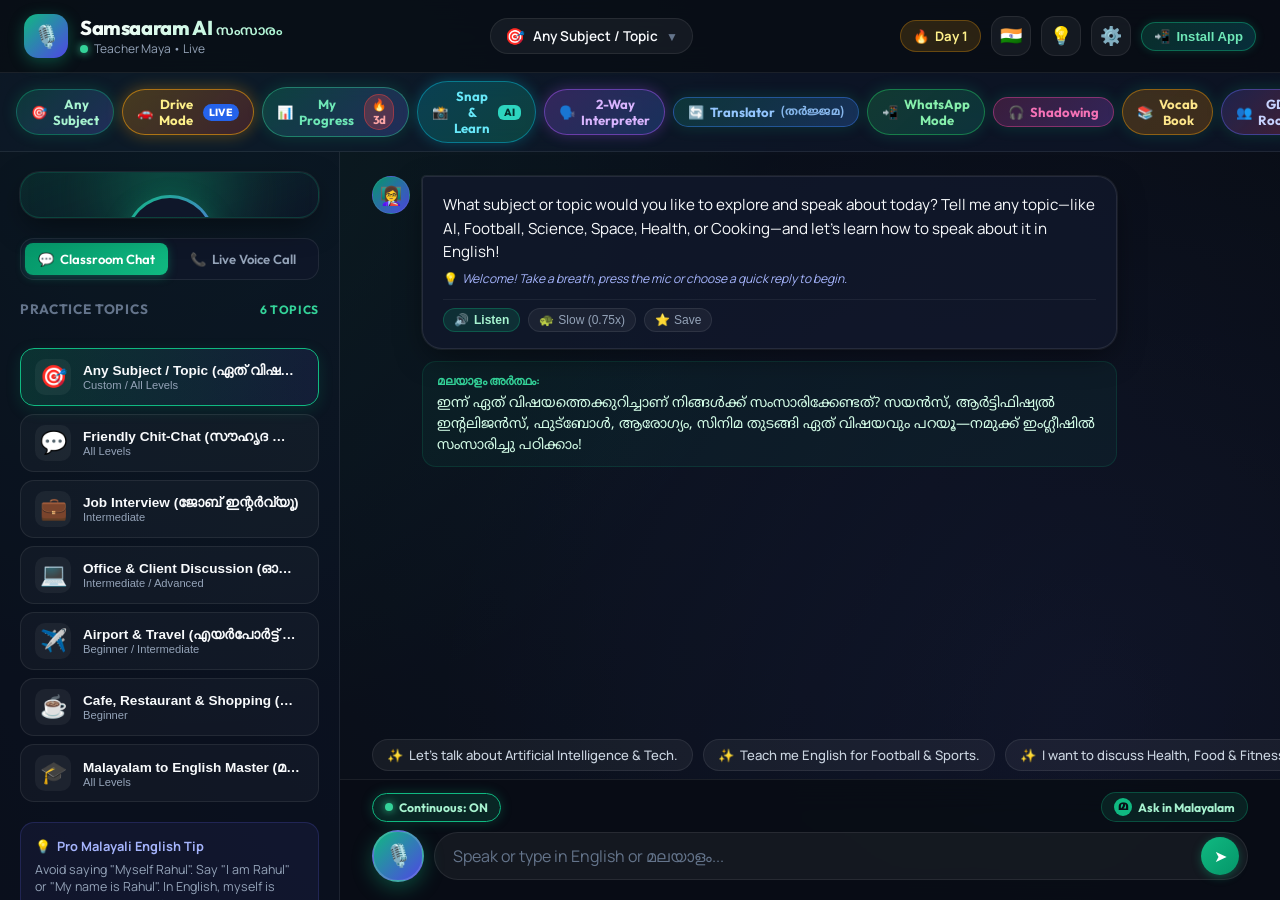
<file: index.html>
<!DOCTYPE html>
<html lang="en">
<head>
  <meta charset="UTF-8">
  <meta name="viewport" content="width=device-width, initial-scale=1.0">
  <title>Samsaaram AI - Live English AI Teacher for Malayalam Speakers</title>
  <meta name="description" content="Master spoken English with Teacher Maya. Real-time bilingual Malayalam-English feedback, voice conversation, interview practice, and grammar guidance.">
  <link rel="manifest" href="manifest.json">
  <meta name="theme-color" content="#030712">
  <meta name="mobile-web-app-capable" content="yes">
  <meta name="apple-mobile-web-app-capable" content="yes">
  <meta name="apple-mobile-web-app-status-bar-style" content="black-translucent">
  <meta name="apple-mobile-web-app-title" content="Samsaaram AI">
  <link rel="apple-touch-icon" sizes="180x180" href="icons/apple-touch-icon.png">
  <link rel="icon" type="image/png" sizes="192x192" href="icons/icon-192.png">
  <link rel="stylesheet" href="style.css?v=2026">
</head>
<body>
  <div class="app-wrapper">
    <!-- Header -->
    <header class="app-header">
      <div class="brand-section">
        <button id="mobileMenuBtn" class="btn-icon-subtle mobile-menu-btn" title="Toggle Scenarios Menu">☰</button>
        <div class="brand-logo-badge">🎙️</div>
        <div class="brand-titles">
          <h1>Samsaaram AI <span class="ml-font" style="font-size: 0.85rem; font-weight: 600; color: #a7f3d0;">സംസാരം</span></h1>
          <div class="brand-sub">
            <span class="status-dot"></span>
            <span>Teacher Maya • Live</span>
          </div>
        </div>
      </div>

      <!-- Current Scenario Indicator / Quick Switcher (Desktop) -->
      <div class="header-center-pill" id="scenarioSelectorBtn" title="Click to change practice topic">
        <span id="activeScenarioIcon">🎯</span>
        <span class="scenario-indicator-text" id="activeScenarioTitle">Any Subject / Topic</span>
        <span style="font-size: 0.75rem; color: var(--text-muted);">▼</span>
      </div>

      <!-- Right Header Actions (Streak, Accent, Settings) -->
      <div class="header-actions">
        <!-- Daily Speaking Streak Pill -->
        <div class="streak-pill" id="streakPillBtn" style="cursor: pointer;" title="Click to view Daily Speaking Challenge & WhatsApp Card">
          <span>🔥</span>
          <span id="streakCount">Day 1</span>
        </div>

        <!-- Quick Accent Switcher Button -->
        <button id="accentQuickBtn" class="btn-icon-subtle" title="Teacher Voice Accent: Click to change">
          <span id="accentFlagIcon">🇮🇳</span>
        </button>

        <button id="helpTipsBtn" class="btn-icon-subtle" title="Malayalam English Tips & Common Mistakes">💡</button>
        <button id="settingsBtn" class="btn-icon-subtle" title="Settings & AI Model">⚙️</button>
        <button id="pwaInstallBtn" class="btn-pwa-badge" title="Install App to iPhone, Android & In-Car Dashboard">
          <span class="pwa-icon">📲</span>
          <span class="pwa-label">Install App</span>
        </button>
      </div>
    </header>

    <!-- Offline Mode Notification Banner -->
    <div id="offlineStatusBar" class="offline-status-bar" style="display: none;">
      <span class="offline-dot"></span>
      <span id="offlineStatusText">📶 Offline Practice Mode Active — Local voice tutor & saved lessons ready!</span>
    </div>

    <!-- Sub-Header Feature Pills Bar: Smooth horizontal touch tray -->
    <nav class="feature-pills-bar" id="featurePillsBar" aria-label="Feature shortcuts">
      <!-- Any Subject Button -->
      <button id="customSubjectBtn" class="btn-subject-glow" title="Ask about ANY subject you want to learn & speak">
        <span>🎯</span> Any Subject
      </button>

      <!-- In-Car Drive Mode (CarPlay & Bluetooth Driving Companion) -->
      <button id="carDriveModeBtn" class="btn-subject-glow btn-drive-glow" title="Open 100% Hands-Free In-Car Drive Mode">
        <span>🚗</span> Drive Mode <span class="badge-car-live">LIVE</span>
      </button>

      <!-- Daily Streak, XP & Progress Dashboard Button -->
      <button id="progressAnalyticsBtn" class="btn-subject-glow btn-analytics-glow" title="View Daily Streak, XP & Pronunciation Analytics">
        <span>📊</span> My Progress <span class="header-streak-badge" id="headerStreakBadge">🔥 3d</span>
      </button>

      <!-- Snap & Learn AI Camera Vision Button -->
      <button id="snapLearnBtn" class="btn-subject-glow btn-camera-glow" title="Snap & Learn: Point camera at any object to learn English">
        <span>📸</span> Snap & Learn <span class="badge-camera-new">AI</span>
      </button>

      <!-- 2-Way Live Walkie-Talkie Interpreter Button -->
      <button id="twoWayInterpreterBtn" class="btn-subject-glow btn-interpreter-glow" title="2-Way Live Walkie-Talkie Speech Interpreter for Travel & Doctor Visits">
        <span>🗣️</span> 2-Way Interpreter
      </button>

      <!-- Live Google-style Bilingual Translator Button -->
      <button id="translatorBtn" class="btn-subject-glow btn-translator-glow" title="Open English ⇄ Malayalam Live Translator">
        <span>🔄</span> Translator <span class="ml-font" style="font-size: 0.72rem; opacity: 0.9;">(തർജ്ജമ)</span>
      </button>

      <!-- WhatsApp Voice-Note Mode Button -->
      <button id="whatsappModeBtn" class="btn-subject-glow btn-whatsapp-glow" title="Practice English voice notes in WhatsApp style">
        <span>📲</span> WhatsApp Mode
      </button>

      <!-- Shadowing Accent Player Button -->
      <button id="shadowingBtn" class="btn-subject-glow btn-shadowing-glow" title="Practice Shadowing Technique">
        <span>🎧</span> Shadowing
      </button>

      <!-- Smart Vocab Book Button -->
      <button id="vocabBookBtn" class="btn-subject-glow btn-vocab-glow" title="Open Saved Phrases & Flashcards Book">
        <span>📚</span> Vocab Book
      </button>

      <!-- AI Group Discussion Button -->
      <button id="gdRoomBtn" class="btn-subject-glow btn-gd-glow" title="Join AI Group Discussion Room">
        <span>👥</span> GD Room
      </button>

      <!-- Free Cloud Deployment Button -->
      <button id="cloudDeployBtn" class="btn-subject-glow btn-deploy-glow" title="Deploy online for free">
        <span>🌐</span> Free Deploy
      </button>
    </nav>

    <!-- Main Stage -->
    <main class="main-stage">
      <!-- Drawer Backdrop for mobile -->
      <div class="drawer-backdrop" id="drawerBackdrop"></div>

      <!-- Left Sidebar: Tutor Avatar & Scenarios -->
      <aside class="left-sidebar" id="sidebarPanel">
        <!-- Tutor Card -->
        <div class="teacher-hero-card" id="teacherCard">
          <div class="avatar-halo-wrapper">
            <div class="avatar-circle">
              <div class="avatar-inner-img">👩‍🏫</div>
            </div>
            <div class="pulse-ring"></div>
            <div class="pulse-ring" style="animation-delay: 0.5s;"></div>
          </div>
          <h2 class="teacher-name">Teacher Maya</h2>
          <div class="teacher-title ml-font">മായ മിസ്സ് (English Mentor)</div>
          <div class="teacher-status-badge" id="tutorStatusText">Ready to Talk</div>

          <!-- Dynamic Audio Visualizer Canvas -->
          <div class="visualizer-box">
            <canvas id="audioVisualizerCanvas" width="280" height="48"></canvas>
          </div>
        </div>

        <!-- View Mode Switch -->
        <div class="view-mode-tabs">
          <button class="mode-tab-btn active" id="tabChatMode">
            <span>💬</span> Classroom Chat
          </button>
          <button class="mode-tab-btn" id="tabLiveCallMode">
            <span>📞</span> Live Voice Call
          </button>
        </div>

        <!-- Scenarios Curriculum -->
        <div class="sidebar-section-title">
          <span>Practice Topics</span>
          <span style="font-size: 0.75rem; color: var(--emerald-400);">6 Topics</span>
        </div>
        <div class="scenarios-list" id="scenariosContainer">
          <!-- Populated by JavaScript -->
        </div>

        <!-- Malayali Common Mistake Quick Tip -->
        <div class="malayali-quick-tip-card">
          <div class="quick-tip-header">
            <span>💡</span> Pro Malayali English Tip
          </div>
          <div class="quick-tip-body" id="dailyMalayalamTip">
            Avoid saying "Myself Rahul". Say "I am Rahul" or "My name is Rahul". In English, myself is never used as the subject!
          </div>
        </div>
      </aside>

      <!-- Right Panel: Conversation -->
      <section class="conversation-panel">
        
        <!-- View 1: Classroom Mode (Messages feed) -->
        <div class="chat-scroll-area" id="chatFeed">
          <!-- Initial Welcome Message from Maya -->
          <div class="message-row tutor-message">
            <div class="msg-avatar">👩‍🏫</div>
            <div class="msg-content-wrapper">
              <div class="msg-bubble">
                Hello! I am Teacher Maya, your personal English speaking partner. Don't worry about making mistakes—feel completely free to talk with me. സുഖമാണോ? How can I help you today?
                <div class="msg-audio-actions">
                  <button class="btn-audio-listen" onclick="speakCurrentText(this.closest('.msg-bubble').childNodes[0].nodeValue)">
                    <span>🔊</span> Listen
                  </button>
                  <button class="btn-slow-replay" onclick="speakCurrentText(this.closest('.msg-bubble').childNodes[0].nodeValue, 0.75)">
                    <span>🐢</span> Slow (0.75x)
                  </button>
                </div>
              </div>
              <div class="ml-translation-card">
                <div class="ml-translation-header">
                  <span>മലയാളം അർത്ഥം:</span>
                </div>
                <div class="ml-translation-text">
                  ഹലോ! ഞാൻ നിങ്ങളുടെ പേഴ്സണൽ ഇംഗ്ലീഷ് സ്പീക്കിംഗ് പാർട്ണർ മായ മിസ്സ് ആണ്. തെറ്റുകൾ വരുമോ എന്ന് ഒട്ടും പേടിക്കണ്ട—എന്നോട് ധൈര്യമായി സംസാരിച്ചു തുടങ്ങൂ. സുഖമാണോ?
                </div>
              </div>
            </div>
          </div>
        </div>

        <!-- View 2: Live Voice Call Mode (FaceTime / WhatsApp AI Call Simulation) -->
        <div class="live-call-container" id="liveCallContainer">
          <!-- Top Call Status Bar -->
          <div class="call-header-status">
            <div class="call-security-badge">
              <span>🔒</span> End-to-End Live Voice • HD
            </div>
            <div class="call-timer-pill" id="callTimerPill">
              <span class="call-recording-dot"></span>
              <span id="callDurationText">00:00</span>
            </div>
            <div class="call-quality-indicator">
              <span>📶</span> <span id="callAiEngineBadge">Gemini AI Live</span>
            </div>
          </div>

          <!-- Central Avatar & Pulsing Voice Stage -->
          <div class="call-stage-center">
            <div class="call-avatar-stage" id="callAvatarStage">
              <div class="call-avatar-halo" id="callAvatarHalo">
                <div class="call-avatar-circle" id="callAvatarBig">
                  👩‍🏫
                </div>
                <!-- Concentric Audio Voice Waves -->
                <div class="call-wave-ring wave-1"></div>
                <div class="call-wave-ring wave-2"></div>
                <div class="call-wave-ring wave-3"></div>
              </div>
            </div>

            <div class="call-caller-info">
              <h2 class="call-teacher-name">Teacher Maya</h2>
              <div class="call-teacher-sub ml-font">മായ മിസ്സ് (Live English Mentor)</div>
              <div class="call-state-pill" id="callStateBadge">
                <span class="state-icon" id="callStateIcon">🎙️</span>
                <span id="callStateText">Ready — Speak Anytime</span>
              </div>
            </div>

            <!-- Live Call Captions Box (English + Malayalam translation) -->
            <div class="call-captions-card" id="callCaptionsCard">
              <div class="call-caption-en" id="callLiveCaptionsEn">
                "Namaskaram! I am Teacher Maya. Speak with me freely in English or Malayalam."
              </div>
              <div class="call-caption-ml ml-font" id="callLiveCaptionsMl">
                നമസ്കാരം! ഞാൻ മായ മിസ്സ്. എന്നോട് ധൈര്യമായി സംസാരിക്കൂ.
              </div>
              
              <!-- Replay & Pronunciation Quick Tool -->
              <div class="call-caption-tools">
                <button type="button" class="btn-caption-tool" id="btnCallReplay" title="Listen again">
                  <span>🔊</span> Replay
                </button>
                <button type="button" class="btn-caption-tool" id="btnCallSlowReplay" title="Slow repeat (0.75x)">
                  <span>🐢</span> Slow (0.75x)
                </button>
              </div>
            </div>
          </div>

          <!-- Bottom Phone Call Control Dock (Real WhatsApp / FaceTime Buttons) -->
          <div class="call-control-dock">
            <!-- Mute Mic Button -->
            <button type="button" class="btn-call-action" id="btnCallMute" title="Mute Microphone">
              <div class="call-action-icon" id="callMuteIcon">🎙️</div>
              <span class="call-action-label" id="callMuteLabel">Mute</span>
            </button>

            <!-- Captions Subtitles Toggle -->
            <button type="button" class="btn-call-action active" id="btnCallSubtitles" title="Toggle Live Malayalam Subtitles">
              <div class="call-action-icon">💬</div>
              <span class="call-action-label">Subtitles</span>
            </button>

            <!-- Speech Speed Toggle (1.0x / 0.8x) -->
            <button type="button" class="btn-call-action" id="btnCallSpeed" title="Teacher Speech Speed">
              <div class="call-action-icon" id="callSpeedIcon">⚡</div>
              <span class="call-action-label" id="callSpeedLabel">0.9x</span>
            </button>

            <!-- Malayalam Hint / Ask Button -->
            <button type="button" class="btn-call-action" id="btnCallMalayalamHint" title="Ask Maya in Malayalam">
              <div class="call-action-icon ml-font" style="font-weight: 800; color: #a7f3d0;">മ</div>
              <span class="call-action-label">Malayalam</span>
            </button>

            <!-- Car Drive Mode Shortcut -->
            <button type="button" class="btn-call-action" id="btnCallCarMode" title="Switch to In-Car Drive Mode">
              <div class="call-action-icon">🚗</div>
              <span class="call-action-label">Car Mode</span>
            </button>

            <!-- End Call / Hang Up Button -->
            <button type="button" class="btn-call-end" id="btnCallEnd" title="End Voice Call">
              <div class="call-end-icon">📞</div>
              <span class="call-action-label" style="color: #f87171;">End Call</span>
            </button>
          </div>
        </div>

        <!-- Quick Reply Suggestions -->
        <div class="quick-replies-tray" id="quickRepliesTray">
          <button class="quick-reply-pill" onclick="sendQuickReply('I am doing great, how are you?')">
            <span>✨</span> I am doing great, how are you?
          </button>
          <button class="quick-reply-pill" onclick="sendQuickReply('I want to improve my spoken English.')">
            <span>✨</span> I want to improve my spoken English.
          </button>
          <button class="quick-reply-pill" onclick="sendQuickReply('സുഖമായിരിക്കുന്നു, താങ്ക് യു!')">
            <span>✨</span> സുഖമായിരിക്കുന്നു, താങ്ക് യു!
          </button>
        </div>

        <!-- Bottom Input & Voice Controls -->
        <div class="bottom-input-container">
          <div class="bottom-input-inner">
            <!-- Micro Accessories Row: Continuous Mode Toggle + Ask in Malayalam -->
            <div class="input-micro-toolbar">
              <button type="button" class="btn-handsfree-pill active" id="handsFreeToggleBtn" title="Continuous conversation without pressing mic every time">
                <span class="handsfree-dot"></span>
                <span id="handsFreeLabel">Continuous: ON</span>
              </button>
              <button class="btn-ask-malayalam-pill" id="askMalayalamBtn" title="Ask Teacher Maya how to say this in English">
                <span class="ml-badge-icon">മ</span>
                <span>Ask in Malayalam</span>
              </button>
            </div>

            <!-- Main Input Row: Mic + Expandable Chat Form -->
            <div class="input-primary-row">
              <!-- Main Microphone Voice Button -->
              <button class="btn-mic-main" id="micToggleBtn" title="Click to Speak / Live Voice">
                <span id="micIcon">🎙️</span>
                <div class="mic-tooltip" id="micTooltip">Click to Speak</div>
              </button>

              <!-- Text Input Form -->
              <form class="input-box-wrapper" id="chatInputForm">
                <input 
                  type="text" 
                  class="chat-input" 
                  id="chatInputField" 
                  placeholder="Speak or type in English or മലയാളം..." 
                  autocomplete="off"
                />
                <button type="submit" class="btn-send" id="sendMessageBtn" title="Send message">
                  ➤
                </button>
              </form>
            </div>
          </div>
        </div>
      </section> <!-- /.conversation-panel -->
    </main>
  </div> <!-- /.app-wrapper -->

  <!-- Settings Modal -->
  <div class="modal-overlay" id="settingsModal">
      <div class="modal-card">
        <div class="modal-header">
          <h3>Tutor Settings & AI Engine</h3>
          <button class="btn-icon-subtle" id="closeSettingsBtn">✕</button>
        </div>
        <div class="modal-body">
          <div class="form-group">
            <div style="display: flex; justify-content: space-between; align-items: center;">
              <label for="geminiApiKeyInput">Google Gemini API Key (Optional)</label>
              <a href="https://aistudio.google.com/app/apikey" target="_blank" rel="noopener noreferrer" style="color: #34d399; font-size: 0.78rem; text-decoration: none; font-weight: 600;">🔑 Get Free API Key ↗</a>
            </div>
            <div style="display: flex; gap: 8px; margin-top: 4px;">
              <input 
                type="password" 
                id="geminiApiKeyInput" 
                placeholder="Paste AI Studio API key (AIzaSy...)" 
                style="flex: 1;"
              />
              <button type="button" id="testGeminiKeyBtn" class="btn-secondary" style="padding: 8px 14px; font-size: 0.8rem; white-space: nowrap;">
                ⚡ Test Key
              </button>
            </div>
            <div id="geminiKeyTestStatus" style="font-size: 0.78rem; min-height: 18px; margin-top: 4px;"></div>
            <span class="form-note">
              Leave empty for the built-in offline engine (zero setup). When provided, Teacher Maya connects directly to Google Gemini Flash for deep bilingual conversational intelligence.
            </span>
          </div>

          <div class="form-group">
            <label for="geminiModelSelect">Gemini AI Model</label>
            <select id="geminiModelSelect">
              <option value="gemini-3.6-flash" selected>Gemini 3.6 Flash (Fastest, Real-Time Speech) 🚀</option>
              <option value="gemini-2.5-flash">Gemini 2.5 Flash (Balanced, Lightweight)</option>
              <option value="gemini-2.5-pro">Gemini 2.5 Pro (Deep Nuance & Advanced Vocabulary)</option>
            </select>
          </div>

          <div class="form-group">
            <label for="learnerLevelSelect">Your English Level</label>
            <select id="learnerLevelSelect">
              <option value="beginner">Beginner (ലളിതമായ വാക്കുകൾ & കൂടുതൽ മലയാളം വിശദീകരണം)</option>
              <option value="intermediate" selected>Intermediate (ദിവസേനയുള്ള സംഭാഷണം & ജോലി ആവശ്യങ്ങൾക്ക്)</option>
              <option value="advanced">Advanced (ഫ്ലൂവൻസി, ഇന്റർനാഷണൽ ആക്സെന്റ് & മീറ്റിംഗുകൾ)</option>
            </select>
          </div>

          <div class="form-group">
            <label for="voiceEngineSelect">Teacher Maya Voice Engine</label>
            <select id="voiceEngineSelect">
              <option value="neural" selected>🎙️ Studio HD Voice (Google Neural AI — Natural & Human) ✨</option>
              <option value="system">📱 Device System Voice (Local Offline Synthesizer)</option>
            </select>
          </div>

          <div class="form-group">
            <label for="voiceAccentSelect">Teacher Voice Accent</label>
            <select id="voiceAccentSelect">
              <option value="en-IN" selected>Indian English (Natural & easy to understand)</option>
              <option value="en-US">US American Accent</option>
              <option value="en-GB">British English Accent</option>
            </select>
          </div>

          <div class="form-group">
            <label for="speechRateSlider">Speech Speed: <span id="speechRateLabel">0.9x</span></label>
            <input type="range" id="speechRateSlider" min="0.6" max="1.3" step="0.1" value="0.9" style="accent-color: var(--emerald-500);">
          </div>
        </div>
        <div class="modal-footer">
          <button class="btn-secondary" id="cancelSettingsBtn">Close</button>
          <button class="btn-primary" id="saveSettingsBtn">Save Preferences</button>
        </div>
      </div>
    </div>

    <!-- Malayali English Tips Modal -->
    <div class="modal-overlay" id="tipsModal">
      <div class="modal-card" style="max-width: 600px;">
        <div class="modal-header">
          <h3>Malayali Common English Pitfalls & Fixes</h3>
          <button class="btn-icon-subtle" id="closeTipsBtn">✕</button>
        </div>
        <div class="modal-body" style="max-height: 480px; overflow-y: auto;">
          <div class="grammar-fix-card" style="margin-top: 0; background: rgba(16, 185, 129, 0.08); border-color: rgba(16, 185, 129, 0.3);">
            <div class="grammar-fix-title" style="color: #6ee7b7;">1. "Yesterday only / Now only"</div>
            <div class="correction-row">
              <div style="color: #fca5a5;">❌ Don't say: "I reached yesterday only."</div>
              <div class="corrected-better">✅ Say: "I reached just yesterday." or "I arrived yesterday."</div>
              <div class="correction-explanation">This happens because in Malayalam we add '-ആണ്' ('ഇന്നലെയാണ്'). In English, use 'just' or leave out 'only'.</div>
            </div>
          </div>

          <div class="grammar-fix-card" style="background: rgba(16, 185, 129, 0.08); border-color: rgba(16, 185, 129, 0.3);">
            <div class="grammar-fix-title" style="color: #6ee7b7;">2. "I have a doubt"</div>
            <div class="correction-row">
              <div style="color: #fca5a5;">❌ Don't say: "Teacher, I have a doubt."</div>
              <div class="corrected-better">✅ Say: "Teacher, I have a question." or "Could you clarify this?"</div>
              <div class="correction-explanation">'Doubt' implies suspicion or disbelief. For learning, always use 'question'.</div>
            </div>
          </div>

          <div class="grammar-fix-card" style="background: rgba(16, 185, 129, 0.08); border-color: rgba(16, 185, 129, 0.3);">
            <div class="grammar-fix-title" style="color: #6ee7b7;">3. "Myself Rahul"</div>
            <div class="correction-row">
              <div style="color: #fca5a5;">❌ Don't say: "Myself Rahul from Kochi."</div>
              <div class="corrected-better">✅ Say: "I am Rahul from Kochi." or "My name is Rahul."</div>
              <div class="correction-explanation">Reflexive pronouns like 'Myself' cannot stand as the subject of a sentence.</div>
            </div>
          </div>

          <div class="grammar-fix-card" style="background: rgba(16, 185, 129, 0.08); border-color: rgba(16, 185, 129, 0.3);">
            <div class="grammar-fix-title" style="color: #6ee7b7;">4. "He didn't came"</div>
            <div class="correction-row">
              <div style="color: #fca5a5;">❌ Don't say: "He didn't came yesterday."</div>
              <div class="corrected-better">✅ Say: "He didn't come yesterday."</div>
              <div class="correction-explanation">Once you use 'did' or 'didn't', the main verb must always be in base form ('come', not 'came').</div>
            </div>
          </div>
        </div>
        <div class="modal-footer">
          <button class="btn-primary" id="gotItTipsBtn">Got it! Let's Practice</button>
        </div>
      </div>
    <!-- Custom Subject Modal -->
    <div class="modal-overlay" id="customSubjectModal">
      <div class="modal-card" style="max-width: 560px;">
        <div class="modal-header">
          <div>
            <h3 style="display: flex; align-items: center; gap: 8px;">
              <span>🎯</span> Ask About Any Subject
            </h3>
            <span class="ml-font" style="font-size: 0.8rem; color: var(--emerald-400);">ഏത് വിഷയവും ചോദിക്കാം, ഇംഗ്ലീഷിൽ സംസാരിച്ചു പഠിക്കാം</span>
          </div>
          <button class="btn-icon-subtle" id="closeCustomSubjectBtn">✕</button>
        </div>
        <div class="modal-body">
          <div class="form-group">
            <label for="customSubjectInput">What topic would you like to discuss today?</label>
            <input 
              type="text" 
              id="customSubjectInput" 
              placeholder="e.g. Artificial Intelligence, Football, Space, Cooking, Electric Cars..."
              autocomplete="off"
            />
          </div>

          <div>
            <label style="font-size: 0.82rem; font-weight: 600; color: var(--text-secondary); margin-bottom: 8px; display: block;">
              Popular Subject Ideas (ക്ലിക്ക് ചെയ്ത് തുടങ്ങാം):
            </label>
            <div style="display: flex; flex-wrap: wrap; gap: 8px;">
              <button type="button" class="subject-quick-tag" onclick="selectSubjectTag('Artificial Intelligence & Tech')">🤖 AI & Tech</button>
              <button type="button" class="subject-quick-tag" onclick="selectSubjectTag('Football & Sports (Messi & Ronaldo)')">⚽ Football & Sports</button>
              <button type="button" class="subject-quick-tag" onclick="selectSubjectTag('Space Exploration & Universe')">🚀 Space & Universe</button>
              <button type="button" class="subject-quick-tag" onclick="selectSubjectTag('Health, Food & Nutrition')">🥗 Health & Food</button>
              <button type="button" class="subject-quick-tag" onclick="selectSubjectTag('Business, Startups & Money')">💼 Business & Money</button>
              <button type="button" class="subject-quick-tag" onclick="selectSubjectTag('Cinema, Acting & Movies')">🎬 Cinema & Music</button>
              <button type="button" class="subject-quick-tag" onclick="selectSubjectTag('Kerala History & Culture')">🌴 Kerala Culture</button>
              <button type="button" class="subject-quick-tag" onclick="selectSubjectTag('Electric Vehicles & Future')">⚡ Electric Cars</button>
            </div>
          </div>

          <div class="malayali-quick-tip-card" style="margin-top: 10px;">
            <div class="quick-tip-header">
              <span>💡</span> How Maya teaches any subject:
            </div>
            <div class="quick-tip-body">
              1. Explains the subject in simple spoken English.<br>
              2. Teaches key technical words with Malayalam meanings.<br>
              3. Asks you an interactive question to practice speaking English about it!
            </div>
          </div>
        </div>
        <div class="modal-footer">
          <button class="btn-secondary" id="cancelCustomSubjectBtn">Cancel</button>
          <button class="btn-primary" id="startCustomSubjectBtn">Start Discussion 🚀</button>
        </div>
      </div>
    </div>

    <!-- AI Group Discussion (GD) Room Modal -->
    <div class="modal-overlay" id="gdModal">
      <div class="modal-card" style="max-width: 720px; width: 95%;">
        <div class="modal-header">
          <div>
            <h3 style="display: flex; align-items: center; gap: 8px;">
              <span>👥</span> AI Group Discussion (GD) Room
            </h3>
            <span class="ml-font" style="font-size: 0.8rem; color: #a5b4fc;">ക്യാമ്പസ് പ്ലേസ്‌മെന്റ് & MNC ജോബ് ഇന്റർവ്യൂ GD പരിശീലനം</span>
          </div>
          <button class="btn-icon-subtle" id="closeGdBtn">✕</button>
        </div>

        <div class="modal-body" style="gap: 14px; max-height: 70vh; overflow-y: auto;">
          <!-- Topic Selector -->
          <div class="form-group">
            <label for="gdTopicSelect">Select GD Topic:</label>
            <select id="gdTopicSelect">
              <option value="ai_jobs">Will AI Replace Human Jobs or Create New Careers?</option>
              <option value="remote_work">Work From Home vs Returning to Office</option>
              <option value="abroad_vs_india">Higher Studies & Careers Abroad vs Building Career in India</option>
            </select>
          </div>

          <!-- 4 Active Participants -->
          <div class="gd-participants-bar">
            <div class="gd-participant-badge active" id="badgeMaya">
              <div class="gd-avatar-dot">👩‍🏫</div>
              <div class="gd-user-meta">
                <div class="gd-user-name">Maya</div>
                <div class="gd-user-role">Moderator</div>
              </div>
            </div>
            <div class="gd-participant-badge" id="badgeArjun">
              <div class="gd-avatar-dot">👨‍💻</div>
              <div class="gd-user-meta">
                <div class="gd-user-name">Arjun</div>
                <div class="gd-user-role">Data / Tech</div>
              </div>
            </div>
            <div class="gd-participant-badge" id="badgeSneha">
              <div class="gd-avatar-dot">👩‍💼</div>
              <div class="gd-user-meta">
                <div class="gd-user-name">Sneha</div>
                <div class="gd-user-role">Strategy</div>
              </div>
            </div>
            <div class="gd-participant-badge" id="badgeUser">
              <div class="gd-avatar-dot">👤</div>
              <div class="gd-user-meta">
                <div class="gd-user-name">You</div>
                <div class="gd-user-role">Participant</div>
              </div>
            </div>
          </div>

          <!-- GD Transcript Feed -->
          <div class="gd-feed-box" id="gdFeedBox">
            <!-- Populated by gdRoom.js -->
          </div>

          <!-- Polite GD Phrase Suggestions -->
          <div>
            <span style="font-size: 0.78rem; font-weight: 700; color: #a5b4fc; margin-bottom: 6px; display: block;">
              Polite Interruption & Entry Phrases (ക്ലിക്ക് ചെയ്ത് പറയാം):
            </span>
            <div class="quick-replies-tray" id="gdQuickPhrases" style="padding: 0; margin-bottom: 10px;">
              <!-- Populated dynamically -->
            </div>
          </div>
        </div>

        <div class="modal-footer" style="justify-content: space-between;">
          <button class="btn-secondary" id="nextTurnBtn">Next Speaker Turn ⏭️</button>
          <div style="display: flex; gap: 8px;">
            <button class="btn-primary" id="userSpeakGdBtn">🎙️ Speak Your Turn</button>
          </div>
        </div>
      </div>
    </div>

    <!-- Daily 2-Minute Speaking Challenge & WhatsApp Share Modal -->
    <div class="modal-overlay" id="dailyChallengeModal">
      <div class="modal-card" style="max-width: 620px; width: 95%;">
        <div class="modal-header">
          <div>
            <h3 style="display: flex; align-items: center; gap: 8px;">
              <span>🏆</span> Daily 2-Minute Speaking Challenge
            </h3>
            <span class="ml-font" style="font-size: 0.8rem; color: #fbbf24;">ദിവസേനയുള്ള സ്പീക്കിംഗ് മിഷൻ & വാട്സാപ്പ് കാർഡ്</span>
          </div>
          <button class="btn-icon-subtle" id="closeDailyChallengeBtn">✕</button>
        </div>

        <div class="modal-body" style="gap: 16px; text-align: center;">
          <div class="challenge-mission-card">
            <div style="font-size: 0.8rem; font-weight: 700; color: #fbbf24; text-transform: uppercase;">
              Day <span id="challengeDayNum">1</span> of 30
            </div>
            <h4 style="font-size: 1.2rem; color: #f8fafc; margin: 4px 0;" id="challengeTitleText">Introduce Yourself Like a Pro</h4>
            <p style="font-size: 0.85rem; color: #94a3b8;" id="challengeTargetText">
              Speak for 60-90 seconds without saying 'Myself Rahul'. Use 'I am' or 'My name is'.
            </p>
          </div>

          <!-- WhatsApp Graphic Canvas -->
          <div style="display: flex; justify-content: center; margin: 10px 0;">
            <canvas id="shareCardCanvas" width="600" height="600" style="max-width: 100%; border-radius: 14px; box-shadow: 0 10px 30px rgba(0,0,0,0.5);"></canvas>
          </div>

          <!-- Challenge Actions -->
          <div style="display: flex; gap: 10px; justify-content: center; flex-wrap: wrap;">
            <button class="btn-primary" id="shareWhatsAppBtn" style="background: linear-gradient(135deg, #25D366, #128C7E);">
              <span>📲</span> Share to WhatsApp Status
            </button>
            <button class="btn-secondary" id="downloadCardBtn">
              <span>⬇️</span> Download Card Image
            </button>
          </div>
        </div>
      </div>
    </div>

    <!-- Quick Accent Switcher Modal -->
    <div class="modal-overlay" id="accentModal">
      <div class="modal-card" style="max-width: 440px;">
        <div class="modal-header">
          <h3>Choose Teacher Accent</h3>
          <button class="btn-icon-subtle" id="closeAccentModalBtn">✕</button>
        </div>
        <div class="modal-body" style="gap: 10px;">
          <button class="accent-option-item selected" onclick="switchAccent('en-IN', '🇮🇳', 'Indian English')">
            <span style="font-size: 26px;">🇮🇳</span>
            <div style="text-align: left;">
              <div style="font-weight: 700; color: #f8fafc;">Indian English (Natural)</div>
              <div style="font-size: 0.75rem; color: #94a3b8;">Warm, Kerala-friendly pronunciation</div>
            </div>
          </button>

          <button class="accent-option-item" onclick="switchAccent('en-US', '🇺🇸', 'US American English')">
            <span style="font-size: 26px;">🇺🇸</span>
            <div style="text-align: left;">
              <div style="font-weight: 700; color: #f8fafc;">US American English</div>
              <div style="font-size: 0.75rem; color: #94a3b8;">For Tech, MNCs & International Clients</div>
            </div>
          </button>

          <button class="accent-option-item" onclick="switchAccent('en-GB', '🇬🇧', 'British English')">
            <span style="font-size: 26px;">🇬🇧</span>
            <div style="text-align: left;">
              <div style="font-weight: 700; color: #f8fafc;">British English (UK)</div>
              <div style="font-size: 0.75rem; color: #94a3b8;">For IELTS, OET, and UK Nursing exams</div>
            </div>
          </button>

          <button class="accent-option-item" onclick="switchAccent('en-IN', '🇦🇪', 'Gulf / Middle East English')">
            <span style="font-size: 26px;">🇦🇪</span>
            <div style="text-align: left;">
              <div style="font-weight: 700; color: #f8fafc;">Gulf / Middle East English</div>
              <div style="font-size: 0.75rem; color: #94a3b8;">For Dubai, Qatar & Saudi workplace</div>
            </div>
          </button>
        </div>
      </div>
    </div>

    <!-- Live Bilingual Translator Modal (Like Google Translate) -->
    <div class="modal-overlay" id="translatorModal">
      <div class="modal-card" style="max-width: 680px; width: 95%;">
        <div class="modal-header">
          <div>
            <h3 style="display: flex; align-items: center; gap: 8px;">
              <span>🔄</span> Live English ⇄ Malayalam Translator
            </h3>
            <span class="ml-font" style="font-size: 0.8rem; color: #93c5fd;">ഗൂഗിൾ ട്രാൻസ്ലേറ്റർ പോലെ തത്സമയം വിവർത്തനം ചെയ്യാം & കേട്ടുപഠിക്കാം</span>
          </div>
          <button class="btn-icon-subtle" id="closeTranslatorBtn">✕</button>
        </div>

        <div class="modal-body" style="gap: 16px;">
          <!-- Language Bar with Swap Button -->
          <div class="translator-lang-bar">
            <span class="lang-label active" id="sourceLangLabel">English (ഇംഗ്ലീഷ്)</span>
            <button type="button" class="btn-swap-lang" id="swapLangBtn" title="Swap Languages (ഭാഷ മാറ്റുക)">
              ⇄
            </button>
            <span class="lang-label active" id="targetLangLabel">Malayalam (മലയാളം)</span>
          </div>

          <!-- Input Text Box -->
          <div class="translator-box">
            <textarea 
              id="translatorInput" 
              rows="3" 
              placeholder="Type or speak in English (or Malayalam / Manglish)..."
              class="translator-textarea"
            ></textarea>
            <div class="translator-box-controls">
              <div style="display: flex; gap: 6px;">
                <button type="button" class="btn-icon-subtle" id="translatorMicBtn" title="Speak into microphone">
                  <span>🎙️</span>
                </button>
                <button type="button" class="btn-icon-subtle" id="clearTranslatorInputBtn" title="Clear text">
                  <span>✕</span>
                </button>
              </div>
              <button type="button" class="btn-primary" id="doTranslateBtn" style="padding: 6px 16px;">
                Translate ➔
              </button>
            </div>
          </div>

          <!-- Output Translated Box -->
          <div class="translator-output-card">
            <div class="translator-output-header">
              <span style="font-weight: 700; font-size: 0.82rem; color: #93c5fd;" id="translationEngineBadge">Translated Output:</span>
              <div style="display: flex; gap: 6px;">
                <button type="button" class="btn-audio-listen" id="listenTranslationBtn" title="Listen to translation">
                  <span>🔊</span> Listen
                </button>
                <button type="button" class="btn-slow-replay" id="copyTranslationBtn" title="Copy text">
                  <span>📋</span> Copy
                </button>
              </div>
            </div>
            <div class="translator-output-text" id="translatorOutputText">
              ഇവിടെ വിവർത്തനം തത്സമയം ലഭ്യമാകും...
            </div>
          </div>

          <!-- Practice with Maya Prompt -->
          <div style="display: flex; align-items: center; justify-content: space-between; background: rgba(16, 185, 129, 0.08); border: 1px solid rgba(16, 185, 129, 0.2); padding: 10px 14px; border-radius: var(--radius-md);">
            <div style="font-size: 0.82rem; color: #a7f3d0;">
              💡 <strong>Want to practice saying this?</strong> Maya can coach you!
            </div>
            <button type="button" class="btn-primary" id="practiceWithMayaBtn" style="font-size: 0.8rem; padding: 6px 12px;">
              Practice with Maya 👩‍🏫
            </button>
          </div>

          <!-- Quick Phrases -->
          <div>
            <span style="font-size: 0.78rem; font-weight: 700; color: var(--text-secondary); margin-bottom: 6px; display: block;">
              Daily Quick Phrases (ക്ലിക്ക് ചെയ്ത് തർജ്ജമ ചെയ്യാം):
            </span>
            <div class="quick-replies-tray" style="padding: 0;">
              <button type="button" class="quick-reply-pill" onclick="quickTranslatePhrase('Where is the nearest railway station?')">Where is the nearest railway station?</button>
              <button type="button" class="quick-reply-pill" onclick="quickTranslatePhrase('How much does this cost?')">How much does this cost?</button>
              <button type="button" class="quick-reply-pill" onclick="quickTranslatePhrase('I won\'t be able to come tomorrow.')">I won't be able to come tomorrow.</button>
              <button type="button" class="quick-reply-pill" onclick="quickTranslatePhrase('Please call me back later.')">Please call me back later.</button>
            </div>
          </div>
        </div>
      </div>
    </div>

    <!-- WhatsApp Voice-Note Mode Modal -->
    <div class="modal-overlay" id="whatsappModal">
      <div class="modal-card whatsapp-theme-card" style="max-width: 580px; width: 95%; background: #0b141a; border: 1px solid #1f2c34;">
        <div class="whatsapp-header">
          <div style="display: flex; align-items: center; gap: 10px;">
            <div class="whatsapp-avatar">👩‍🏫</div>
            <div>
              <div style="font-weight: 700; color: #e9edef; font-size: 1rem;">Teacher Maya</div>
              <div style="font-size: 0.75rem; color: #25d366; display: flex; align-items: center; gap: 4px;">
                <span class="online-dot"></span> online • Voice Tutor
              </div>
            </div>
          </div>
          <div style="display: flex; align-items: center; gap: 8px;">
            <button class="wa-speed-pill" id="waSpeedBtn" title="Change Voice Playback Speed">1.0x</button>
            <button class="btn-icon-subtle" id="closeWhatsAppBtn" style="color: #8696a0;">✕</button>
          </div>
        </div>

        <div class="whatsapp-body">
          <div class="whatsapp-info-banner">
            <span>🔒</span> വാട്സാപ്പിൽ സുഹൃത്തുക്കളോട് സംസാരിക്കുന്നതുപോലെ മായ മിസ്സിനോട് വോയ്‌സ് നോട്ടുകൾ അയച്ച് ശീലിക്കാം.
          </div>

          <!-- WhatsApp Voice Feed -->
          <div class="whatsapp-feed" id="whatsappFeed">
            <!-- Populated dynamically -->
          </div>

          <!-- Quick WhatsApp Topics -->
          <div class="wa-quick-tray" id="waQuickTopics">
            <span style="font-size: 0.72rem; color: #8696a0; display: block; margin-bottom: 4px;">Quick Voice Note Topics:</span>
            <div style="display: flex; gap: 6px; overflow-x: auto; padding-bottom: 4px;">
              <button class="wa-quick-chip" onclick="quickWhatsAppTopic('Tell me about your favorite food in Kerala.')">🍲 Favorite Food</button>
              <button class="wa-quick-chip" onclick="quickWhatsAppTopic('What are your plans for this weekend?')">🏖️ Weekend Plans</button>
              <button class="wa-quick-chip" onclick="quickWhatsAppTopic('Tell me about your job or college studies.')">💼 Job / Studies</button>
            </div>
          </div>

          <!-- Voice Recording Tray -->
          <div class="whatsapp-footer">
            <div class="wa-record-status" id="waRecordStatus">
              <span class="wa-rec-indicator" id="waRecIndicator"></span>
              <span id="waTimerDisplay">0:00</span>
              <span id="waStatusHint" style="font-size: 0.75rem; color: #8696a0;">Tap mic to speak</span>
            </div>
            <button class="wa-mic-btn" id="waRecordBtn" title="Tap to record voice note">
              <span id="waMicIcon">🎙️</span>
            </button>
          </div>
        </div>
      </div>
    </div>

    <!-- Shadowing Accent Player Modal -->
    <div class="modal-overlay" id="shadowingModal">
      <div class="modal-card" style="max-width: 680px; width: 95%;">
        <div class="modal-header">
          <div>
            <h3 style="display: flex; align-items: center; gap: 8px;">
              <span>🎧</span> "Shadowing" Accent & Fluency Player
            </h3>
            <span class="ml-font" style="font-size: 0.8rem; color: #f472b6;">കേൾക്കുക ➔ കൂടെപ്പറയുക ➔ ഉച്ചാരണം തിരുത്തുക</span>
          </div>
          <button class="btn-icon-subtle" id="closeShadowingBtn">✕</button>
        </div>

        <div class="modal-body" style="gap: 16px;">
          <!-- Drill Selector -->
          <div class="form-group">
            <label for="shadowingDrillSelect">Choose Practice Drill:</label>
            <select id="shadowingDrillSelect">
              <option value="0">1. P vs F & V vs W Traps (Kerala Accent Drills)</option>
              <option value="1">2. Sharing Your Opinion Politely (Office Meetings)</option>
              <option value="2">3. Ordering Coffee & Asking Questions (Travel English)</option>
              <option value="3">4. Explaining Your Background (Job Interview)</option>
              <option value="4">5. Natural Spoken English (Daily Expression)</option>
            </select>
          </div>

          <!-- Sentence Display Card -->
          <div class="shadowing-card">
            <div class="shadowing-badge" id="shadowingCategoryBadge">Kerala Accent Traps</div>
            <div class="shadowing-target-text" id="shadowingTargetText">
              "We should focus on specific professional values."
            </div>
            <div class="shadowing-target-ml" id="shadowingTargetMl">
              നമ്മൾ കൃത്യമായ തൊഴിൽപരമായ മൂല്യങ്ങളിൽ ശ്രദ്ധ കേന്ദ്രീകരിക്കണം.
            </div>
            <div class="shadowing-phonetic-pill" id="shadowingPhoneticPill">
              🎯 Focus: <span>Focus (ഫോക്കസ് - not പോക്കസ്), Specific (സ്പെസിഫിക്)</span>
            </div>
          </div>

          <!-- Controls & 3-2-1 Countdown -->
          <div style="display: flex; flex-direction: column; align-items: center; gap: 12px; margin: 8px 0;">
            <div id="shadowingCountdown" class="shadowing-countdown" style="display: none;">3</div>

            <div style="display: flex; gap: 12px; justify-content: center; flex-wrap: wrap;">
              <button class="btn-secondary" id="listenShadowingBtn" style="padding: 10px 18px; font-weight: 600;">
                <span>🔊</span> 1. Listen to Maya (പതുക്കെ കേൾക്കാം)
              </button>
              <button class="btn-primary" id="recordShadowingBtn" style="background: linear-gradient(135deg, #ec4899, #a855f7); padding: 10px 22px; font-weight: 700;">
                <span>🎙️</span> 2. Echo & Repeat (കൂടെപ്പറയൂ)
              </button>
            </div>
          </div>

          <!-- Word-by-Word Analysis Result Box -->
          <div class="shadowing-analysis-box" id="shadowingAnalysisBox" style="display: none;">
            <div style="display: flex; justify-content: space-between; align-items: center; margin-bottom: 8px;">
              <span style="font-weight: 700; font-size: 0.85rem; color: #a5b4fc;">Word-by-Word Analysis (വാക്കുകളുടെ കൃത്യത):</span>
              <span class="shadowing-score-badge" id="shadowingScoreBadge">92% Match</span>
            </div>
            <div class="shadowing-words-flow" id="shadowingWordsFlow">
              <!-- Rendered word badges -->
            </div>
            <div class="shadowing-tip-ml" id="shadowingTipMl">
              <!-- Malayalam coach feedback -->
            </div>
          </div>
        </div>
      </div>
    </div>

    <!-- Smart Vocabulary & Saved Phrases Book Modal -->
    <div class="modal-overlay" id="vocabModal">
      <div class="modal-card" style="max-width: 680px; width: 95%;">
        <div class="modal-header">
          <div>
            <h3 style="display: flex; align-items: center; gap: 8px;">
              <span>📚</span> Smart Vocabulary & Saved Phrases Book
            </h3>
            <span class="ml-font" style="font-size: 0.8rem; color: #fde68a;">സ്വന്തം ഡിക്ഷണറി & ഫ്ലാഷ് കാർഡുകൾ</span>
          </div>
          <button class="btn-icon-subtle" id="closeVocabBtn">✕</button>
        </div>

        <div class="modal-body" style="gap: 14px;">
          <!-- Mode Tabs: List View vs Flashcards -->
          <div style="display: flex; justify-content: space-between; align-items: center; flex-wrap: wrap; gap: 10px;">
            <div class="vocab-mode-tabs">
              <button class="vocab-tab-btn active" id="vocabListViewBtn">📖 Phrase List (<span id="vocabTotalCount">4</span>)</button>
              <button class="vocab-tab-btn" id="vocabFlashcardViewBtn">🎴 Flashcard Quiz</button>
            </div>

            <!-- Filter Tag Select -->
            <select id="vocabFilterSelect" style="padding: 6px 12px; border-radius: 8px; background: rgba(255,255,255,0.06); border: 1px solid rgba(255,255,255,0.1); color: #f8fafc; font-size: 0.8rem;">
              <option value="all">All Tags</option>
              <option value="Grammar Pitfall">Grammar Pitfalls</option>
              <option value="Daily Spoken">Daily Spoken</option>
              <option value="Job & Meeting">Job & Meeting</option>
            </select>
          </div>

          <!-- LIST VIEW CONTAINER -->
          <div id="vocabListContainer" style="display: flex; flex-direction: column; gap: 10px; max-height: 55vh; overflow-y: auto;">
            <!-- Rendered by vocabBook.js -->
          </div>

          <!-- FLASHCARD VIEW CONTAINER -->
          <div id="vocabFlashcardContainer" style="display: none; flex-direction: column; align-items: center; gap: 16px; padding: 20px 0;">
            <div class="flashcard-counter" id="fcCounter">Card 1 of 4</div>
            <div class="flashcard-3d" id="flashcardBox">
              <div class="flashcard-inner" id="flashcardInner">
                <div class="flashcard-front">
                  <div class="fc-tag" id="fcFrontTag">Daily Spoken</div>
                  <div class="fc-text" id="fcFrontText">I won't be able to make it today.</div>
                  <div class="fc-hint">💡 Tap to flip card (അർത്ഥം കാണാൻ ക്ലിക്ക് ചെയ്യൂ)</div>
                </div>
                <div class="flashcard-back">
                  <div class="fc-tag">Malayalam Meaning</div>
                  <div class="fc-text-ml" id="fcBackText">എനിക്ക് ഇന്ന് വരാൻ സാധിക്കില്ല.</div>
                  <button class="btn-audio-listen" id="fcListenBtn" style="margin-top: 10px;"><span>🔊</span> Listen Pronunciation</button>
                </div>
              </div>
            </div>

            <!-- Flashcard Actions -->
            <div style="display: flex; gap: 10px; justify-content: center; flex-wrap: wrap;">
              <button class="btn-secondary" id="fcFlipBtn">🔄 Flip Card</button>
              <button class="btn-secondary" id="fcReviewBtn" style="color: #fbbf24; border-color: rgba(251, 191, 36, 0.4);">🔁 Need Review</button>
              <button class="btn-primary" id="fcMasteredBtn" style="background: #10b981;">✅ Mastered</button>
              <button class="btn-secondary" id="fcNextBtn">Next ➔</button>
            </div>
          </div>
        </div>
      </div>
    </div>

    <!-- Free Cloud Deployment Guide Modal -->
    <div class="modal-overlay" id="deployModal">
      <div class="modal-card" style="max-width: 650px; width: 95%;">
        <div class="modal-header">
          <div>
            <h3 style="display: flex; align-items: center; gap: 8px;">
              <span>🌐</span> Free Cloud Deployment Guide
            </h3>
            <span class="ml-font" style="font-size: 0.8rem; color: #7dd3fc;">ലോകത്ത് എവിടെ നിന്നും iPhone & Android-ൽ ഉപയോഗിക്കാം (100% Free HTTPS)</span>
          </div>
          <button class="btn-icon-subtle" id="closeDeployBtn">✕</button>
        </div>

        <div class="modal-body" style="gap: 16px; max-height: 65vh; overflow-y: auto;">
          <!-- Option 1: Netlify Drop (Fastest) -->
          <div class="deploy-option-card" style="background: rgba(16, 185, 129, 0.08); border-color: rgba(16, 185, 129, 0.3);">
            <div style="display: flex; align-items: center; justify-content: space-between;">
              <div style="font-weight: 700; color: #34d399; font-size: 1rem;">🚀 Option 1: Netlify Drop (30 Seconds - Drag & Drop)</div>
              <span class="badge-recom">Recommended</span>
            </div>
            <p style="font-size: 0.85rem; color: #94a3b8; margin: 6px 0;">
              കോഡിംഗ് ഒന്നും ചെയ്യാതെ ഫ്രീയായി ഒരു ലിങ്ക് ലഭിക്കാൻ:
            </p>
            <ol style="font-size: 0.82rem; color: #f8fafc; padding-left: 18px; line-height: 1.6;">
              <li>ബ്രൗസറിൽ <strong>app.netlify.com/drop</strong> തുറക്കുക (Free Signup).</li>
              <li>കമ്പ്യൂട്ടറിലെ പ്രൊജക്റ്റ് ഫോൾഡർ (<code>f:\PY\EN</code>) മുഴുവനായി ഡ്രാഗ് ചെയ്ത് ബ്രൗസറിലേക്ക് ഇടുക.</li>
              <li>10 സെക്കൻഡിൽ നിങ്ങൾക്ക് ഒരു സ്ഥിരം HTTPS ലിങ്ക് ലഭിക്കും (ഉദാ: <code>https://samsaaram-ai.netlify.app</code>)!</li>
            </ol>
          </div>

          <!-- Option 2: GitHub Pages -->
          <div class="deploy-option-card">
            <div style="font-weight: 700; color: #93c5fd; font-size: 0.95rem;">🐙 Option 2: GitHub Pages (Permanent Free Hosting)</div>
            <p style="font-size: 0.82rem; color: #94a3b8; margin: 6px 0;">
              GitHub-ലേക്ക് പുഷ് ചെയ്ത് Settings ➔ Pages വഴി സൗജന്യമായി പബ്ലിഷ് ചെയ്യാം.
            </p>
            <pre style="background: rgba(0,0,0,0.5); padding: 8px; border-radius: 6px; font-size: 0.75rem; color: #a5b4fc; overflow-x: auto;">git init && git add . && git commit -m "Deploy Samsaaram AI"
git branch -M main && git remote add origin &lt;YOUR_REPO_URL&gt;
git push -u origin main</pre>
          </div>

          <!-- Option 3: Real Phone Telegram Bot Bridge -->
          <div class="deploy-option-card">
            <div style="font-weight: 700; color: #fde68a; font-size: 0.95rem;">📲 Real Phone Telegram Bot Bridge (വാട്സാപ്പ് & ടെലിഗ്രാം ബോട്ട്)</div>
            <p style="font-size: 0.82rem; color: #cbd5e1; margin: 4px 0;">
              നിങ്ങളുടെ ഫോണിലെ ടെലിഗ്രാമിൽ നിന്നും യഥാർത്ഥ വോയ്‌സ് നോട്ടുകൾ അയച്ച് പ്രാക്ടീസ് ചെയ്യാൻ:
            </p>
            <div style="font-size: 0.8rem; color: #94a3b8;">
              പ്രൊജക്റ്റിലുള്ള <code>telegram_bot.py</code> ഫയലിൽ നിങ്ങളുടെ Bot Token നൽകി റൺ ചെയ്യുക:
              <pre style="background: rgba(0,0,0,0.5); padding: 8px; border-radius: 6px; font-size: 0.75rem; color: #fbbf24; margin-top: 4px;">set TELEGRAM_BOT_TOKEN="your_token"
python telegram_bot.py</pre>
            </div>
          </div>
        </div>

        <div class="modal-footer" style="justify-content: space-between;">
          <a href="DEPLOYMENT_GUIDE.md" target="_blank" style="font-size: 0.82rem; color: #7dd3fc; text-decoration: underline;">📖 Open Full Deployment Guide (English & Malayalam)</a>
          <button class="btn-primary" id="closeDeployModalBtn">Done</button>
        </div>
      </div>
    </div>

    <!-- Daily Streak, XP & Pronunciation Progress Analytics Modal -->
    <div class="modal-overlay" id="progressAnalyticsModal">
      <div class="modal-card" style="max-width: 740px; width: 95%;">
        <div class="modal-header">
          <div>
            <h3 style="display: flex; align-items: center; gap: 8px;">
              <span>📊</span> Spoken English Mastery Dashboard
            </h3>
            <span class="ml-font" style="font-size: 0.8rem; color: #34d399;">നിങ്ങളുടെ ഇംഗ്ലീഷ് സ്പീക്കിംഗ് പുരോഗതി & ഡെയ്‌ലി സ്ട്രീക്ക്</span>
          </div>
          <button class="btn-icon-subtle" id="closeProgressModalBtn">✕</button>
        </div>

        <div class="modal-body" style="gap: 18px;">
          <!-- Level & XP Hero Card -->
          <div class="progress-hero-card">
            <div class="progress-level-row">
              <div class="level-badge-pill" id="dashboardLevelBadge">Level 1</div>
              <div class="level-title-wrap">
                <div class="level-title-en" id="dashboardLevelTitle">Beginner Explorer</div>
                <div class="level-title-ml ml-font" id="dashboardLevelTitleMl">തുടക്കക്കാരൻ</div>
              </div>
              <div class="streak-fire-pill" id="dashboardStreakPill">
                <span>🔥</span> <strong id="dashboardStreakCount">3</strong> Days Streak
              </div>
            </div>

            <!-- XP Progress Bar -->
            <div class="xp-bar-container">
              <div class="xp-bar-header">
                <span style="font-size: 0.8rem; color: #94a3b8;">Level Progress</span>
                <span style="font-size: 0.82rem; font-weight: 700; color: #a7f3d0;" id="dashboardXpText">120 / 200 XP</span>
              </div>
              <div class="xp-progress-track">
                <div class="xp-progress-fill" id="dashboardXpFill" style="width: 60%;"></div>
              </div>
            </div>
          </div>

          <!-- 4-Grid Key Stats -->
          <div class="stats-grid-4">
            <div class="stat-card">
              <div class="stat-icon">🗣️</div>
              <div class="stat-value" id="statMinutesSpoken">6.0</div>
              <div class="stat-label">Mins Spoken</div>
              <div class="stat-sub ml-font">സംസാരിച്ച സമയം</div>
            </div>
            <div class="stat-card">
              <div class="stat-icon">🎯</div>
              <div class="stat-value" id="statMessagesSpoken">8</div>
              <div class="stat-label">Sentences Practiced</div>
              <div class="stat-sub ml-font">വാക്യങ്ങൾ</div>
            </div>
            <div class="stat-card">
              <div class="stat-icon">✨</div>
              <div class="stat-value" id="statGrammarFixes">5</div>
              <div class="stat-label">Grammar Mastered</div>
              <div class="stat-sub ml-font">തിരുത്തലുകൾ</div>
            </div>
            <div class="stat-card">
              <div class="stat-icon">📚</div>
              <div class="stat-value" id="statVocabSaved">6</div>
              <div class="stat-label">Vocab Saved</div>
              <div class="stat-sub ml-font">പുതിയ വാക്കുകൾ</div>
            </div>
          </div>

          <!-- Malayali Accent & Phonetics Diagnostic Report -->
          <div class="accent-diagnostic-section">
            <div style="font-weight: 700; font-size: 0.95rem; color: #f8fafc; margin-bottom: 4px; display: flex; align-items: center; gap: 6px;">
              <span>🎯</span> Malayali Accent & Pronunciation Diagnostic Report
            </div>
            <p style="font-size: 0.78rem; color: #94a3b8; margin-bottom: 12px;" class="ml-font">
              മലയാളികൾക്ക് സാധാരണ തെറ്റുന്ന പ്രത്യേക ശബ്ദങ്ങളുടെ പ്രാവീണ്യം:
            </p>

            <div class="phonetics-bars-list" id="phoneticsBarsList">
              <!-- Rendered via JS -->
            </div>
          </div>

          <!-- Weekly Practice Chart & Badges -->
          <div class="weekly-badges-row">
            <!-- Weekly Chart -->
            <div class="weekly-chart-box">
              <div style="font-weight: 700; font-size: 0.88rem; color: #cbd5e1; margin-bottom: 8px;">
                📅 Weekly Activity (വാരാന്ത്യ പ്രാക്ടീസ്)
              </div>
              <div class="weekly-bars-container" id="weeklyBarsContainer">
                <!-- 7 days bars -->
              </div>
            </div>

            <!-- Milestone Badges -->
            <div class="badges-box">
              <div style="font-weight: 700; font-size: 0.88rem; color: #cbd5e1; margin-bottom: 8px;">
                🏆 Achievements & Badges
              </div>
              <div class="badges-grid-list" id="badgesGridList">
                <!-- Badges -->
              </div>
            </div>
          </div>
        </div>

        <div class="modal-footer" style="justify-content: space-between;">
          <span style="font-size: 0.78rem; color: #94a3b8;">
            💡 Tip: Keep practicing daily voice calls to unlock Master Level!
          </span>
          <button class="btn-primary" id="doneProgressModalBtn">Keep Practicing 🚀</button>
        </div>
      </div>
    </div>

    <!-- 🚗 In-Car Drive Mode (CarPlay & Bluetooth Driving Companion Overlay) -->
    <div class="car-drive-overlay" id="carDriveModeModal">
      <!-- Top Driver Status Bar -->
      <div class="car-top-bar">
        <div class="car-bt-badge">
          <span>🚗</span> <strong>CarPlay / Bluetooth Audio</strong>
        </div>
        <div class="car-wake-badge" id="carWakeLockBadge">
          <span>🔆</span> Screen Kept Awake
        </div>
        <div class="car-timer-badge">
          <span class="call-recording-dot"></span>
          <span id="carDriveTimer">00:00</span>
        </div>
        <button class="btn-exit-drive" id="exitCarDriveBtn" title="Exit Car Drive Mode">
          <span>✕</span> Exit Drive Mode
        </button>
      </div>

      <!-- Main In-Car Center Stage -->
      <div class="car-center-stage">
        <!-- Giant Glowing Driver Orb -->
        <div class="car-orb-wrapper" id="carOrbWrapper">
          <div class="car-orb-core" id="carOrbCore">
            👩‍🏫
          </div>
          <div class="car-orb-halo halo-1"></div>
          <div class="car-orb-halo halo-2"></div>
        </div>

        <!-- Driver State Indicator -->
        <div class="car-driver-state" id="carDriverState">
          <span class="car-state-icon" id="carStateIcon">🟢</span>
          <span id="carStateText">Teacher Maya is Speaking...</span>
        </div>

        <!-- Giant High-Contrast Speech Subtitles Box -->
        <div class="car-captions-box" id="carCaptionsBox">
          <div class="car-caption-en" id="carDriveCaptionEn">
            "Hello! You are in In-Car Drive Mode. Just speak naturally, I am listening through your car microphone!"
          </div>
          <div class="car-caption-ml ml-font" id="carDriveCaptionMl">
            ഹലോ! ഡ്രൈവ് മോഡിൽ നിങ്ങൾക്കൊപ്പമുണ്ട്. കാറിലിരുന്ന് ധൈര്യമായി സംസാരിക്കൂ!
          </div>
        </div>

        <!-- Driving Practice Quick Prompts -->
        <div class="car-prompts-tray">
          <button class="car-prompt-pill" onclick="sendQuickReply('Describe the road and traffic ahead in English')">
            🛣️ Describe Road
          </button>
          <button class="car-prompt-pill" onclick="sendQuickReply('Quiz me with 3 English questions while I drive')">
            🎯 Car Quiz
          </button>
          <button class="car-prompt-pill" onclick="sendQuickReply('Tell me an interesting English idiom with meaning')">
            💡 English Idiom
          </button>
          <button class="car-prompt-pill" onclick="sendQuickReply('Let us have a casual conversation while I drive')">
            💬 Casual Drive Talk
          </button>
        </div>
      </div>

      <!-- Bottom Giant Driver Controls -->
      <div class="car-bottom-dock">
        <!-- Large Mic Mute Button for Tolls / Passenger Talk -->
        <button class="btn-car-control" id="carDriveMuteBtn" title="Mute Microphone (Toll Booth / Passenger)">
          <span class="car-ctrl-icon" id="carMuteIcon">🎙️</span>
          <span class="car-ctrl-text" id="carMuteText">Mic ON</span>
        </button>

        <!-- Repeat Maya's Last Sentence -->
        <button class="btn-car-control" id="carDriveReplayBtn" title="Replay Teacher Maya's Response">
          <span class="car-ctrl-icon">🔊</span>
          <span class="car-ctrl-text">Replay</span>
        </button>

        <!-- Slow Repeat -->
        <button class="btn-car-control" id="carDriveSlowReplayBtn" title="Replay Slow (0.75x)">
          <span class="car-ctrl-icon">🐢</span>
          <span class="car-ctrl-text">0.75x Slow</span>
        </button>
      </div>
    </div>

    <!-- 📲 PWA Standalone App Install Modal -->
    <div class="modal-overlay" id="pwaInstallModal">
      <div class="modal-card pwa-install-card">
        <div class="modal-header">
          <div class="pwa-header-brand">
            <div class="pwa-logo-orb">🎙️</div>
            <div>
              <h3>Install Samsaaram AI App</h3>
              <p class="modal-sub">Phone Home Screen & In-Car Dashboard Companion</p>
            </div>
          </div>
          <button class="btn-close-modal" id="closePwaModalBtn">✕</button>
        </div>

        <div class="modal-body pwa-modal-body">
          <!-- Standalone Perks Grid -->
          <div class="pwa-perks-grid">
            <div class="pwa-perk-item">
              <span class="perk-icon">🚗</span>
              <div class="perk-text">
                <strong>In-Car Dashboard Ready</strong>
                <span>CarPlay & Bluetooth audio with Screen Wake-Lock.</span>
              </div>
            </div>
            <div class="pwa-perk-item">
              <span class="perk-icon">📶</span>
              <div class="perk-text">
                <strong>100% Offline Mode</strong>
                <span>Practices & saved vocabulary work without internet.</span>
              </div>
            </div>
            <div class="pwa-perk-item">
              <span class="perk-icon">⚡</span>
              <div class="perk-text">
                <strong>Instant Native Launch</strong>
                <span>Opens like a native iOS/Android app without URL bars.</span>
              </div>
            </div>
          </div>

          <!-- Dynamic Device Action Section -->
          <div class="pwa-device-box" id="pwaNativeInstallBox" style="display: none;">
            <button class="btn-primary btn-pwa-cta" id="pwaTriggerNativeBtn">
              <span>🚀</span> Install Samsaaram AI App Now
            </button>
            <p class="pwa-note">1-tap install on your device. Fast, safe, and takes 0 MB storage.</p>
          </div>

          <!-- iOS Safari Add to Home Screen Visual Guide -->
          <div class="pwa-ios-guide" id="pwaIosGuideBox">
            <div class="pwa-guide-title">
              <span>🍎</span> <strong>How to Install on iPhone & iPad (Safari)</strong>
            </div>
            <div class="ios-steps-list">
              <div class="ios-step-card">
                <div class="step-badge">1</div>
                <div class="step-info">
                  <span>Tap the <strong>Share</strong> button in Safari bottom bar</span>
                  <div class="step-icon-preview">⎋ / <svg width="18" height="18" viewBox="0 0 24 24" fill="none" stroke="currentColor" stroke-width="2.5"><path d="M4 12v8a2 2 0 0 0 2 2h12a2 2 0 0 0 2-2v-8"/><polyline points="16 6 12 2 8 6"/><line x1="12" y1="2" x2="12" y2="15"/></svg></div>
                </div>
              </div>
              <div class="ios-step-card">
                <div class="step-badge">2</div>
                <div class="step-info">
                  <span>Scroll down and tap <strong>"Add to Home Screen"</strong></span>
                  <span class="ml-font" style="font-size: 0.8rem; color: #a7f3d0;">(ഹോം സ്ക്രീനിലേക്ക് ചേർക്കുക)</span>
                </div>
              </div>
              <div class="ios-step-card">
                <div class="step-badge">3</div>
                <div class="step-info">
                  <span>Tap <strong>"Add"</strong> in the top-right corner</span>
                  <span style="font-size: 0.8rem; color: #94a3b8;">Launch directly from your home screen anytime!</span>
                </div>
              </div>
            </div>
          </div>

          <!-- In-Car Head Unit Guide -->
          <div class="pwa-car-guide">
            <div class="pwa-guide-title">
              <span>🚗</span> <strong>In-Car & Tesla / Dashboard Mounts</strong>
            </div>
            <p class="car-guide-text">
              Open your car browser (Tesla, Android Auto browser, or in-dash tablet) and pin this page to favorites. Tap <strong>🚗 Drive Mode LIVE</strong> for high-contrast driver controls!
            </p>
          </div>
        </div>

        <div class="modal-footer" style="justify-content: flex-end;">
          <button class="btn-primary" id="pwaDoneBtn">Got it! 👍</button>
        </div>
      </div>
    </div>

    <!-- 📸 Snap & Learn AI Camera Vision Modal -->
    <div class="modal-overlay" id="snapLearnModal">
      <div class="modal-card snap-learn-card">
        <div class="modal-header">
          <div class="snap-header-info">
            <span class="snap-logo-badge">📸</span>
            <div>
              <h3>Snap & Learn AI Vision</h3>
              <p class="modal-sub">ക്യാമറ കാണിച്ച് ഇംഗ്ലീഷ് പഠിക്കാം • Real-World Object to Spoken English</p>
            </div>
          </div>
          <div class="modal-header-actions">
            <button class="btn-icon-subtle" id="cameraSwitchBtn" title="Switch Front/Back Camera">🔄</button>
            <button class="btn-close-modal" id="closeSnapLearnBtn">✕</button>
          </div>
        </div>

        <div class="modal-body snap-modal-body">
          <!-- Live Camera Viewfinder -->
          <div class="camera-viewfinder-wrapper" id="cameraViewfinderWrapper">
            <video id="cameraVideo" class="camera-video-feed" autoplay playsinline muted></video>
            <canvas id="cameraCanvas" style="display: none;"></canvas>
            
            <!-- Scan target overlay -->
            <div class="camera-target-reticle">
              <div class="reticle-corner top-left"></div>
              <div class="reticle-corner top-right"></div>
              <div class="reticle-corner bottom-left"></div>
              <div class="reticle-corner bottom-right"></div>
              <div class="reticle-laser" id="cameraLaserLine"></div>
            </div>

            <!-- Loading Spinner / Analyzing indicator -->
            <div class="camera-analyzing-overlay" id="cameraAnalyzingOverlay" style="display: none;">
              <div class="scanner-spinner"></div>
              <p>Teacher Maya is analyzing your photo with Gemini AI...</p>
              <span class="ml-font" style="font-size: 0.85rem; color: #34d399;">ഇംഗ്ലീഷ് വാക്കും വാക്യങ്ങളും തയ്യാറാക്കുന്നു...</span>
            </div>
          </div>

          <!-- Camera Shutter & Alternative Upload Bar -->
          <div class="camera-shutter-bar">
            <label for="cameraFileInput" class="btn-camera-upload" title="Upload Photo from Device">
              <span>📁</span>
              <span class="shutter-label">Upload</span>
            </label>
            <input type="file" id="cameraFileInput" accept="image/*" style="display: none;">

            <!-- Main Shutter Button -->
            <button class="btn-camera-shutter" id="cameraShutterBtn" title="Capture Photo & Learn">
              <div class="shutter-inner-ring"></div>
            </button>

            <!-- Sample Catalog Quick Trigger -->
            <button class="btn-camera-upload" id="cameraSampleBtn" title="Choose a Sample Everyday Object">
              <span>✨</span>
              <span class="shutter-label">Samples</span>
            </button>
          </div>

          <!-- Quick Everyday Sample Pills -->
          <div class="camera-samples-tray" id="cameraSamplesTray">
            <span class="sample-tray-label">Quick Practice:</span>
            <button class="sample-pill" data-sample="coffee">☕ Coffee Cup</button>
            <button class="sample-pill" data-sample="laptop">💻 Laptop</button>
            <button class="sample-pill" data-sample="passport">🛂 Passport</button>
            <button class="sample-pill" data-sample="medicine">💊 Medicine</button>
            <button class="sample-pill" data-sample="restaurant">🍽️ Menu / Bill</button>
            <button class="sample-pill" data-sample="car">🚗 Car Dashboard</button>
          </div>

          <!-- Analysis Results Card (Populated after snap/selection) -->
          <div class="camera-result-card" id="cameraResultCard" style="display: none;">
            <!-- Object Header -->
            <div class="object-hero-box">
              <div class="object-icon-badge" id="snapObjectIcon">☕</div>
              <div class="object-meta-info">
                <h4 id="snapObjectName">A Cup of Coffee</h4>
                <div class="object-pronounce-row">
                  <span class="pronounce-chip" id="snapObjectPronounce">/kɒfi/</span>
                  <button class="btn-listen-mini" id="snapListenObjectBtn" title="Listen Pronunciation">🔊 Listen</button>
                </div>
                <p class="object-tip-ml ml-font" id="snapObjectTip">മലയാളികൾ സാധാരണ വരുത്തുന്ന ഉച്ചാരണ പിശകുകൾ ഒഴിവാക്കാം.</p>
              </div>
            </div>

            <!-- 3 Practical Daily Spoken Sentences -->
            <div class="object-sentences-container">
              <div class="section-title-sm">
                <span>🗣️</span> <strong>3 Practical Everyday English Sentences</strong>
              </div>
              <div class="snap-sentences-list" id="snapSentencesList">
                <!-- Populated dynamically -->
              </div>
            </div>

            <!-- Conversation Prompt Card -->
            <div class="snap-conversation-box">
              <div class="snap-maya-badge">
                <span>👩‍🏫</span> <strong>Teacher Maya's Speaking Challenge:</strong>
              </div>
              <p class="snap-starter-text" id="snapStarterText">Let's talk about this object! What do you use it for?</p>
              <button class="btn-primary btn-talk-object" id="snapTalkWithMayaBtn">
                <span>🎙️</span> Practice Speaking with Maya Now
              </button>
            </div>
          </div>
        </div>
      </div>
    </div>

    <!-- 🗣️ 2-Way Live Walkie-Talkie Interpreter Modal -->
    <div class="modal-overlay" id="twoWayInterpreterModal">
      <div class="modal-card interpreter-card">
        <div class="modal-header">
          <div class="interpreter-header-brand">
            <span class="interpreter-brand-orb">🗣️</span>
            <div>
              <h3>2-Way Live Walkie-Talkie Interpreter</h3>
              <p class="modal-sub">Face-to-Face Dual Speech-to-Speech Bridge • യാത്രയ്ക്കും വിദേശികൾക്കും</p>
            </div>
          </div>
          <div class="modal-header-actions">
            <!-- Audio Mode: Speakerphone vs Earphones -->
            <button class="btn-audio-mode" id="interpreterAudioModeBtn" title="Toggle Speakerphone / Earphones Mode">
              <span id="audioModeIcon">📢</span> <span id="audioModeText">Speaker</span>
            </button>
            <button class="btn-close-modal" id="closeInterpreterBtn">✕</button>
          </div>
        </div>

        <div class="modal-body interpreter-modal-body">
          <!-- Split Screen Two-Way Stage -->
          <div class="interpreter-stage-grid">
            
            <!-- TOP HALF: English Speaker (Foreigner / Colleague) -->
            <div class="interpreter-half-panel panel-english" id="panelEnglish">
              <div class="panel-header-row">
                <span class="lang-flag-badge">🇬🇧 / 🇺🇸 English Speaker</span>
                <span class="panel-role-hint">Turn phone toward foreigner</span>
              </div>

              <!-- Live Spoken Transcript -->
              <div class="transcript-display-box" id="transcriptEnBox">
                <p class="transcript-placeholder" id="placeholderEn">Spoken English appears here...</p>
                <p class="transcript-text" id="textEnSpoken" style="display: none;"></p>
              </div>

              <!-- Translated Output for Malayali -->
              <div class="translation-output-box" id="outputMlBox">
                <div class="output-label">
                  <span class="ml-font">മലയാളം പരിഭാഷ (Translation for You):</span>
                  <button class="btn-replay-mini" id="replayMlAudioBtn" title="Replay Malayalam Audio">🔊</button>
                </div>
                <div class="output-content ml-font" id="textMlTranslated">Tap the mic below and ask the other person to speak in English.</div>
              </div>

              <!-- Giant English Mic Button -->
              <div class="interpreter-mic-wrapper">
                <button class="btn-touch-mic mic-english" id="btnMicEnglish" title="Tap to Listen to English Speaker">
                  <span class="mic-wave-ring ring-1"></span>
                  <span class="mic-wave-ring ring-2"></span>
                  <span class="mic-glyph-icon">🎙️</span>
                  <span class="mic-action-title">Speak English</span>
                  <span class="mic-status-label" id="statusLabelEn">Ready</span>
                </button>
              </div>
            </div>

            <!-- CENTER DIVIDER & AUTO-MODE BAR -->
            <div class="interpreter-center-bar">
              <div class="center-mode-pill">
                <label class="toggle-switch-sm">
                  <input type="checkbox" id="autoWalkieTalkieToggle">
                  <span class="toggle-slider"></span>
                </label>
                <span>Auto-Detect Turn (Walkie-Talkie)</span>
              </div>
              <button class="btn-clear-transcript" id="clearInterpreterBtn" title="Clear Conversation">
                <span>🗑️</span> Clear
              </button>
            </div>

            <!-- BOTTOM HALF: Malayalam Speaker (You) -->
            <div class="interpreter-half-panel panel-malayalam" id="panelMalayalam">
              <div class="panel-header-row">
                <span class="lang-flag-badge">🇮🇳 മലയാളം സ്പീക്കർ (You)</span>
                <span class="panel-role-hint">നിങ്ങൾ സംസാരിക്കൂ</span>
              </div>

              <!-- Live Spoken Malayalam Transcript -->
              <div class="transcript-display-box" id="transcriptMlBox">
                <p class="transcript-placeholder ml-font" id="placeholderMl">നിങ്ങൾ സംസാരിക്കുന്നത് ഇവിടെ കാണാം...</p>
                <p class="transcript-text ml-font" id="textMlSpoken" style="display: none;"></p>
              </div>

              <!-- Translated Output for Foreigner (English) -->
              <div class="translation-output-box" id="outputEnBox">
                <div class="output-label">
                  <span>English Translation (Spoken to Foreigner):</span>
                  <button class="btn-replay-mini" id="replayEnAudioBtn" title="Replay English Audio">🔊</button>
                </div>
                <div class="output-content text-en-bold" id="textEnTranslated">Speak in Malayalam; the app will speak it aloud in fluent English!</div>
              </div>

              <!-- Giant Malayalam Mic Button -->
              <div class="interpreter-mic-wrapper">
                <button class="btn-touch-mic mic-malayalam" id="btnMicMalayalam" title="മലയാളത്തിൽ സംസാരിക്കാൻ ടാപ്പ് ചെയ്യുക">
                  <span class="mic-wave-ring ring-1"></span>
                  <span class="mic-wave-ring ring-2"></span>
                  <span class="mic-glyph-icon">🎙️</span>
                  <span class="mic-action-title ml-font">മലയാളത്തിൽ പറയൂ</span>
                  <span class="mic-status-label" id="statusLabelMl">തയ്യാറാണ്</span>
                </button>
              </div>
            </div>

          </div>
        </div>
      </div>
    </div>

    <!-- 🌐 Free Cloud Deployment Modal -->
    <div class="modal-overlay" id="deployModal">
      <div class="modal-card deploy-modal-card">
        <div class="modal-header">
          <div class="deploy-header-brand">
            <span class="deploy-brand-icon">🌐</span>
            <div>
              <h3>Deploy Samsaaram AI Online</h3>
              <p class="modal-sub">100% Free Permanent HTTPS Link for iPhone, Android & In-Car</p>
            </div>
          </div>
          <button class="btn-close-modal" id="closeDeployModalBtn">✕</button>
        </div>

        <div class="modal-body deploy-modal-body">
          <p class="deploy-intro-text">
            Samsaaram AI is a <strong>pure static PWA</strong> with zero backend dependencies. You can publish it online for free in under <strong>60 seconds</strong> to get a secure HTTPS link that works worldwide on your iPhone with full microphone and camera permissions!
          </p>

          <!-- Method 1: Netlify Drop -->
          <div class="deploy-method-card featured">
            <div class="method-badge-row">
              <span class="method-tag tag-fastest">⚡ FASTEST • 30 SECONDS</span>
              <span class="method-tag tag-nocode">No Coding Required</span>
            </div>
            <h4>Option 1: Netlify Drop (Drag & Drop)</h4>
            <ol class="deploy-steps-list">
              <li>Open <a href="https://app.netlify.com/drop" target="_blank" rel="noopener" class="deploy-link">app.netlify.com/drop ↗</a> in your browser.</li>
              <li>Open your computer's Desktop in File Explorer: <code>C:\Users\bensy\Desktop\EN</code></li>
              <li><strong>Drag and drop the entire <code>EN</code> folder</strong> directly onto the Netlify Drop webpage!</li>
              <li>Netlify gives you a permanent live HTTPS link (e.g. <code>https://samsaaram-ai.netlify.app</code>).</li>
            </ol>
          </div>

          <!-- Method 2: Vercel -->
          <div class="deploy-method-card">
            <div class="method-badge-row">
              <span class="method-tag">▲ 1 COMMAND</span>
            </div>
            <h4>Option 2: Vercel CLI</h4>
            <p style="font-size: 0.85rem; color: #cbd5e1; margin-bottom: 8px;">Run this command in your project folder:</p>
            <div class="code-copy-box">
              <code>npx vercel</code>
            </div>
          </div>

          <!-- Method 3: GitHub Pages -->
          <div class="deploy-method-card">
            <div class="method-badge-row">
              <span class="method-tag">🐙 GITHUB PAGES</span>
            </div>
            <h4>Option 3: GitHub Pages</h4>
            <p style="font-size: 0.85rem; color: #cbd5e1;">
              Push this folder to a GitHub repository, go to <strong>Settings ➔ Pages</strong>, and select branch <code>main</code>. Your link will be: <code>https://yourusername.github.io/samsaaram-ai/</code>
            </p>
          </div>
        </div>

        <div class="modal-footer" style="justify-content: flex-end;">
          <button class="btn-primary" id="closeDeployBtn">Got it! 🚀</button>
        </div>
      </div>
    </div>

  <script src="cameraVisionEngine.js"></script>
  <script src="progressAnalytics.js"></script>
  <script src="translatorEngine.js"></script>
  <script src="pronunciationEngine.js"></script>
  <script src="gdRoom.js"></script>
  <script src="dailyChallenge.js"></script>
  <script src="whatsappMode.js"></script>
  <script src="shadowingPlayer.js"></script>
  <script src="vocabBook.js"></script>
  <script src="tutorEngine.js"></script>
  <script src="app.js"></script>
</body>
</html>
</file>
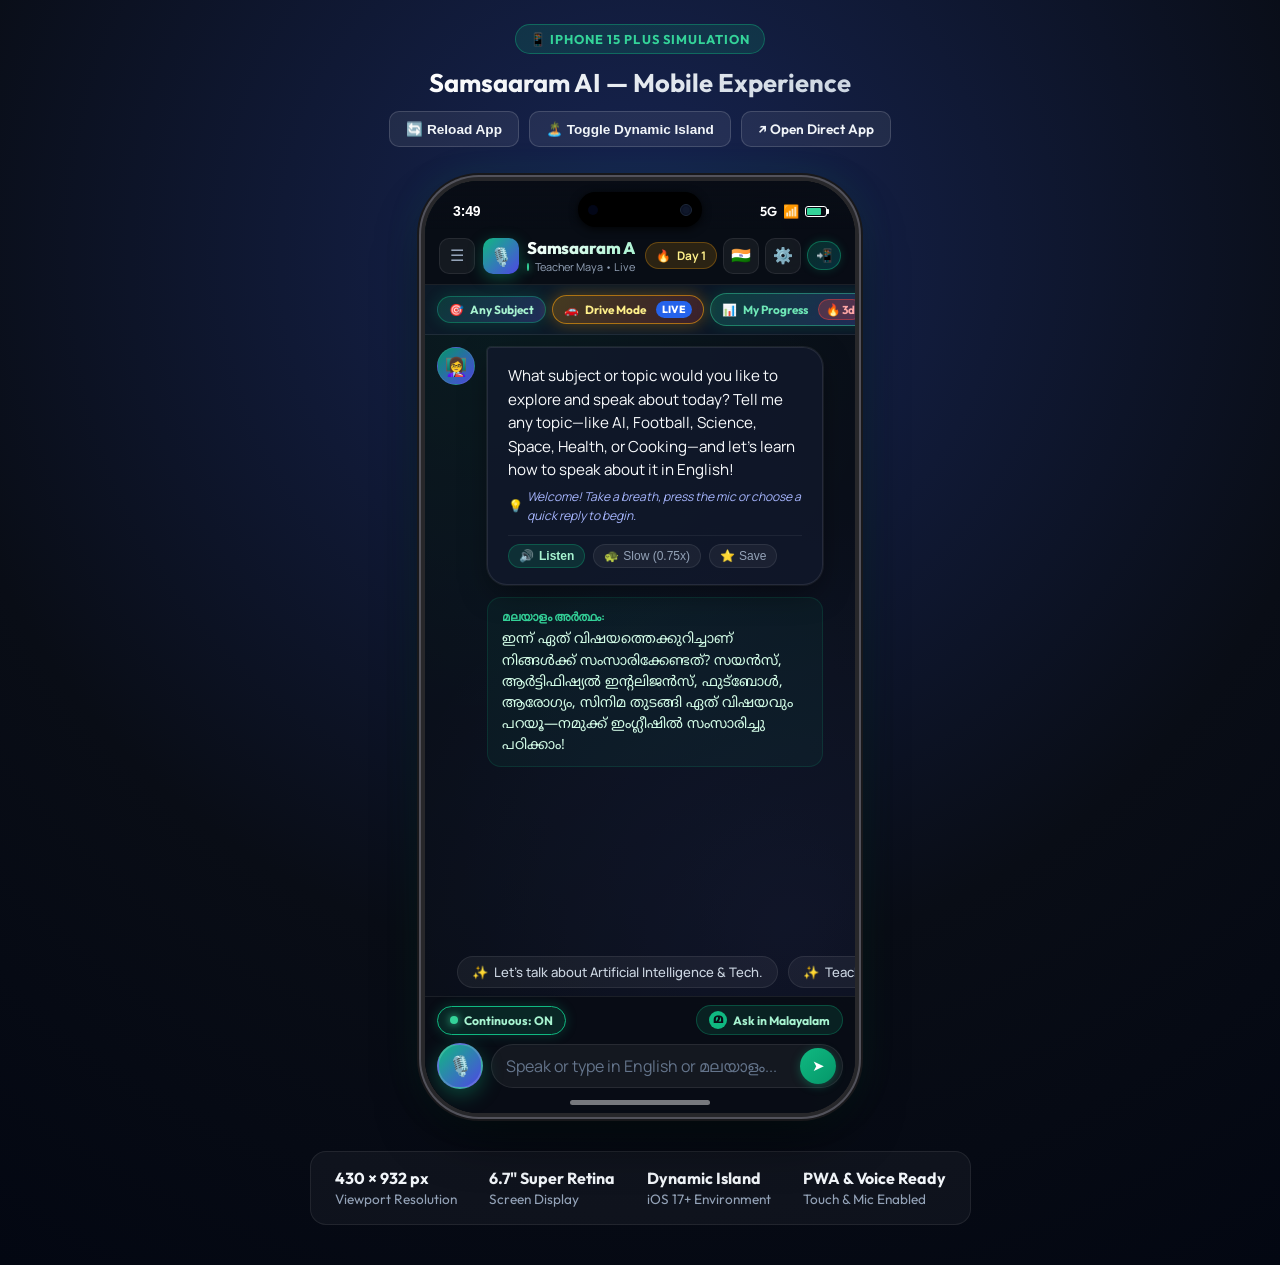
<file: iphone-preview.html>
<!DOCTYPE html>
<html lang="en">
<head>
  <meta charset="UTF-8">
  <meta name="viewport" content="width=device-width, initial-scale=1.0">
  <title>Samsaaram AI - iPhone 15 Plus Mobile View</title>
  <link rel="stylesheet" href="https://fonts.googleapis.com/css2?family=Outfit:wght@400;600;700&family=Manrope:wght@400;500;600&display=swap">
  <style>
    * {
      box-sizing: border-box;
      margin: 0;
      padding: 0;
    }

    body {
      background: radial-gradient(circle at 50% 20%, #172554 0%, #090d16 60%, #030712 100%);
      min-height: 100vh;
      display: flex;
      flex-direction: column;
      align-items: center;
      justify-content: flex-start;
      padding: 24px 16px 40px;
      font-family: 'Outfit', sans-serif;
      color: #f8fafc;
      overflow-x: hidden;
    }

    /* Top Preview Control Bar */
    .preview-header {
      text-align: center;
      margin-bottom: 24px;
      display: flex;
      flex-direction: column;
      align-items: center;
      gap: 12px;
    }

    .badge-device {
      background: rgba(16, 185, 129, 0.15);
      border: 1px solid rgba(16, 185, 129, 0.4);
      color: #34d399;
      font-size: 0.8rem;
      font-weight: 700;
      letter-spacing: 0.08em;
      text-transform: uppercase;
      padding: 6px 14px;
      border-radius: 9999px;
      display: inline-flex;
      align-items: center;
      gap: 6px;
    }

    .preview-header h1 {
      font-size: 1.6rem;
      font-weight: 700;
      background: linear-gradient(135deg, #ffffff 0%, #cbd5e1 100%);
      -webkit-background-clip: text;
      -webkit-text-fill-color: transparent;
    }

    .preview-controls {
      display: flex;
      gap: 10px;
      flex-wrap: wrap;
      justify-content: center;
    }

    .btn-ctrl {
      background: rgba(255, 255, 255, 0.07);
      border: 1px solid rgba(255, 255, 255, 0.15);
      color: #f1f5f9;
      padding: 8px 16px;
      border-radius: 10px;
      font-size: 0.85rem;
      font-weight: 600;
      cursor: pointer;
      display: inline-flex;
      align-items: center;
      gap: 8px;
      transition: all 0.2s ease;
      text-decoration: none;
    }

    .btn-ctrl:hover {
      background: rgba(255, 255, 255, 0.14);
      border-color: #34d399;
      color: #34d399;
      transform: translateY(-1px);
    }

    /* iPhone 15 Plus Frame Container */
    .device-wrapper {
      position: relative;
      display: flex;
      justify-content: center;
      align-items: center;
      padding: 10px;
    }

    /* Outer Titanium Bezel */
    .iphone-15-plus {
      position: relative;
      width: 430px;
      height: 932px;
      background: #000000;
      border-radius: 54px;
      box-shadow: 
        0 0 0 4px #27272a,
        0 0 0 6px #52525b,
        0 0 0 8px #18181b,
        0 25px 60px -15px rgba(0, 0, 0, 0.9),
        0 0 40px rgba(16, 185, 129, 0.15);
      overflow: hidden;
      display: flex;
      flex-direction: column;
      transition: all 0.3s cubic-bezier(0.4, 0, 0.2, 1);
    }

    /* Dynamic Island */
    .dynamic-island {
      position: absolute;
      top: 11px;
      left: 50%;
      transform: translateX(-50%);
      width: 124px;
      height: 35px;
      background: #000000;
      border-radius: 20px;
      z-index: 100;
      display: flex;
      align-items: center;
      justify-content: space-between;
      padding: 0 10px;
      box-shadow: 0 2px 8px rgba(0, 0, 0, 0.8);
      pointer-events: none;
    }

    .camera-lens {
      width: 12px;
      height: 12px;
      background: radial-gradient(circle, #0f172a 40%, #020617 100%);
      border-radius: 50%;
      border: 1px solid #1e293b;
    }

    .sensor-lens {
      width: 10px;
      height: 10px;
      background: #020617;
      border-radius: 50%;
    }

    /* iOS Status Bar */
    .ios-status-bar {
      position: absolute;
      top: 0;
      left: 0;
      right: 0;
      height: 48px;
      padding: 12px 28px 0;
      display: flex;
      justify-content: space-between;
      align-items: center;
      font-size: 14px;
      font-weight: 600;
      color: #ffffff;
      z-index: 90;
      pointer-events: none;
      background: linear-gradient(180deg, rgba(9, 13, 22, 0.9) 0%, transparent 100%);
    }

    .status-left {
      font-family: -apple-system, BlinkMacSystemFont, sans-serif;
      letter-spacing: -0.01em;
    }

    .status-right {
      display: flex;
      align-items: center;
      gap: 6px;
      font-size: 13px;
    }

    .battery-icon {
      width: 22px;
      height: 11px;
      border: 1.5px solid #ffffff;
      border-radius: 3px;
      padding: 1px;
      display: flex;
      align-items: center;
      position: relative;
    }

    .battery-icon::after {
      content: '';
      position: absolute;
      right: -3px;
      width: 2px;
      height: 5px;
      background: #ffffff;
      border-radius: 0 1px 1px 0;
    }

    .battery-fill {
      width: 80%;
      height: 100%;
      background: #34d399;
      border-radius: 1px;
    }

    /* Embedded App Frame */
    .app-frame {
      width: 100%;
      height: 100%;
      border: none;
      background: #090d16;
      border-radius: 54px;
    }

    /* iOS Home Indicator Bar */
    .home-indicator {
      position: absolute;
      bottom: 8px;
      left: 50%;
      transform: translateX(-50%);
      width: 140px;
      height: 5px;
      background: rgba(255, 255, 255, 0.45);
      border-radius: 10px;
      z-index: 100;
      pointer-events: none;
    }

    /* Specs card below */
    .device-specs {
      margin-top: 28px;
      background: rgba(255, 255, 255, 0.04);
      border: 1px solid rgba(255, 255, 255, 0.08);
      border-radius: 16px;
      padding: 16px 24px;
      display: flex;
      gap: 32px;
      align-items: center;
      font-size: 0.85rem;
      color: #94a3b8;
    }

    .spec-item strong {
      color: #f1f5f9;
      display: block;
      font-size: 1rem;
      margin-bottom: 2px;
    }
  </style>
</head>
<body>

  <header class="preview-header">
    <div class="badge-device">📱 iPhone 15 Plus Simulation</div>
    <h1>Samsaaram AI — Mobile Experience</h1>
    <div class="preview-controls">
      <button class="btn-ctrl" onclick="reloadFrame()">🔄 Reload App</button>
      <button class="btn-ctrl" onclick="toggleIsland()">🏝️ Toggle Dynamic Island</button>
      <a class="btn-ctrl" href="index.html" target="_blank">↗️ Open Direct App</a>
    </div>
  </header>

  <main class="device-wrapper">
    <div class="iphone-15-plus" id="phoneBody">
      <!-- iOS Status Bar -->
      <div class="ios-status-bar">
        <span class="status-left" id="liveTime">9:41</span>
        <div class="status-right">
          <span>5G</span>
          <span>📶</span>
          <div class="battery-icon">
            <div class="battery-fill"></div>
          </div>
        </div>
      </div>

      <!-- Dynamic Island -->
      <div class="dynamic-island" id="dynamicIsland">
        <div class="sensor-lens"></div>
        <div class="camera-lens"></div>
      </div>

      <!-- Actual App Webview -->
      <iframe src="index.html?v=2026" class="app-frame" id="appIframe" title="Samsaaram AI Mobile View"></iframe>

      <!-- iOS Home Indicator -->
      <div class="home-indicator"></div>
    </div>
  </main>

  <footer class="device-specs">
    <div class="spec-item">
      <strong>430 × 932 px</strong>
      Viewport Resolution
    </div>
    <div class="spec-item">
      <strong>6.7" Super Retina</strong>
      Screen Display
    </div>
    <div class="spec-item">
      <strong>Dynamic Island</strong>
      iOS 17+ Environment
    </div>
    <div class="spec-item">
      <strong>PWA & Voice Ready</strong>
      Touch & Mic Enabled
    </div>
  </footer>

  <script>
    function updateTime() {
      const now = new Date();
      const hours = now.getHours();
      const minutes = now.getMinutes().toString().padStart(2, '0');
      document.getElementById('liveTime').textContent = `${hours % 12 || 12}:${minutes}`;
    }
    updateTime();
    setInterval(updateTime, 10000);

    function reloadFrame() {
      const iframe = document.getElementById('appIframe');
      iframe.src = 'index.html?t=' + Date.now();
    }

    // Force fresh load on startup
    window.addEventListener('DOMContentLoaded', () => {
      reloadFrame();
    });

    function toggleIsland() {
      const island = document.getElementById('dynamicIsland');
      island.style.display = (island.style.display === 'none') ? 'flex' : 'none';
    }
  </script>
</body>
</html>
</file>
<file: style.css>
@import url('https://fonts.googleapis.com/css2?family=Manrope:wght@400;500;600;700;800&family=Noto+Sans+Malayalam:wght@400;600;700&family=Outfit:wght@400;500;600;700;800&display=swap');

:root {
  --bg-primary: #090d16;
  --bg-secondary: #0f172a;
  --bg-card: rgba(18, 25, 44, 0.75);
  --bg-card-hover: rgba(26, 36, 64, 0.85);
  --glass-border: rgba(255, 255, 255, 0.08);
  --glass-border-focus: rgba(16, 185, 129, 0.5);

  --text-primary: #f8fafc;
  --text-secondary: #94a3b8;
  --text-muted: #64748b;

  --emerald-400: #34d399;
  --emerald-500: #10b981;
  --emerald-600: #059669;
  --emerald-glow: rgba(16, 185, 129, 0.35);

  --indigo-500: #6366f1;
  --indigo-600: #4f46e5;
  --indigo-glow: rgba(99, 102, 241, 0.35);

  --amber-400: #fbbf24;
  --amber-500: #f59e0b;
  --rose-500: #f43f5e;

  --radius-sm: 8px;
  --radius-md: 14px;
  --radius-lg: 20px;
  --radius-full: 9999px;

  --font-main: 'Outfit', -apple-system, BlinkMacSystemFont, sans-serif;
  --font-malayalam: 'Noto Sans Malayalam', sans-serif;
  --font-body: 'Manrope', sans-serif;

  --shadow-glow: 0 0 35px rgba(16, 185, 129, 0.2);
  --shadow-card: 0 10px 30px -5px rgba(0, 0, 0, 0.5), 0 0 0 1px var(--glass-border);
}

* {
  box-sizing: border-box;
  margin: 0;
  padding: 0;
  -webkit-tap-highlight-color: transparent;
}

body {
  font-family: var(--font-body);
  background-color: var(--bg-primary);
  color: var(--text-primary);
  min-height: 100vh;
  overflow-x: hidden;
  background-image: 
    radial-gradient(circle at 15% 15%, rgba(16, 185, 129, 0.12) 0%, transparent 45%),
    radial-gradient(circle at 85% 80%, rgba(99, 102, 241, 0.12) 0%, transparent 50%),
    radial-gradient(circle at 50% 50%, rgba(15, 23, 42, 0.8) 0%, transparent 100%);
  background-attachment: fixed;
}

.ml-font {
  font-family: var(--font-malayalam);
}

/* Container & Layout */
.app-wrapper {
  display: flex;
  flex-direction: column;
  height: 100vh;
  width: 100%;
  max-width: 100%;
  margin: 0;
  position: relative;
  overflow: hidden;
}

/* Header */
.app-header {
  display: flex;
  align-items: center;
  justify-content: space-between;
  padding: 14px 24px;
  background: rgba(9, 13, 22, 0.85);
  backdrop-filter: blur(16px);
  -webkit-backdrop-filter: blur(16px);
  border-bottom: 1px solid var(--glass-border);
  z-index: 50;
}

.brand-section {
  display: flex;
  align-items: center;
  gap: 12px;
}

.brand-logo-badge {
  width: 44px;
  height: 44px;
  border-radius: var(--radius-md);
  background: linear-gradient(135deg, var(--emerald-500), var(--indigo-600));
  display: flex;
  align-items: center;
  justify-content: center;
  font-size: 22px;
  box-shadow: 0 4px 15px var(--emerald-glow);
}

.brand-titles h1 {
  font-family: var(--font-main);
  font-size: 1.25rem;
  font-weight: 800;
  letter-spacing: -0.02em;
  background: linear-gradient(135deg, #ffffff 0%, #a7f3d0 100%);
  -webkit-background-clip: text;
  -webkit-text-fill-color: transparent;
}

.brand-sub {
  font-size: 0.75rem;
  color: var(--text-secondary);
  display: flex;
  align-items: center;
  gap: 6px;
}

.status-dot {
  width: 8px;
  height: 8px;
  border-radius: 50%;
  background: var(--emerald-400);
  box-shadow: 0 0 8px var(--emerald-400);
  display: inline-block;
  animation: pulseDot 2s infinite ease-in-out;
}

@keyframes pulseDot {
  0%, 100% { opacity: 1; transform: scale(1); }
  50% { opacity: 0.5; transform: scale(0.85); }
}

.header-center-pill {
  display: flex;
  align-items: center;
  gap: 8px;
  background: rgba(255, 255, 255, 0.05);
  padding: 6px 14px;
  border-radius: var(--radius-full);
  border: 1px solid var(--glass-border);
  cursor: pointer;
  transition: all 0.2s ease;
}

.header-center-pill:hover {
  background: rgba(255, 255, 255, 0.1);
  border-color: rgba(255, 255, 255, 0.15);
}

.scenario-indicator-text {
  font-size: 0.85rem;
  font-weight: 600;
  color: var(--text-primary);
  max-width: 200px;
  white-space: nowrap;
  overflow: hidden;
  text-overflow: ellipsis;
}

.header-actions {
  display: flex;
  align-items: center;
  gap: 10px;
}

.btn-icon-subtle {
  background: rgba(255, 255, 255, 0.05);
  border: 1px solid var(--glass-border);
  color: var(--text-secondary);
  width: 40px;
  height: 40px;
  border-radius: var(--radius-md);
  display: flex;
  align-items: center;
  justify-content: center;
  cursor: pointer;
  font-size: 18px;
  transition: all 0.2s ease;
}

.btn-icon-subtle:hover {
  background: rgba(255, 255, 255, 0.12);
  color: var(--text-primary);
  transform: translateY(-1px);
}

.btn-subject-glow {
  background: linear-gradient(135deg, rgba(16, 185, 129, 0.2), rgba(99, 102, 241, 0.25));
  border: 1px solid rgba(16, 185, 129, 0.4);
  color: #a7f3d0;
  padding: 6px 14px;
  border-radius: var(--radius-full);
  font-family: var(--font-main);
  font-size: 0.82rem;
  font-weight: 700;
  cursor: pointer;
  display: flex;
  align-items: center;
  gap: 6px;
  transition: all 0.25s cubic-bezier(0.4, 0, 0.2, 1);
  box-shadow: 0 0 15px rgba(16, 185, 129, 0.2);
}

.btn-subject-glow:hover {
  background: linear-gradient(135deg, var(--emerald-500), var(--indigo-600));
  color: #ffffff;
  border-color: transparent;
  transform: translateY(-2px);
  box-shadow: 0 4px 20px var(--emerald-glow);
}

.subject-quick-tag {
  background: rgba(255, 255, 255, 0.05);
  border: 1px solid var(--glass-border);
  color: #e2e8f0;
  padding: 6px 12px;
  border-radius: var(--radius-md);
  font-size: 0.8rem;
  font-weight: 500;
  cursor: pointer;
  transition: all 0.2s ease;
}

.subject-quick-tag:hover {
  background: rgba(16, 185, 129, 0.15);
  border-color: var(--emerald-500);
  color: #a7f3d0;
  transform: translateY(-1px);
}

.streak-pill {
  display: flex;
  align-items: center;
  gap: 6px;
  padding: 6px 12px;
  background: rgba(245, 158, 11, 0.15);
  border: 1px solid rgba(245, 158, 11, 0.3);
  color: #fef08a;
  border-radius: var(--radius-full);
  font-size: 0.82rem;
  font-weight: 700;
}

/* Main Content Area */
.main-stage {
  flex: 1;
  display: grid;
  grid-template-columns: 340px 1fr;
  overflow: hidden;
  position: relative;
  width: 100%;
}

/* Left Panel - Tutor Live Stage & Scenarios */
.left-sidebar {
  background: rgba(11, 17, 32, 0.6);
  border-right: 1px solid var(--glass-border);
  display: flex;
  flex-direction: column;
  overflow-y: auto;
  padding: 20px;
  gap: 20px;
}

/* Teacher Avatar Card */
.teacher-hero-card {
  background: linear-gradient(160deg, rgba(16, 185, 129, 0.12) 0%, rgba(15, 23, 42, 0.6) 100%);
  border: 1px solid rgba(16, 185, 129, 0.2);
  border-radius: var(--radius-lg);
  padding: 22px;
  text-align: center;
  position: relative;
  box-shadow: var(--shadow-card);
  overflow: hidden;
}

.teacher-hero-card::before {
  content: '';
  position: absolute;
  top: -40px;
  left: 50%;
  transform: translateX(-50%);
  width: 120px;
  height: 120px;
  background: var(--emerald-glow);
  filter: blur(40px);
  border-radius: 50%;
  pointer-events: none;
}

.avatar-halo-wrapper {
  position: relative;
  width: 90px;
  height: 90px;
  margin: 0 auto 14px;
}

.avatar-circle {
  width: 100%;
  height: 100%;
  border-radius: 50%;
  background: linear-gradient(135deg, #10b981, #6366f1);
  padding: 3px;
  position: relative;
  z-index: 2;
  box-shadow: 0 8px 24px var(--emerald-glow);
}

.avatar-inner-img {
  width: 100%;
  height: 100%;
  border-radius: 50%;
  background: #0f172a;
  display: flex;
  align-items: center;
  justify-content: center;
  font-size: 38px;
  user-select: none;
}

.pulse-ring {
  position: absolute;
  top: -6px;
  left: -6px;
  right: -6px;
  bottom: -6px;
  border-radius: 50%;
  border: 2px solid var(--emerald-400);
  opacity: 0;
  pointer-events: none;
}

.is-speaking .pulse-ring {
  animation: ripplePulse 1.8s infinite cubic-bezier(0.1, 0.7, 0.3, 1);
}

.is-listening .pulse-ring {
  border-color: var(--amber-400);
  animation: ripplePulse 1.2s infinite cubic-bezier(0.1, 0.7, 0.3, 1);
}

@keyframes ripplePulse {
  0% { transform: scale(0.95); opacity: 0.8; }
  100% { transform: scale(1.4); opacity: 0; }
}

.teacher-name {
  font-family: var(--font-main);
  font-size: 1.15rem;
  font-weight: 700;
  color: var(--text-primary);
  margin-bottom: 2px;
}

.teacher-title {
  font-size: 0.8rem;
  color: var(--emerald-400);
  font-weight: 600;
  margin-bottom: 8px;
}

.teacher-status-badge {
  display: inline-flex;
  align-items: center;
  gap: 6px;
  background: rgba(16, 185, 129, 0.12);
  border: 1px solid rgba(16, 185, 129, 0.25);
  color: #a7f3d0;
  padding: 4px 12px;
  border-radius: var(--radius-full);
  font-size: 0.75rem;
  font-weight: 600;
}

/* Audio Visualizer Canvas */
.visualizer-box {
  width: 100%;
  height: 48px;
  margin-top: 14px;
  background: rgba(0, 0, 0, 0.25);
  border-radius: var(--radius-md);
  border: 1px solid var(--glass-border);
  overflow: hidden;
  display: flex;
  align-items: center;
  justify-content: center;
}

#audioVisualizerCanvas {
  width: 100%;
  height: 100%;
}

/* Mode Switch Tabs */
.view-mode-tabs {
  display: grid;
  grid-template-columns: 1fr 1fr;
  background: rgba(15, 23, 42, 0.8);
  border: 1px solid var(--glass-border);
  border-radius: var(--radius-md);
  padding: 4px;
  gap: 4px;
}

.mode-tab-btn {
  background: transparent;
  border: none;
  color: var(--text-secondary);
  font-family: var(--font-main);
  font-size: 0.82rem;
  font-weight: 600;
  padding: 8px 12px;
  border-radius: var(--radius-sm);
  cursor: pointer;
  display: flex;
  align-items: center;
  justify-content: center;
  gap: 6px;
  transition: all 0.2s ease;
}

.mode-tab-btn.active {
  background: linear-gradient(135deg, var(--emerald-600), var(--emerald-500));
  color: #ffffff;
  box-shadow: 0 2px 10px var(--emerald-glow);
}

/* Scenarios List in Left Panel */
.sidebar-section-title {
  font-family: var(--font-main);
  font-size: 0.85rem;
  font-weight: 700;
  color: var(--text-muted);
  text-transform: uppercase;
  letter-spacing: 0.05em;
  margin-bottom: 10px;
  display: flex;
  align-items: center;
  justify-content: space-between;
}

.scenarios-list {
  display: flex;
  flex-direction: column;
  gap: 8px;
}

.scenario-card-item {
  display: flex;
  align-items: center;
  gap: 12px;
  padding: 10px 14px;
  background: rgba(255, 255, 255, 0.03);
  border: 1px solid var(--glass-border);
  border-radius: var(--radius-md);
  cursor: pointer;
  transition: all 0.2s cubic-bezier(0.4, 0, 0.2, 1);
  text-align: left;
}

.scenario-card-item:hover {
  background: rgba(255, 255, 255, 0.07);
  border-color: rgba(255, 255, 255, 0.15);
  transform: translateX(3px);
}

.scenario-card-item.selected {
  background: linear-gradient(90deg, rgba(16, 185, 129, 0.18), rgba(99, 102, 241, 0.1));
  border-color: var(--emerald-500);
  box-shadow: 0 4px 15px rgba(16, 185, 129, 0.15);
}

.scenario-item-icon {
  font-size: 22px;
  width: 36px;
  height: 36px;
  border-radius: 10px;
  background: rgba(255, 255, 255, 0.05);
  display: flex;
  align-items: center;
  justify-content: center;
  flex-shrink: 0;
}

.scenario-item-info {
  flex: 1;
  min-width: 0;
}

.scenario-item-name {
  font-size: 0.85rem;
  font-weight: 600;
  color: var(--text-primary);
  white-space: nowrap;
  overflow: hidden;
  text-overflow: ellipsis;
}

.scenario-item-badge {
  font-size: 0.7rem;
  color: var(--text-secondary);
}

/* Quick Malayalam-English Tips Box */
.malayali-quick-tip-card {
  background: rgba(99, 102, 241, 0.08);
  border: 1px solid rgba(99, 102, 241, 0.2);
  border-radius: var(--radius-md);
  padding: 14px;
}

.quick-tip-header {
  display: flex;
  align-items: center;
  gap: 6px;
  font-size: 0.8rem;
  font-weight: 700;
  color: #a5b4fc;
  margin-bottom: 6px;
}

.quick-tip-body {
  font-size: 0.78rem;
  color: var(--text-secondary);
  line-height: 1.4;
}

/* Right Panel: Active Conversation View */
.conversation-panel {
  display: flex;
  flex-direction: column;
  height: 100%;
  overflow: hidden;
  position: relative;
  background: rgba(9, 13, 22, 0.4);
}

/* Chat Messages Feed */
.chat-scroll-area {
  flex: 1;
  overflow-y: auto;
  padding: 24px 32px;
  display: flex;
  flex-direction: column;
  gap: 20px;
  scroll-behavior: smooth;
  max-width: 1080px;
  width: 100%;
  margin: 0 auto;
}

/* Message Bubble Styles */
.message-row {
  display: flex;
  gap: 12px;
  max-width: 85%;
  animation: fadeInMsg 0.3s ease;
}

@keyframes fadeInMsg {
  from { opacity: 0; transform: translateY(8px); }
  to { opacity: 1; transform: translateY(0); }
}

.message-row.tutor-message {
  align-self: flex-start;
}

.message-row.user-message {
  align-self: flex-end;
  flex-direction: row-reverse;
}

.msg-avatar {
  width: 38px;
  height: 38px;
  border-radius: 50%;
  background: rgba(255, 255, 255, 0.08);
  display: flex;
  align-items: center;
  justify-content: center;
  font-size: 18px;
  flex-shrink: 0;
  border: 1px solid var(--glass-border);
}

.tutor-message .msg-avatar {
  background: linear-gradient(135deg, var(--emerald-600), var(--indigo-600));
}

.user-message .msg-avatar {
  background: linear-gradient(135deg, #3b82f6, #6366f1);
}

.msg-content-wrapper {
  display: flex;
  flex-direction: column;
  gap: 8px;
}

.msg-bubble {
  padding: 16px 20px;
  border-radius: var(--radius-lg);
  font-size: 0.95rem;
  line-height: 1.55;
  box-shadow: var(--shadow-card);
  position: relative;
}

.tutor-message .msg-bubble {
  background: var(--bg-card);
  border: 1px solid rgba(255, 255, 255, 0.09);
  border-top-left-radius: 4px;
  color: var(--text-primary);
}

.user-message .msg-bubble {
  background: linear-gradient(135deg, #1e40af, #3b82f6);
  border: 1px solid rgba(255, 255, 255, 0.15);
  border-top-right-radius: 4px;
  color: #ffffff;
}

/* Audio Controls on Tutor Bubble */
.msg-audio-actions {
  display: flex;
  align-items: center;
  gap: 8px;
  margin-top: 10px;
  padding-top: 8px;
  border-top: 1px solid rgba(255, 255, 255, 0.06);
}

.btn-audio-listen {
  background: rgba(16, 185, 129, 0.15);
  border: 1px solid rgba(16, 185, 129, 0.3);
  color: #a7f3d0;
  padding: 4px 10px;
  border-radius: var(--radius-full);
  font-size: 0.75rem;
  font-weight: 600;
  cursor: pointer;
  display: inline-flex;
  align-items: center;
  gap: 5px;
  transition: all 0.2s ease;
}

.btn-audio-listen:hover {
  background: rgba(16, 185, 129, 0.25);
  transform: scale(1.03);
}

.btn-slow-replay {
  background: rgba(255, 255, 255, 0.05);
  border: 1px solid var(--glass-border);
  color: var(--text-secondary);
  padding: 4px 10px;
  border-radius: var(--radius-full);
  font-size: 0.75rem;
  cursor: pointer;
  display: inline-flex;
  align-items: center;
  gap: 4px;
  transition: all 0.2s ease;
}

.btn-slow-replay:hover {
  background: rgba(255, 255, 255, 0.1);
  color: var(--text-primary);
}

/* Malayalam Translation Accordion Card */
.ml-translation-card {
  background: rgba(16, 185, 129, 0.06);
  border: 1px solid rgba(16, 185, 129, 0.15);
  border-radius: var(--radius-md);
  padding: 10px 14px;
  margin-top: 4px;
}

.ml-translation-header {
  font-size: 0.75rem;
  font-weight: 700;
  color: var(--emerald-400);
  margin-bottom: 4px;
  display: flex;
  align-items: center;
  gap: 5px;
}

.ml-translation-text {
  font-family: var(--font-malayalam);
  font-size: 0.88rem;
  color: #d1fae5;
  line-height: 1.5;
}

/* Grammar Correction Pill Card */
.grammar-fix-card {
  background: rgba(244, 63, 94, 0.08);
  border: 1px solid rgba(244, 63, 94, 0.25);
  border-radius: var(--radius-md);
  padding: 10px 14px;
  margin-top: 6px;
  animation: popIn 0.3s ease;
}

@keyframes popIn {
  from { opacity: 0; transform: scale(0.96); }
  to { opacity: 1; transform: scale(1); }
}

.grammar-fix-title {
  display: flex;
  align-items: center;
  gap: 6px;
  color: #fecdd3;
  font-size: 0.78rem;
  font-weight: 700;
  margin-bottom: 6px;
}

.correction-row {
  display: flex;
  flex-direction: column;
  gap: 4px;
  font-size: 0.82rem;
}

.corrected-better {
  color: #86efac;
  font-weight: 600;
}

.correction-explanation {
  color: var(--text-secondary);
  font-size: 0.76rem;
  line-height: 1.4;
  margin-top: 4px;
}

/* Quick Suggestion Pills above input */
.quick-replies-tray {
  padding: 8px 24px 12px;
  display: flex;
  align-items: center;
  gap: 8px;
  overflow-x: auto;
  scrollbar-width: none;
}

.quick-replies-tray::-webkit-scrollbar {
  display: none;
}

.quick-reply-pill {
  background: rgba(255, 255, 255, 0.05);
  border: 1px solid var(--glass-border);
  color: #e2e8f0;
  padding: 8px 14px;
  border-radius: var(--radius-full);
  font-size: 0.82rem;
  white-space: nowrap;
  cursor: pointer;
  display: flex;
  align-items: center;
  gap: 6px;
  transition: all 0.2s cubic-bezier(0.4, 0, 0.2, 1);
  flex-shrink: 0;
}

.quick-reply-pill:hover {
  background: rgba(16, 185, 129, 0.15);
  border-color: var(--emerald-500);
  color: #a7f3d0;
  transform: translateY(-2px);
}

/* Live Calling Fullscreen Mode (FaceTime / WhatsApp Call Experience) */
.live-call-container {
  display: none;
  flex-direction: column;
  justify-content: space-between;
  height: 100%;
  width: 100%;
  padding: 24px 20px 28px;
  position: relative;
  overflow: hidden;
  background: 
    radial-gradient(circle at 50% 35%, rgba(16, 185, 129, 0.12) 0%, rgba(99, 102, 241, 0.08) 50%, rgba(9, 13, 22, 0.95) 85%),
    linear-gradient(180deg, rgba(15, 23, 42, 0.92) 0%, rgba(6, 9, 16, 0.98) 100%);
  animation: callFadeIn 0.4s cubic-bezier(0.16, 1, 0.3, 1);
}

.live-call-container.active {
  display: flex;
}

@keyframes callFadeIn {
  from { opacity: 0; transform: scale(0.98); }
  to { opacity: 1; transform: scale(1); }
}

/* Call Header Bar */
.call-header-status {
  display: flex;
  align-items: center;
  justify-content: space-between;
  width: 100%;
  max-width: 640px;
  margin: 0 auto 12px;
  padding: 8px 18px;
  background: rgba(255, 255, 255, 0.04);
  backdrop-filter: blur(20px);
  -webkit-backdrop-filter: blur(20px);
  border: 1px solid var(--glass-border);
  border-radius: var(--radius-full);
  z-index: 10;
  font-size: 0.8rem;
  color: #94a3b8;
}

.call-security-badge {
  display: flex;
  align-items: center;
  gap: 6px;
  font-weight: 500;
  color: #a7f3d0;
}

.call-timer-pill {
  display: inline-flex;
  align-items: center;
  gap: 6px;
  font-family: var(--font-main);
  font-weight: 700;
  color: #f8fafc;
  letter-spacing: 0.5px;
  background: rgba(0, 0, 0, 0.3);
  padding: 3px 10px;
  border-radius: var(--radius-full);
  border: 1px solid rgba(255, 255, 255, 0.06);
}

.call-recording-dot {
  width: 8px;
  height: 8px;
  background-color: #ef4444;
  border-radius: 50%;
  display: inline-block;
  animation: callDotPulse 1.5s infinite;
}

@keyframes callDotPulse {
  0% { transform: scale(0.9); opacity: 0.7; box-shadow: 0 0 0 0 rgba(239, 68, 68, 0.7); }
  50% { transform: scale(1.15); opacity: 1; box-shadow: 0 0 0 6px rgba(239, 68, 68, 0); }
  100% { transform: scale(0.9); opacity: 0.7; box-shadow: 0 0 0 0 rgba(239, 68, 68, 0); }
}

.call-quality-indicator {
  display: flex;
  align-items: center;
  gap: 6px;
  color: #cbd5e1;
  font-size: 0.76rem;
}

/* Call Stage Center */
.call-stage-center {
  flex: 1;
  display: flex;
  flex-direction: column;
  align-items: center;
  justify-content: center;
  width: 100%;
  max-width: 620px;
  margin: 0 auto;
  gap: 18px;
  z-index: 5;
  text-align: center;
  padding: 10px 0;
}

/* Avatar & Animated Wave Stage */
.call-avatar-stage {
  position: relative;
  width: 190px;
  height: 190px;
  display: flex;
  align-items: center;
  justify-content: center;
}

.call-avatar-halo {
  position: relative;
  width: 130px;
  height: 130px;
  display: flex;
  align-items: center;
  justify-content: center;
}

.call-avatar-circle {
  width: 130px;
  height: 130px;
  border-radius: 50%;
  background: linear-gradient(135deg, #10b981 0%, #4f46e5 50%, #ec4899 100%);
  display: flex;
  align-items: center;
  justify-content: center;
  font-size: 62px;
  position: relative;
  z-index: 4;
  box-shadow: 0 10px 40px rgba(16, 185, 129, 0.4), inset 0 2px 10px rgba(255, 255, 255, 0.35);
  border: 4px solid rgba(255, 255, 255, 0.25);
  transition: transform 0.3s cubic-bezier(0.34, 1.56, 0.64, 1), box-shadow 0.3s ease;
}

/* Concentric Wave Rings for Voice Pulsing */
.call-wave-ring {
  position: absolute;
  top: 50%;
  left: 50%;
  transform: translate(-50%, -50%) scale(1);
  border-radius: 50%;
  border: 2px solid rgba(16, 185, 129, 0.45);
  pointer-events: none;
  opacity: 0;
  z-index: 1;
}

.call-wave-ring.wave-1 { width: 155px; height: 155px; }
.call-wave-ring.wave-2 { width: 195px; height: 195px; }
.call-wave-ring.wave-3 { width: 235px; height: 235px; }

/* When Teacher Maya is Speaking */
.call-avatar-halo.is-speaking .call-avatar-circle {
  transform: scale(1.06);
  box-shadow: 0 0 50px rgba(16, 185, 129, 0.7), 0 0 80px rgba(99, 102, 241, 0.4);
}

.call-avatar-halo.is-speaking .call-wave-ring.wave-1 {
  animation: callWavePulseSpeak 2s infinite cubic-bezier(0.2, 0.8, 0.4, 1) 0s;
}
.call-avatar-halo.is-speaking .call-wave-ring.wave-2 {
  animation: callWavePulseSpeak 2s infinite cubic-bezier(0.2, 0.8, 0.4, 1) 0.5s;
}
.call-avatar-halo.is-speaking .call-wave-ring.wave-3 {
  animation: callWavePulseSpeak 2s infinite cubic-bezier(0.2, 0.8, 0.4, 1) 1s;
}

@keyframes callWavePulseSpeak {
  0% { transform: translate(-50%, -50%) scale(0.85); opacity: 0.9; border-color: rgba(52, 211, 153, 0.8); }
  50% { opacity: 0.5; border-color: rgba(99, 102, 241, 0.6); }
  100% { transform: translate(-50%, -50%) scale(1.35); opacity: 0; border-color: rgba(236, 72, 153, 0); }
}

/* When User is Speaking / Mic Listening */
.call-avatar-halo.is-listening .call-avatar-circle {
  transform: scale(1.04);
  box-shadow: 0 0 45px rgba(245, 158, 11, 0.65);
}

.call-avatar-halo.is-listening .call-wave-ring.wave-1 {
  animation: callWavePulseListen 1.6s infinite ease-out 0s;
}
.call-avatar-halo.is-listening .call-wave-ring.wave-2 {
  animation: callWavePulseListen 1.6s infinite ease-out 0.4s;
}
.call-avatar-halo.is-listening .call-wave-ring.wave-3 {
  animation: callWavePulseListen 1.6s infinite ease-out 0.8s;
}

@keyframes callWavePulseListen {
  0% { transform: translate(-50%, -50%) scale(0.85); opacity: 0.9; border-color: rgba(251, 191, 36, 0.8); }
  100% { transform: translate(-50%, -50%) scale(1.3); opacity: 0; border-color: rgba(251, 191, 36, 0); }
}

/* Caller Info */
.call-caller-info {
  display: flex;
  flex-direction: column;
  align-items: center;
  gap: 3px;
}

.call-teacher-name {
  font-family: var(--font-main);
  font-size: 1.6rem;
  font-weight: 800;
  color: #ffffff;
  letter-spacing: -0.02em;
}

.call-teacher-sub {
  font-size: 0.92rem;
  color: #94a3b8;
}

.call-state-pill {
  display: inline-flex;
  align-items: center;
  gap: 6px;
  padding: 6px 16px;
  border-radius: var(--radius-full);
  font-size: 0.82rem;
  font-weight: 600;
  margin-top: 6px;
  background: rgba(16, 185, 129, 0.12);
  border: 1px solid rgba(16, 185, 129, 0.3);
  color: #a7f3d0;
  transition: all 0.3s ease;
}

.call-state-pill.is-speaking {
  background: rgba(16, 185, 129, 0.22);
  border-color: var(--emerald-500);
  color: #34d399;
  box-shadow: 0 0 15px rgba(16, 185, 129, 0.25);
}

.call-state-pill.is-listening {
  background: rgba(245, 158, 11, 0.2);
  border-color: var(--amber-400);
  color: #fde047;
  box-shadow: 0 0 15px rgba(245, 158, 11, 0.25);
}

.call-state-pill.is-thinking {
  background: rgba(99, 102, 241, 0.2);
  border-color: var(--indigo-500);
  color: #c7d2fe;
}

/* Captions Subtitle Box */
.call-captions-card {
  width: 100%;
  max-width: 560px;
  background: rgba(15, 23, 42, 0.8);
  backdrop-filter: blur(24px);
  -webkit-backdrop-filter: blur(24px);
  border: 1px solid rgba(255, 255, 255, 0.1);
  border-radius: var(--radius-lg);
  padding: 16px 20px;
  box-shadow: 0 15px 35px rgba(0, 0, 0, 0.4);
  text-align: center;
  transition: all 0.3s cubic-bezier(0.4, 0, 0.2, 1);
}

.call-captions-card.hidden {
  opacity: 0;
  transform: translateY(10px);
  pointer-events: none;
  display: none;
}

.call-caption-en {
  font-size: 1.12rem;
  font-weight: 600;
  color: #f8fafc;
  line-height: 1.45;
}

.call-caption-ml {
  font-family: var(--font-malayalam);
  font-size: 0.95rem;
  color: #34d399;
  margin-top: 6px;
  line-height: 1.5;
  font-weight: 500;
}

.call-caption-tools {
  display: flex;
  align-items: center;
  justify-content: center;
  gap: 8px;
  margin-top: 12px;
}

.btn-caption-tool {
  background: rgba(255, 255, 255, 0.06);
  border: 1px solid var(--glass-border);
  color: #cbd5e1;
  padding: 5px 14px;
  border-radius: var(--radius-full);
  font-size: 0.78rem;
  font-weight: 600;
  cursor: pointer;
  transition: all 0.2s ease;
  display: inline-flex;
  align-items: center;
  gap: 4px;
}

.btn-caption-tool:hover {
  background: rgba(16, 185, 129, 0.18);
  border-color: var(--emerald-500);
  color: #ffffff;
  transform: translateY(-1px);
}

/* Call Controls Dock (FaceTime / WhatsApp Style) */
.call-control-dock {
  display: flex;
  align-items: center;
  justify-content: space-around;
  gap: 12px;
  padding: 12px 20px;
  background: rgba(15, 23, 42, 0.88);
  backdrop-filter: blur(28px);
  -webkit-backdrop-filter: blur(28px);
  border: 1px solid rgba(255, 255, 255, 0.14);
  border-radius: 44px;
  box-shadow: 0 20px 50px rgba(0, 0, 0, 0.65), 0 0 0 1px rgba(255, 255, 255, 0.05);
  max-width: 480px;
  width: 100%;
  margin: 0 auto;
  z-index: 10;
}

.btn-call-action {
  display: flex;
  flex-direction: column;
  align-items: center;
  justify-content: center;
  gap: 4px;
  background: transparent;
  border: none;
  cursor: pointer;
  color: #94a3b8;
  transition: all 0.2s ease;
  outline: none;
  padding: 0 4px;
}

.call-action-icon {
  width: 48px;
  height: 48px;
  border-radius: 50%;
  background: rgba(255, 255, 255, 0.08);
  border: 1px solid var(--glass-border);
  display: flex;
  align-items: center;
  justify-content: center;
  font-size: 19px;
  transition: all 0.2s cubic-bezier(0.34, 1.56, 0.64, 1);
  color: #ffffff;
}

.call-action-label {
  font-size: 0.7rem;
  font-weight: 600;
  color: #94a3b8;
  transition: color 0.2s ease;
}

.btn-call-action:hover .call-action-icon {
  background: rgba(255, 255, 255, 0.16);
  transform: translateY(-2px);
}

.btn-call-action.active .call-action-icon {
  background: rgba(16, 185, 129, 0.25);
  border-color: var(--emerald-500);
  color: #34d399;
  box-shadow: 0 0 16px rgba(16, 185, 129, 0.35);
}

.btn-call-action.active .call-action-label {
  color: #34d399;
}

.btn-call-action.muted .call-action-icon {
  background: rgba(244, 63, 94, 0.25);
  border-color: var(--rose-500);
  color: #f43f5e;
  box-shadow: 0 0 16px rgba(244, 63, 94, 0.35);
}

.btn-call-action.muted .call-action-label {
  color: #f43f5e;
}

/* Red Hangup Call Button */
.btn-call-end {
  display: flex;
  flex-direction: column;
  align-items: center;
  justify-content: center;
  gap: 4px;
  background: transparent;
  border: none;
  cursor: pointer;
  transition: all 0.2s ease;
  outline: none;
  padding: 0 4px;
}

.call-end-icon {
  width: 52px;
  height: 52px;
  border-radius: 50%;
  background: linear-gradient(135deg, #ef4444 0%, #dc2626 100%);
  display: flex;
  align-items: center;
  justify-content: center;
  font-size: 22px;
  color: #ffffff;
  box-shadow: 0 8px 25px rgba(239, 68, 68, 0.55);
  transform: rotate(135deg);
  transition: all 0.25s cubic-bezier(0.34, 1.56, 0.64, 1);
}

.btn-call-end:hover .call-end-icon {
  transform: rotate(135deg) scale(1.1);
  box-shadow: 0 10px 30px rgba(239, 68, 68, 0.75);
}

.btn-call-end:active .call-end-icon {
  transform: rotate(135deg) scale(0.95);
}

/* Chat Input Bar at Bottom */
/* Feature Pills Horizontal Tray */
.feature-pills-bar {
  display: flex;
  align-items: center;
  gap: 8px;
  padding: 8px 16px;
  background: rgba(15, 23, 42, 0.65);
  backdrop-filter: blur(12px);
  -webkit-backdrop-filter: blur(12px);
  border-bottom: 1px solid var(--glass-border);
  overflow-x: auto;
  overflow-y: hidden;
  -webkit-overflow-scrolling: touch;
  scrollbar-width: none;
  z-index: 45;
}

.feature-pills-bar::-webkit-scrollbar {
  display: none;
}

.btn-translator-glow {
  background: linear-gradient(135deg, rgba(16, 185, 129, 0.2), rgba(59, 130, 246, 0.25));
  border-color: rgba(59, 130, 246, 0.45);
  color: #93c5fd;
}

.btn-whatsapp-glow {
  background: linear-gradient(135deg, rgba(37, 211, 102, 0.2), rgba(18, 140, 126, 0.25));
  border-color: rgba(37, 211, 102, 0.45);
  color: #86efac;
}

.btn-shadowing-glow {
  background: linear-gradient(135deg, rgba(236, 72, 153, 0.2), rgba(168, 85, 247, 0.25));
  border-color: rgba(236, 72, 153, 0.45);
  color: #f472b6;
}

.btn-vocab-glow {
  background: linear-gradient(135deg, rgba(245, 158, 11, 0.2), rgba(217, 119, 6, 0.25));
  border-color: rgba(245, 158, 11, 0.45);
  color: #fde68a;
}

.btn-gd-glow {
  background: linear-gradient(135deg, rgba(99, 102, 241, 0.2), rgba(244, 63, 94, 0.25));
  border-color: rgba(99, 102, 241, 0.45);
  color: #c7d2fe;
}

.btn-deploy-glow {
  background: linear-gradient(135deg, rgba(14, 165, 233, 0.2), rgba(2, 132, 199, 0.25));
  border-color: rgba(14, 165, 233, 0.45);
  color: #7dd3fc;
}

/* Drawer Backdrop Overlay */
.drawer-backdrop {
  position: fixed;
  inset: 0;
  background: rgba(0, 0, 0, 0.7);
  backdrop-filter: blur(4px);
  -webkit-backdrop-filter: blur(4px);
  z-index: 55;
  opacity: 0;
  pointer-events: none;
  transition: opacity 0.25s ease;
}

.drawer-backdrop.active {
  opacity: 1;
  pointer-events: auto;
}

/* Quick Reply Suggestions Tray */
.quick-replies-tray {
  display: flex;
  gap: 10px;
  overflow-x: auto;
  padding: 8px 32px;
  max-width: 1080px;
  width: 100%;
  margin: 0 auto;
  scrollbar-width: none;
}

.quick-replies-tray::-webkit-scrollbar {
  display: none;
}

.quick-reply-pill {
  background: rgba(255, 255, 255, 0.05);
  border: 1px solid var(--glass-border);
  color: #cbd5e1;
  padding: 6px 14px;
  border-radius: var(--radius-full);
  font-family: var(--font-body);
  font-size: 0.82rem;
  font-weight: 500;
  cursor: pointer;
  display: flex;
  align-items: center;
  gap: 6px;
  white-space: nowrap;
  flex-shrink: 0;
  transition: all 0.2s ease;
}

.quick-reply-pill:hover {
  background: rgba(16, 185, 129, 0.15);
  border-color: var(--emerald-500);
  color: #a7f3d0;
  transform: translateY(-1px);
}

/* Chat Input Bar at Bottom */
.bottom-input-container {
  padding: 12px 32px max(18px, env(safe-area-inset-bottom));
  background: rgba(9, 13, 22, 0.95);
  backdrop-filter: blur(16px);
  -webkit-backdrop-filter: blur(16px);
  border-top: 1px solid var(--glass-border);
  z-index: 40;
}

.bottom-input-inner {
  max-width: 1080px;
  width: 100%;
  margin: 0 auto;
  display: flex;
  flex-direction: column;
  gap: 8px;
}

.input-micro-toolbar {
  display: flex;
  align-items: center;
  justify-content: space-between;
  gap: 8px;
}

.btn-ask-malayalam-pill {
  background: rgba(16, 185, 129, 0.12);
  border: 1px solid rgba(16, 185, 129, 0.3);
  color: #a7f3d0;
  padding: 5px 12px;
  border-radius: var(--radius-full);
  font-family: var(--font-main);
  font-size: 0.76rem;
  font-weight: 700;
  cursor: pointer;
  display: flex;
  align-items: center;
  gap: 6px;
  transition: all 0.2s ease;
}

.btn-ask-malayalam-pill:hover {
  background: rgba(16, 185, 129, 0.22);
  border-color: var(--emerald-500);
}

.ml-badge-icon {
  font-family: var(--font-malayalam);
  font-weight: 800;
  font-size: 0.82rem;
  background: var(--emerald-500);
  color: #090d16;
  width: 18px;
  height: 18px;
  border-radius: 50%;
  display: inline-flex;
  align-items: center;
  justify-content: center;
}

.input-primary-row {
  display: flex;
  align-items: center;
  gap: 10px;
  width: 100%;
}

.input-box-wrapper {
  flex: 1;
  min-width: 0;
  display: flex;
  align-items: center;
  background: rgba(255, 255, 255, 0.05);
  border: 1px solid var(--glass-border);
  border-radius: var(--radius-full);
  padding: 4px 8px 4px 18px;
  transition: all 0.2s ease;
}

.input-box-wrapper:focus-within {
  border-color: var(--emerald-500);
  box-shadow: 0 0 15px rgba(16, 185, 129, 0.2);
  background: rgba(255, 255, 255, 0.08);
}

.chat-input {
  flex: 1;
  min-width: 0;
  background: transparent;
  border: none;
  color: var(--text-primary);
  font-family: var(--font-body);
  font-size: 16px; /* 16px prevents iOS Safari auto-zoom on input focus */
  outline: none;
  padding: 8px 0;
}

.chat-input::placeholder {
  color: var(--text-muted);
}

.btn-send {
  background: linear-gradient(135deg, var(--emerald-500), var(--emerald-600));
  border: none;
  color: #ffffff;
  width: 38px;
  height: 38px;
  min-width: 38px;
  border-radius: 50%;
  cursor: pointer;
  display: flex;
  align-items: center;
  justify-content: center;
  font-size: 16px;
  transition: all 0.2s ease;
  box-shadow: 0 2px 10px var(--emerald-glow);
  flex-shrink: 0;
}

.btn-send:hover {
  transform: scale(1.05);
}

/* Hands-Free Continuous Pill */
.btn-handsfree-pill {
  background: rgba(255, 255, 255, 0.05);
  border: 1px solid var(--glass-border);
  color: var(--text-secondary);
  padding: 6px 12px;
  border-radius: var(--radius-full);
  font-family: var(--font-main);
  font-size: 0.76rem;
  font-weight: 700;
  cursor: pointer;
  display: flex;
  align-items: center;
  gap: 6px;
  transition: all 0.2s cubic-bezier(0.4, 0, 0.2, 1);
  white-space: nowrap;
  flex-shrink: 0;
}

.btn-handsfree-pill.active {
  background: rgba(16, 185, 129, 0.15);
  border-color: var(--emerald-500);
  color: #a7f3d0;
  box-shadow: 0 0 12px rgba(16, 185, 129, 0.25);
}

.handsfree-dot {
  width: 8px;
  height: 8px;
  border-radius: 50%;
  background: var(--text-muted);
  transition: all 0.2s ease;
}

.btn-handsfree-pill.active .handsfree-dot {
  background: var(--emerald-400);
  box-shadow: 0 0 8px var(--emerald-400);
  animation: pulseDot 1.5s infinite ease-in-out;
}

/* Mic Live Trigger Button */
.btn-mic-main {
  width: 52px;
  height: 52px;
  border-radius: 50%;
  background: linear-gradient(135deg, var(--emerald-500), var(--indigo-600));
  border: 2px solid rgba(255, 255, 255, 0.15);
  color: #ffffff;
  display: flex;
  align-items: center;
  justify-content: center;
  font-size: 22px;
  cursor: pointer;
  position: relative;
  transition: all 0.25s cubic-bezier(0.4, 0, 0.2, 1);
  box-shadow: 0 6px 20px var(--emerald-glow);
  flex-shrink: 0;
}

.btn-mic-main:hover {
  transform: scale(1.08);
}

.btn-mic-main.recording {
  background: linear-gradient(135deg, var(--rose-500), #e11d48);
  box-shadow: 0 0 25px rgba(244, 63, 94, 0.6);
  animation: micGlow 1s infinite alternate;
}

@keyframes micGlow {
  from { transform: scale(1.05); }
  to { transform: scale(1.15); }
}

.mic-tooltip {
  position: absolute;
  top: -36px;
  left: 50%;
  transform: translateX(-50%);
  background: rgba(0, 0, 0, 0.85);
  color: #f8fafc;
  padding: 4px 10px;
  border-radius: var(--radius-sm);
  font-size: 0.72rem;
  white-space: nowrap;
  pointer-events: none;
  opacity: 0;
  transition: opacity 0.2s ease;
}

.btn-mic-main:hover .mic-tooltip {
  opacity: 1;
}

/* Modal Windows */
.modal-overlay {
  position: fixed;
  top: 0;
  left: 0;
  right: 0;
  bottom: 0;
  background: rgba(0, 0, 0, 0.75);
  backdrop-filter: blur(8px);
  display: none;
  align-items: center;
  justify-content: center;
  z-index: 100;
  padding: 20px;
}

.modal-overlay.active {
  display: flex;
}

.modal-card {
  background: #0f172a;
  border: 1px solid var(--glass-border);
  border-radius: var(--radius-lg);
  max-width: 520px;
  width: 100%;
  box-shadow: 0 25px 50px -12px rgba(0, 0, 0, 0.75);
  overflow: hidden;
  animation: modalScale 0.25s cubic-bezier(0.16, 1, 0.3, 1);
}

@keyframes modalScale {
  from { opacity: 0; transform: scale(0.95); }
  to { opacity: 1; transform: scale(1); }
}

.modal-header {
  display: flex;
  align-items: center;
  justify-content: space-between;
  padding: 20px 24px;
  border-bottom: 1px solid var(--glass-border);
}

.modal-header h3 {
  font-family: var(--font-main);
  font-size: 1.15rem;
  font-weight: 700;
}

.modal-body {
  padding: 24px;
  display: flex;
  flex-direction: column;
  gap: 18px;
}

.form-group {
  display: flex;
  flex-direction: column;
  gap: 6px;
}

.form-group label {
  font-size: 0.85rem;
  font-weight: 600;
  color: var(--text-secondary);
}

.form-group input,
.form-group select {
  background: rgba(255, 255, 255, 0.05);
  border: 1px solid var(--glass-border);
  border-radius: var(--radius-md);
  padding: 10px 14px;
  color: var(--text-primary);
  font-family: var(--font-body);
  font-size: 0.9rem;
  outline: none;
}

.form-group input:focus,
.form-group select:focus {
  border-color: var(--emerald-500);
}

.form-note {
  font-size: 0.75rem;
  color: var(--text-muted);
  line-height: 1.4;
}

.modal-footer {
  padding: 16px 24px;
  background: rgba(0, 0, 0, 0.2);
  border-top: 1px solid var(--glass-border);
  display: flex;
  justify-content: flex-end;
  gap: 10px;
}

.btn-secondary {
  background: rgba(255, 255, 255, 0.05);
  border: 1px solid var(--glass-border);
  color: var(--text-secondary);
  padding: 8px 18px;
  border-radius: var(--radius-md);
  font-weight: 600;
  cursor: pointer;
}

.btn-primary {
  background: linear-gradient(135deg, var(--emerald-500), var(--emerald-600));
  border: none;
  color: #ffffff;
  padding: 8px 20px;
  border-radius: var(--radius-md);
  font-weight: 600;
  cursor: pointer;
  box-shadow: 0 2px 10px var(--emerald-glow);
}

/* Mobile Responsiveness */
:root {
  --safe-top: env(safe-area-inset-top, 0px);
  --safe-bottom: env(safe-area-inset-bottom, 0px);
}

@media (max-width: 900px) {
  :root {
    --safe-top: max(54px, env(safe-area-inset-top, 0px));
    --safe-bottom: max(22px, env(safe-area-inset-bottom, 0px));
  }

  #mobileMenuBtn {
    display: flex !important;
  }

  .main-stage {
    grid-template-columns: 1fr;
  }

  .left-sidebar {
    display: none;
  }

  .left-sidebar.drawer-open {
    display: flex;
    position: fixed;
    top: 0;
    left: 0;
    bottom: 0;
    width: 320px;
    max-width: 85vw;
    z-index: 60;
    background: #090d16;
    box-shadow: 10px 0 40px rgba(0, 0, 0, 0.9);
    overflow-y: auto;
  }

  .message-row {
    max-width: 95%;
  }

  .header-center-pill {
    display: none;
  }
}

@media (max-width: 600px) {
  :root {
    --safe-top: max(56px, env(safe-area-inset-top, 0px));
    --safe-bottom: max(24px, env(safe-area-inset-bottom, 0px));
  }

  .app-header {
    padding: var(--safe-top) 14px 10px;
    gap: 10px;
    background: rgba(9, 13, 22, 0.95);
  }

  .brand-section {
    gap: 8px;
    flex: 1;
    min-width: 0;
  }

  .brand-logo-badge {
    width: 36px;
    height: 36px;
    min-width: 36px;
    font-size: 18px;
    border-radius: 10px;
  }

  .brand-titles {
    min-width: 0;
  }

  .brand-titles h1 {
    font-size: 1.05rem;
    white-space: nowrap;
    letter-spacing: -0.01em;
  }

  .brand-sub {
    font-size: 0.68rem;
    white-space: nowrap;
  }

  .header-actions {
    display: flex;
    align-items: center;
    gap: 6px;
    flex-shrink: 0;
  }

  #helpTipsBtn {
    display: none; /* Accessible inside the ☰ drawer menu */
  }

  .btn-icon-subtle {
    width: 36px;
    height: 36px;
    font-size: 16px;
    flex-shrink: 0;
    border-radius: 10px;
  }

  .streak-pill {
    padding: 4px 10px;
    font-size: 0.74rem;
    flex-shrink: 0;
  }

  .feature-pills-bar {
    padding: 8px 12px;
    gap: 6px;
  }

  .btn-subject-glow {
    padding: 5px 11px;
    font-size: 0.74rem;
    white-space: nowrap;
    flex-shrink: 0;
  }

  .chat-scroll-area {
    padding: 12px 12px 16px;
    gap: 14px;
  }

  .message-card {
    padding: 12px 14px;
    border-radius: 16px;
  }

  .english-bubble {
    font-size: 0.96rem;
    line-height: 1.45;
  }

  .malayalam-bubble {
    font-size: 0.84rem;
    padding: 10px 12px;
    border-radius: 12px;
  }

  .bottom-input-container {
    padding: 8px 12px var(--safe-bottom);
    gap: 8px;
  }

  .input-micro-toolbar {
    display: flex;
    align-items: center;
    justify-content: space-between;
    width: 100%;
  }

  .input-primary-row {
    display: flex;
    align-items: center;
    gap: 8px;
    width: 100%;
  }

  .btn-mic-main {
    width: 46px;
    height: 46px;
    min-width: 46px;
    font-size: 20px;
  }

  .input-box-wrapper {
    padding: 3px 6px 3px 14px;
  }

  .chat-input {
    font-size: 16px; /* Prevents auto-zoom on iOS */
    padding: 6px 0;
  }

  .btn-send {
    width: 36px;
    height: 36px;
    min-width: 36px;
    font-size: 15px;
  }

  .modal-dialog {
    width: 95% !important;
    max-width: 95% !important;
    padding: 16px !important;
  }
}


/* ==========================================================================
   AI Group Discussion (GD) Room Styles
   ========================================================================== */
.gd-participants-bar {
  display: grid;
  grid-template-columns: repeat(4, 1fr);
  gap: 8px;
  margin-bottom: 8px;
}

.gd-participant-badge {
  background: rgba(255, 255, 255, 0.04);
  border: 1px solid var(--glass-border);
  border-radius: var(--radius-md);
  padding: 8px 10px;
  display: flex;
  align-items: center;
  gap: 8px;
  transition: all 0.25s cubic-bezier(0.4, 0, 0.2, 1);
}

.gd-participant-badge.active {
  background: rgba(99, 102, 241, 0.18);
  border-color: var(--indigo-500);
  box-shadow: 0 0 15px var(--indigo-glow);
  transform: translateY(-2px);
}

.gd-avatar-dot {
  font-size: 20px;
  width: 32px;
  height: 32px;
  border-radius: 50%;
  background: rgba(255, 255, 255, 0.08);
  display: flex;
  align-items: center;
  justify-content: center;
}

.gd-user-meta {
  min-width: 0;
}

.gd-user-name {
  font-size: 0.8rem;
  font-weight: 700;
  color: var(--text-primary);
  white-space: nowrap;
  overflow: hidden;
  text-overflow: ellipsis;
}

.gd-user-role {
  font-size: 0.68rem;
  color: var(--text-secondary);
}

.gd-feed-box {
  background: rgba(0, 0, 0, 0.35);
  border: 1px solid var(--glass-border);
  border-radius: var(--radius-md);
  padding: 16px;
  min-height: 220px;
  max-height: 280px;
  overflow-y: auto;
  display: flex;
  flex-direction: column;
  gap: 12px;
}

.gd-msg-card {
  display: flex;
  flex-direction: column;
  gap: 4px;
  padding: 12px 14px;
  border-radius: var(--radius-md);
  font-size: 0.88rem;
  line-height: 1.5;
  animation: fadeInMsg 0.3s ease;
}

.gd-msg-card.speaker-moderator {
  background: rgba(16, 185, 129, 0.12);
  border-left: 3px solid var(--emerald-400);
}

.gd-msg-card.speaker-arjun {
  background: rgba(99, 102, 241, 0.12);
  border-left: 3px solid var(--indigo-500);
}

.gd-msg-card.speaker-sneha {
  background: rgba(244, 63, 94, 0.12);
  border-left: 3px solid var(--rose-500);
}

.gd-msg-card.speaker-user {
  background: rgba(59, 130, 246, 0.2);
  border-left: 3px solid #3b82f6;
}

.gd-speaker-header {
  font-size: 0.76rem;
  font-weight: 700;
  color: var(--text-secondary);
  display: flex;
  align-items: center;
  gap: 6px;
}

/* ==========================================================================
   Daily Challenge & WhatsApp Card Styles
   ========================================================================== */
.challenge-mission-card {
  background: linear-gradient(135deg, rgba(245, 158, 11, 0.12), rgba(16, 185, 129, 0.08));
  border: 1px solid rgba(245, 158, 11, 0.3);
  border-radius: var(--radius-md);
  padding: 16px;
}

/* ==========================================================================
   Accent Switcher Option Items
   ========================================================================== */
.accent-option-item {
  width: 100%;
  display: flex;
  align-items: center;
  gap: 14px;
  padding: 12px 16px;
  background: rgba(255, 255, 255, 0.04);
  border: 1px solid var(--glass-border);
  border-radius: var(--radius-md);
  cursor: pointer;
  transition: all 0.2s ease;
}

.accent-option-item:hover {
  background: rgba(255, 255, 255, 0.09);
  transform: translateY(-1px);
}

.accent-option-item.selected {
  background: rgba(16, 185, 129, 0.15);
  border-color: var(--emerald-500);
}

/* ==========================================================================
   Pronunciation Score Bar on User Message
   ========================================================================== */
.pron-score-strip {
  display: flex;
  align-items: center;
  justify-content: space-between;
  background: rgba(0, 0, 0, 0.3);
  padding: 6px 12px;
  border-radius: var(--radius-sm);
  margin-top: 8px;
  font-size: 0.74rem;
  color: #a7f3d0;
  border: 1px solid rgba(255, 255, 255, 0.06);
}

.pron-tag-good {
  color: #86efac;
}

.pron-tag-warn {
  color: #fde047;
  text-decoration: underline dotted;
}

/* ==========================================================================
   Live Bilingual Translator (Google Translate Style)
   ========================================================================== */
.translator-lang-bar {
  display: flex;
  align-items: center;
  justify-content: space-between;
  background: rgba(255, 255, 255, 0.04);
  border: 1px solid var(--glass-border);
  padding: 8px 16px;
  border-radius: var(--radius-full);
}

.lang-label {
  font-family: var(--font-main);
  font-size: 0.88rem;
  font-weight: 700;
  color: var(--text-primary);
}

.btn-swap-lang {
  width: 38px;
  height: 38px;
  border-radius: 50%;
  background: rgba(59, 130, 246, 0.18);
  border: 1px solid rgba(59, 130, 246, 0.4);
  color: #93c5fd;
  font-size: 18px;
  font-weight: bold;
  cursor: pointer;
  display: flex;
  align-items: center;
  justify-content: center;
  transition: all 0.25s ease;
}

.btn-swap-lang:hover {
  background: #3b82f6;
  color: #ffffff;
  transform: rotate(180deg);
  box-shadow: 0 0 15px rgba(59, 130, 246, 0.4);
}

.translator-box {
  background: rgba(0, 0, 0, 0.35);
  border: 1px solid var(--glass-border);
  border-radius: var(--radius-md);
  padding: 12px 16px;
  display: flex;
  flex-direction: column;
  gap: 10px;
}

.translator-textarea {
  width: 100%;
  background: transparent;
  border: none;
  color: var(--text-primary);
  font-family: var(--font-body);
  font-size: 1rem;
  line-height: 1.5;
  resize: none;
  outline: none;
}

.translator-textarea::placeholder {
  color: var(--text-muted);
}

.translator-box-controls {
  display: flex;
  align-items: center;
  justify-content: space-between;
  border-top: 1px solid rgba(255, 255, 255, 0.06);
  padding-top: 8px;
}

.translator-output-card {
  background: linear-gradient(135deg, rgba(59, 130, 246, 0.1), rgba(16, 185, 129, 0.06));
  border: 1px solid rgba(59, 130, 246, 0.25);
  border-radius: var(--radius-md);
  padding: 16px;
  display: flex;
  flex-direction: column;
  gap: 8px;
}

.translator-output-header {
  display: flex;
  align-items: center;
  justify-content: space-between;
}

.translator-output-text {
  font-size: 1.05rem;
  line-height: 1.6;
  color: #ffffff;
  min-height: 48px;
}

/* ==========================================================================
   WHATSAPP VOICE-NOTE MODE STYLES
   ========================================================================== */
.whatsapp-theme-card {
  border-radius: 16px;
  overflow: hidden;
  box-shadow: 0 20px 50px rgba(0, 0, 0, 0.7);
}

.whatsapp-header {
  background: #202c33;
  padding: 12px 18px;
  display: flex;
  align-items: center;
  justify-content: space-between;
  border-bottom: 1px solid #111b21;
}

.whatsapp-avatar {
  width: 42px;
  height: 42px;
  border-radius: 50%;
  background: #00a884;
  display: flex;
  align-items: center;
  justify-content: center;
  font-size: 20px;
}

.online-dot {
  width: 8px;
  height: 8px;
  border-radius: 50%;
  background: #25d366;
  display: inline-block;
  animation: pulseDot 1.5s infinite;
}

@keyframes pulseDot {
  0%, 100% { transform: scale(1); opacity: 1; }
  50% { transform: scale(1.3); opacity: 0.6; }
}

.wa-speed-pill {
  background: #111b21;
  border: 1px solid #2a3942;
  color: #25d366;
  padding: 4px 10px;
  border-radius: 20px;
  font-size: 0.75rem;
  font-weight: 700;
  cursor: pointer;
  transition: all 0.2s ease;
}

.wa-speed-pill:hover {
  background: #25d366;
  color: #111b21;
}

.whatsapp-body {
  background: #0b141a;
  background-image: radial-gradient(circle at 50% 50%, rgba(32, 44, 51, 0.4) 0%, transparent 80%);
  padding: 14px;
  display: flex;
  flex-direction: column;
  gap: 12px;
}

.whatsapp-info-banner {
  background: #182229;
  border: 1px solid #222e35;
  border-radius: 8px;
  padding: 8px 12px;
  font-size: 0.74rem;
  color: #8696a0;
  text-align: center;
}

.whatsapp-feed {
  display: flex;
  flex-direction: column;
  gap: 12px;
  max-height: 50vh;
  overflow-y: auto;
  padding-right: 4px;
}

/* WhatsApp Voice Bubble */
.wa-bubble {
  max-width: 85%;
  padding: 10px 14px;
  border-radius: 12px;
  display: flex;
  flex-direction: column;
  gap: 6px;
  position: relative;
  animation: fadeInMsg 0.25s ease;
}

.wa-bubble.maya {
  align-self: flex-start;
  background: #202c33;
  color: #e9edef;
  border-top-left-radius: 2px;
}

.wa-bubble.user {
  align-self: flex-end;
  background: #005c4b;
  color: #e9edef;
  border-top-right-radius: 2px;
}

.wa-voice-row {
  display: flex;
  align-items: center;
  gap: 10px;
}

.wa-play-btn {
  width: 36px;
  height: 36px;
  border-radius: 50%;
  background: #00a884;
  border: none;
  color: #ffffff;
  display: flex;
  align-items: center;
  justify-content: center;
  font-size: 14px;
  cursor: pointer;
  flex-shrink: 0;
  transition: transform 0.15s ease;
}

.wa-play-btn:hover {
  transform: scale(1.08);
}

.wa-waveform {
  flex: 1;
  height: 20px;
  display: flex;
  align-items: center;
  gap: 3px;
}

.wa-bar {
  width: 3px;
  background: #8696a0;
  border-radius: 2px;
  transition: height 0.2s ease, background 0.2s ease;
}

.wa-bubble.user .wa-bar {
  background: #25d366;
}

.wa-meta {
  display: flex;
  justify-content: space-between;
  font-size: 0.68rem;
  color: #8696a0;
}

.wa-feedback-box {
  background: rgba(0, 0, 0, 0.2);
  border-left: 3px solid #25d366;
  padding: 6px 10px;
  border-radius: 4px;
  font-size: 0.76rem;
  color: #d1fae5;
  line-height: 1.4;
  font-family: var(--font-malayalam);
}

.wa-quick-chip {
  background: #182229;
  border: 1px solid #222e35;
  color: #e9edef;
  padding: 6px 12px;
  border-radius: 16px;
  font-size: 0.74rem;
  white-space: nowrap;
  cursor: pointer;
  transition: all 0.2s ease;
}

.wa-quick-chip:hover {
  background: #00a884;
  color: #ffffff;
}

.whatsapp-footer {
  display: flex;
  align-items: center;
  justify-content: space-between;
  background: #202c33;
  padding: 8px 14px;
  border-radius: 24px;
}

.wa-record-status {
  display: flex;
  align-items: center;
  gap: 8px;
  color: #e9edef;
  font-size: 0.85rem;
}

.wa-rec-indicator {
  width: 10px;
  height: 10px;
  border-radius: 50%;
  background: #ef4444;
  display: none;
}

.wa-rec-indicator.active {
  display: inline-block;
  animation: pulseDot 0.8s infinite;
}

.wa-mic-btn {
  width: 44px;
  height: 44px;
  border-radius: 50%;
  background: #00a884;
  border: none;
  color: #ffffff;
  font-size: 18px;
  cursor: pointer;
  display: flex;
  align-items: center;
  justify-content: center;
  box-shadow: 0 4px 12px rgba(0, 168, 132, 0.4);
  transition: all 0.2s ease;
}

.wa-mic-btn:hover {
  transform: scale(1.08);
}

.wa-mic-btn.recording {
  background: #ef4444;
  animation: pulseDot 1s infinite;
}

/* ==========================================================================
   SHADOWING ACCENT PLAYER STYLES
   ========================================================================== */
.shadowing-card {
  background: linear-gradient(135deg, rgba(236, 72, 153, 0.1), rgba(168, 85, 247, 0.08));
  border: 1px solid rgba(236, 72, 153, 0.3);
  border-radius: 14px;
  padding: 18px;
  display: flex;
  flex-direction: column;
  gap: 10px;
  text-align: center;
}

.shadowing-badge {
  align-self: center;
  background: rgba(236, 72, 153, 0.2);
  color: #f472b6;
  font-size: 0.75rem;
  font-weight: 700;
  padding: 4px 12px;
  border-radius: 20px;
}

.shadowing-target-text {
  font-size: 1.3rem;
  font-weight: 700;
  color: #ffffff;
  line-height: 1.4;
}

.shadowing-target-ml {
  font-family: var(--font-malayalam);
  font-size: 0.95rem;
  color: #cbd5e1;
}

.shadowing-phonetic-pill {
  background: rgba(0, 0, 0, 0.3);
  border: 1px solid rgba(255, 255, 255, 0.1);
  border-radius: 8px;
  padding: 6px 12px;
  font-size: 0.78rem;
  color: #fde68a;
}

.shadowing-countdown {
  width: 50px;
  height: 50px;
  border-radius: 50%;
  background: linear-gradient(135deg, #ec4899, #a855f7);
  color: #ffffff;
  font-size: 24px;
  font-weight: 900;
  display: flex;
  align-items: center;
  justify-content: center;
  animation: countdownPulse 0.9s infinite;
  box-shadow: 0 0 20px rgba(236, 72, 153, 0.5);
}

@keyframes countdownPulse {
  0% { transform: scale(1); }
  50% { transform: scale(1.2); }
  100% { transform: scale(1); }
}

.shadowing-analysis-box {
  background: rgba(0, 0, 0, 0.4);
  border: 1px solid rgba(255, 255, 255, 0.1);
  border-radius: 12px;
  padding: 14px;
  display: flex;
  flex-direction: column;
  gap: 10px;
}

.shadowing-score-badge {
  background: #10b981;
  color: #ffffff;
  font-size: 0.78rem;
  font-weight: 700;
  padding: 4px 10px;
  border-radius: 16px;
}

.shadowing-words-flow {
  display: flex;
  flex-wrap: wrap;
  gap: 8px;
  padding: 8px 0;
}

.word-pill {
  padding: 6px 12px;
  border-radius: 8px;
  font-size: 0.92rem;
  font-weight: 600;
  display: inline-flex;
  align-items: center;
  gap: 4px;
}

.word-pill.correct {
  background: rgba(16, 185, 129, 0.2);
  border: 1px solid #10b981;
  color: #6ee7b7;
}

.word-pill.close {
  background: rgba(245, 158, 11, 0.2);
  border: 1px solid #f59e0b;
  color: #fde68a;
}

.word-pill.missed {
  background: rgba(239, 68, 68, 0.2);
  border: 1px solid #ef4444;
  color: #fca5a5;
  text-decoration: underline wavy #ef4444;
}

.shadowing-tip-ml {
  font-family: var(--font-malayalam);
  font-size: 0.85rem;
  color: #cbd5e1;
  background: rgba(255, 255, 255, 0.04);
  padding: 8px 12px;
  border-radius: 8px;
}

/* ==========================================================================
   SMART VOCABULARY & FLASHCARD STYLES
   ========================================================================== */
.vocab-mode-tabs {
  display: flex;
  background: rgba(255, 255, 255, 0.05);
  border-radius: 8px;
  padding: 3px;
  gap: 4px;
}

.vocab-tab-btn {
  background: transparent;
  border: none;
  color: var(--text-secondary);
  padding: 6px 14px;
  border-radius: 6px;
  font-size: 0.82rem;
  font-weight: 600;
  cursor: pointer;
  transition: all 0.2s ease;
}

.vocab-tab-btn.active {
  background: var(--emerald-500);
  color: #ffffff;
}

.vocab-item-card {
  background: rgba(255, 255, 255, 0.04);
  border: 1px solid rgba(255, 255, 255, 0.08);
  border-radius: 10px;
  padding: 12px 16px;
  display: flex;
  justify-content: space-between;
  align-items: center;
  gap: 12px;
  transition: all 0.2s ease;
}

.vocab-item-card:hover {
  background: rgba(255, 255, 255, 0.08);
  border-color: rgba(245, 158, 11, 0.3);
}

.vocab-meta-tag {
  font-size: 0.7rem;
  color: #fbbf24;
  background: rgba(245, 158, 11, 0.15);
  padding: 2px 8px;
  border-radius: 12px;
  display: inline-block;
  margin-bottom: 4px;
}

/* 3D Flashcard styles */
.flashcard-3d {
  width: 100%;
  max-width: 440px;
  height: 220px;
  perspective: 1000px;
  cursor: pointer;
}

.flashcard-inner {
  position: relative;
  width: 100%;
  height: 100%;
  text-align: center;
  transition: transform 0.6s cubic-bezier(0.4, 0, 0.2, 1);
  transform-style: preserve-3d;
}

.flashcard-inner.flipped {
  transform: rotateY(180deg);
}

.flashcard-front, .flashcard-back {
  position: absolute;
  width: 100%;
  height: 100%;
  -webkit-backface-visibility: hidden;
  backface-visibility: hidden;
  border-radius: 16px;
  padding: 24px;
  display: flex;
  flex-direction: column;
  align-items: center;
  justify-content: center;
  box-shadow: 0 10px 30px rgba(0, 0, 0, 0.4);
}

.flashcard-front {
  background: linear-gradient(135deg, #1e293b, #0f172a);
  border: 1px solid rgba(255, 255, 255, 0.12);
  color: #ffffff;
}

.flashcard-back {
  background: linear-gradient(135deg, #064e3b, #022c22);
  border: 1px solid #10b981;
  color: #ffffff;
  transform: rotateY(180deg);
}

.fc-tag {
  font-size: 0.75rem;
  font-weight: 700;
  color: #fbbf24;
  text-transform: uppercase;
  margin-bottom: 8px;
}

.fc-text {
  font-size: 1.3rem;
  font-weight: 700;
  margin-bottom: 12px;
  line-height: 1.4;
}

.fc-text-ml {
  font-family: var(--font-malayalam);
  font-size: 1.15rem;
  color: #a7f3d0;
  line-height: 1.5;
}

.fc-hint {
  font-size: 0.72rem;
  color: #94a3b8;
}

.flashcard-counter {
  font-size: 0.8rem;
  color: #94a3b8;
  font-weight: 600;
}

/* ==========================================================================
   CLOUD DEPLOY MODAL STYLES
   ========================================================================== */
.deploy-option-card {
  background: rgba(255, 255, 255, 0.04);
  border: 1px solid rgba(255, 255, 255, 0.08);
  border-radius: 12px;
  padding: 16px;
  display: flex;
  flex-direction: column;
  gap: 6px;
}

/* Responsive adjustments for Mobile and iPhone 15 Plus */
@media (max-width: 768px) {
  .live-call-container {
    padding: 14px 12px 18px;
  }
  .call-header-status {
    padding: 6px 12px;
    font-size: 0.74rem;
  }
  .call-stage-center {
    gap: 12px;
  }
  .call-avatar-stage {
    width: 140px;
    height: 140px;
  }
  .call-avatar-halo {
    width: 110px;
    height: 110px;
  }
  .call-avatar-circle {
    width: 110px;
    height: 110px;
    font-size: 52px;
  }
  .call-wave-ring.wave-1 { width: 130px; height: 130px; }
  .call-wave-ring.wave-2 { width: 160px; height: 160px; }
  .call-wave-ring.wave-3 { width: 190px; height: 190px; }
  .call-teacher-name {
    font-size: 1.35rem;
  }
  .call-teacher-sub {
    font-size: 0.84rem;
  }
  .call-captions-card {
    padding: 12px 14px;
  }
  .call-caption-en {
    font-size: 0.98rem;
  }
  .call-caption-ml {
    font-size: 0.84rem;
  }
  .call-control-dock {
    padding: 8px 12px;
    gap: 6px;
    max-width: 100%;
  }
  .call-action-icon {
    width: 44px;
    height: 44px;
    font-size: 17px;
  }
  .call-end-icon {
    width: 48px;
    height: 48px;
    font-size: 20px;
  }
}

.badge-recom {
  background: #10b981;
  color: #ffffff;
  font-size: 0.7rem;
  font-weight: 700;
  padding: 2px 8px;
  border-radius: 12px;
}

/* ==========================================================================
   IN-CAR DRIVE MODE (CARPLAY & BLUETOOTH DRIVING COMPANION) STYLES
   ========================================================================== */
.btn-drive-glow {
  background: linear-gradient(135deg, rgba(37, 99, 235, 0.25), rgba(16, 185, 129, 0.25));
  border-color: rgba(96, 165, 250, 0.45);
  color: #93c5fd;
}

.badge-car-live {
  background: #2563eb;
  color: #ffffff;
  font-size: 0.65rem;
  font-weight: 800;
  padding: 2px 6px;
  border-radius: var(--radius-full);
  margin-left: 4px;
}

.car-drive-overlay {
  position: fixed;
  inset: 0;
  z-index: 1000;
  background: 
    radial-gradient(circle at 50% 30%, rgba(37, 99, 235, 0.15) 0%, rgba(15, 23, 42, 0.96) 60%, rgba(3, 7, 18, 0.99) 100%),
    linear-gradient(180deg, #090d16 0%, #030712 100%);
  display: none;
  flex-direction: column;
  justify-content: space-between;
  padding: 24px 20px 30px;
  animation: carFadeIn 0.35s ease-out;
  overflow-y: auto;
}

.car-drive-overlay.active {
  display: flex;
}

@keyframes carFadeIn {
  from { opacity: 0; transform: scale(0.97); }
  to { opacity: 1; transform: scale(1); }
}

.car-top-bar {
  display: flex;
  align-items: center;
  justify-content: space-between;
  flex-wrap: wrap;
  gap: 10px;
  width: 100%;
  max-width: 900px;
  margin: 0 auto;
}

.car-bt-badge {
  display: inline-flex;
  align-items: center;
  gap: 8px;
  font-size: 0.88rem;
  font-weight: 700;
  color: #60a5fa;
  background: rgba(37, 99, 235, 0.15);
  border: 1px solid rgba(37, 99, 235, 0.4);
  padding: 8px 16px;
  border-radius: var(--radius-full);
}

.car-wake-badge {
  display: inline-flex;
  align-items: center;
  gap: 6px;
  font-size: 0.8rem;
  font-weight: 600;
  color: #fde047;
  background: rgba(251, 191, 36, 0.15);
  border: 1px solid rgba(251, 191, 36, 0.35);
  padding: 6px 14px;
  border-radius: var(--radius-full);
}

.car-timer-badge {
  display: inline-flex;
  align-items: center;
  gap: 8px;
  font-family: var(--font-main);
  font-size: 1.1rem;
  font-weight: 800;
  color: #f8fafc;
  background: rgba(0, 0, 0, 0.5);
  padding: 6px 16px;
  border-radius: var(--radius-full);
  border: 1px solid rgba(255, 255, 255, 0.1);
}

.btn-exit-drive {
  background: rgba(239, 68, 68, 0.2);
  border: 1px solid rgba(239, 68, 68, 0.45);
  color: #fca5a5;
  padding: 8px 18px;
  border-radius: var(--radius-full);
  font-size: 0.85rem;
  font-weight: 700;
  cursor: pointer;
  display: inline-flex;
  align-items: center;
  gap: 6px;
  transition: all 0.2s ease;
}

.btn-exit-drive:hover {
  background: rgba(239, 68, 68, 0.4);
  color: #ffffff;
}

/* Center Stage in Drive Mode */
.car-center-stage {
  flex: 1;
  display: flex;
  flex-direction: column;
  align-items: center;
  justify-content: center;
  gap: 18px;
  width: 100%;
  max-width: 800px;
  margin: 0 auto;
  text-align: center;
  padding: 15px 0;
}

.car-orb-wrapper {
  position: relative;
  width: 170px;
  height: 170px;
  display: flex;
  align-items: center;
  justify-content: center;
}

.car-orb-core {
  width: 140px;
  height: 140px;
  border-radius: 50%;
  background: linear-gradient(135deg, #2563eb, #10b981);
  display: flex;
  align-items: center;
  justify-content: center;
  font-size: 64px;
  box-shadow: 0 0 60px rgba(37, 99, 235, 0.6), inset 0 0 20px rgba(255, 255, 255, 0.3);
  border: 4px solid rgba(255, 255, 255, 0.3);
  z-index: 4;
  transition: all 0.3s ease;
}

.car-orb-halo {
  position: absolute;
  top: 50%;
  left: 50%;
  transform: translate(-50%, -50%);
  border-radius: 50%;
  border: 2px solid rgba(37, 99, 235, 0.4);
  pointer-events: none;
  opacity: 0;
  z-index: 1;
}

.car-orb-halo.halo-1 { width: 180px; height: 180px; }
.car-orb-halo.halo-2 { width: 220px; height: 220px; }

/* Speaking in Car Mode */
.car-orb-wrapper.is-speaking .car-orb-core {
  box-shadow: 0 0 70px rgba(16, 185, 129, 0.8), 0 0 100px rgba(37, 99, 235, 0.5);
  transform: scale(1.06);
}

.car-orb-wrapper.is-speaking .car-orb-halo.halo-1 {
  animation: carHaloSpeak 2s infinite ease-out 0s;
}
.car-orb-wrapper.is-speaking .car-orb-halo.halo-2 {
  animation: carHaloSpeak 2s infinite ease-out 0.6s;
}

@keyframes carHaloSpeak {
  0% { transform: translate(-50%, -50%) scale(0.85); opacity: 0.9; border-color: rgba(52, 211, 153, 0.8); }
  100% { transform: translate(-50%, -50%) scale(1.35); opacity: 0; border-color: rgba(37, 99, 235, 0); }
}

/* Listening in Car Mode */
.car-orb-wrapper.is-listening .car-orb-core {
  background: linear-gradient(135deg, #f59e0b, #ef4444);
  box-shadow: 0 0 60px rgba(245, 158, 11, 0.8);
  transform: scale(1.04);
}

.car-orb-wrapper.is-listening .car-orb-halo.halo-1 {
  animation: carHaloListen 1.5s infinite ease-out 0s;
}

@keyframes carHaloListen {
  0% { transform: translate(-50%, -50%) scale(0.85); opacity: 0.9; border-color: rgba(251, 191, 36, 0.8); }
  100% { transform: translate(-50%, -50%) scale(1.3); opacity: 0; border-color: rgba(251, 191, 36, 0); }
}

.car-driver-state {
  display: inline-flex;
  align-items: center;
  gap: 10px;
  font-size: 1.15rem;
  font-weight: 800;
  color: #f8fafc;
  background: rgba(255, 255, 255, 0.08);
  padding: 8px 24px;
  border-radius: var(--radius-full);
  border: 1px solid var(--glass-border);
  box-shadow: 0 8px 25px rgba(0, 0, 0, 0.4);
}

.car-captions-box {
  background: rgba(15, 23, 42, 0.85);
  backdrop-filter: blur(20px);
  -webkit-backdrop-filter: blur(20px);
  border: 2px solid rgba(255, 255, 255, 0.12);
  border-radius: 24px;
  padding: 20px 26px;
  width: 100%;
  max-width: 720px;
  box-shadow: 0 20px 50px rgba(0, 0, 0, 0.6);
}

.car-caption-en {
  font-size: 1.4rem;
  font-weight: 800;
  color: #ffffff;
  line-height: 1.4;
  letter-spacing: -0.01em;
}

.car-caption-ml {
  font-family: var(--font-malayalam);
  font-size: 1.1rem;
  color: #34d399;
  margin-top: 10px;
  font-weight: 600;
  line-height: 1.5;
}

.car-prompts-tray {
  display: flex;
  gap: 10px;
  flex-wrap: wrap;
  justify-content: center;
}

.car-prompt-pill {
  background: rgba(255, 255, 255, 0.07);
  border: 1px solid var(--glass-border);
  color: #cbd5e1;
  padding: 10px 18px;
  border-radius: var(--radius-full);
  font-size: 0.88rem;
  font-weight: 700;
  cursor: pointer;
  transition: all 0.2s ease;
}

.car-prompt-pill:hover {
  background: rgba(37, 99, 235, 0.25);
  border-color: #60a5fa;
  color: #ffffff;
  transform: translateY(-2px);
}

/* Bottom Giant Driver Controls */
.car-bottom-dock {
  display: flex;
  align-items: center;
  justify-content: center;
  gap: 16px;
  width: 100%;
  max-width: 600px;
  margin: 0 auto;
}

.btn-car-control {
  flex: 1;
  max-width: 170px;
  height: 66px;
  border-radius: 20px;
  background: rgba(255, 255, 255, 0.08);
  border: 1px solid rgba(255, 255, 255, 0.15);
  display: flex;
  flex-direction: column;
  align-items: center;
  justify-content: center;
  gap: 4px;
  cursor: pointer;
  color: #ffffff;
  transition: all 0.2s cubic-bezier(0.34, 1.56, 0.64, 1);
}

.btn-car-control:hover {
  background: rgba(255, 255, 255, 0.18);
  transform: translateY(-3px);
  box-shadow: 0 10px 25px rgba(0, 0, 0, 0.5);
}

.btn-car-control.muted {
  background: rgba(239, 68, 68, 0.25);
  border-color: #ef4444;
  color: #fca5a5;
}

.car-ctrl-icon {
  font-size: 22px;
}

.car-ctrl-text {
  font-size: 0.78rem;
  font-weight: 700;
}

@media (max-width: 768px) {
  .car-top-bar {
    justify-content: center;
  }
  .car-caption-en {
    font-size: 1.15rem;
  }
  .car-caption-ml {
    font-size: 0.95rem;
  }
  .car-orb-wrapper {
    width: 140px;
    height: 140px;
  }
  .car-orb-core {
    width: 115px;
    height: 115px;
    font-size: 52px;
  }
}


/* ==========================================================================
   DAILY STREAK, XP & PROGRESS ANALYTICS DASHBOARD STYLES
   ========================================================================== */
.btn-analytics-glow {
  background: linear-gradient(135deg, rgba(16, 185, 129, 0.25), rgba(99, 102, 241, 0.25));
  border-color: rgba(52, 211, 153, 0.45);
  color: #6ee7b7;
}

.header-streak-badge {
  background: rgba(239, 68, 68, 0.25);
  border: 1px solid rgba(239, 68, 68, 0.45);
  color: #fca5a5;
  font-size: 0.72rem;
  font-weight: 700;
  padding: 2px 7px;
  border-radius: var(--radius-full);
  margin-left: 4px;
}

.progress-hero-card {
  background: linear-gradient(135deg, rgba(16, 185, 129, 0.12), rgba(99, 102, 241, 0.12));
  border: 1px solid rgba(255, 255, 255, 0.1);
  border-radius: 16px;
  padding: 18px 20px;
  display: flex;
  flex-direction: column;
  gap: 14px;
}

.progress-level-row {
  display: flex;
  align-items: center;
  justify-content: space-between;
  flex-wrap: wrap;
  gap: 10px;
}

.level-badge-pill {
  background: linear-gradient(135deg, #10b981, #059669);
  color: #ffffff;
  font-weight: 800;
  font-size: 0.85rem;
  padding: 5px 14px;
  border-radius: var(--radius-full);
  box-shadow: 0 4px 15px rgba(16, 185, 129, 0.4);
}

.level-title-wrap {
  flex: 1;
  display: flex;
  flex-direction: column;
  min-width: 140px;
}

.level-title-en {
  font-family: var(--font-main);
  font-size: 1.15rem;
  font-weight: 800;
  color: #ffffff;
}

.level-title-ml {
  font-size: 0.82rem;
  color: #a7f3d0;
}

.streak-fire-pill {
  display: inline-flex;
  align-items: center;
  gap: 6px;
  background: rgba(239, 68, 68, 0.18);
  border: 1px solid rgba(239, 68, 68, 0.4);
  color: #fca5a5;
  padding: 5px 12px;
  border-radius: var(--radius-full);
  font-size: 0.82rem;
  font-weight: 700;
}

.xp-bar-container {
  display: flex;
  flex-direction: column;
  gap: 6px;
}

.xp-progress-track {
  width: 100%;
  height: 10px;
  background: rgba(0, 0, 0, 0.4);
  border-radius: 9999px;
  overflow: hidden;
  border: 1px solid rgba(255, 255, 255, 0.08);
}

.xp-progress-fill {
  height: 100%;
  border-radius: 9999px;
  background: linear-gradient(90deg, #10b981, #6366f1, #ec4899);
  transition: width 0.6s cubic-bezier(0.34, 1.56, 0.64, 1);
}

/* 4-Grid Key Stats */
.stats-grid-4 {
  display: grid;
  grid-template-columns: repeat(4, 1fr);
  gap: 12px;
}

.stat-card {
  background: rgba(255, 255, 255, 0.04);
  border: 1px solid var(--glass-border);
  border-radius: 14px;
  padding: 14px 10px;
  text-align: center;
  display: flex;
  flex-direction: column;
  align-items: center;
  justify-content: center;
  gap: 2px;
  transition: transform 0.2s ease, border-color 0.2s ease;
}

.stat-card:hover {
  transform: translateY(-2px);
  border-color: rgba(255, 255, 255, 0.2);
}

.stat-icon {
  font-size: 22px;
  margin-bottom: 2px;
}

.stat-value {
  font-family: var(--font-main);
  font-size: 1.4rem;
  font-weight: 800;
  color: #ffffff;
}

.stat-label {
  font-size: 0.74rem;
  font-weight: 600;
  color: #cbd5e1;
}

.stat-sub {
  font-size: 0.68rem;
  color: #94a3b8;
}

/* Accent Diagnostic Section */
.accent-diagnostic-section {
  background: rgba(255, 255, 255, 0.03);
  border: 1px solid var(--glass-border);
  border-radius: 14px;
  padding: 16px;
}

.phonetics-bars-list {
  display: flex;
  flex-direction: column;
  gap: 10px;
}

.phonetic-row {
  display: flex;
  flex-direction: column;
  gap: 4px;
}

.phonetic-header {
  display: flex;
  justify-content: space-between;
  align-items: center;
  font-size: 0.8rem;
  font-weight: 600;
  color: #e2e8f0;
}

.phonetic-track {
  width: 100%;
  height: 8px;
  background: rgba(0, 0, 0, 0.35);
  border-radius: 9999px;
  overflow: hidden;
}

.phonetic-fill {
  height: 100%;
  border-radius: 9999px;
  transition: width 0.5s ease;
}

/* Weekly Chart & Badges Row */
.weekly-badges-row {
  display: grid;
  grid-template-columns: 1fr 1fr;
  gap: 14px;
}

.weekly-chart-box, .badges-box {
  background: rgba(255, 255, 255, 0.03);
  border: 1px solid var(--glass-border);
  border-radius: 14px;
  padding: 14px;
}

.weekly-bars-container {
  display: flex;
  align-items: flex-end;
  justify-content: space-between;
  height: 110px;
  padding-top: 10px;
}

.weekly-day-col {
  display: flex;
  flex-direction: column;
  align-items: center;
  gap: 6px;
  flex: 1;
  height: 100%;
  justify-content: flex-end;
}

.weekly-bar-track {
  width: 16px;
  height: 75px;
  background: rgba(255, 255, 255, 0.05);
  border-radius: 8px;
  display: flex;
  align-items: flex-end;
  overflow: hidden;
}

.weekly-bar-fill {
  width: 100%;
  background: linear-gradient(180deg, #34d399, #10b981);
  border-radius: 8px;
  transition: height 0.6s ease;
}

.weekly-day-col.active .weekly-bar-fill {
  background: linear-gradient(180deg, #ec4899, #8b5cf6);
  box-shadow: 0 0 10px rgba(236, 72, 153, 0.5);
}

.weekly-day-label {
  font-size: 0.72rem;
  color: #94a3b8;
  font-weight: 600;
}

.badges-grid-list {
  display: grid;
  grid-template-columns: 1fr 1fr;
  gap: 8px;
}

.badge-item {
  display: flex;
  align-items: center;
  gap: 8px;
  background: rgba(255, 255, 255, 0.04);
  border: 1px solid var(--glass-border);
  border-radius: 10px;
  padding: 8px;
}

.badge-item.unlocked {
  border-color: rgba(16, 185, 129, 0.4);
  background: rgba(16, 185, 129, 0.1);
}

.badge-item.locked {
  opacity: 0.4;
  filter: grayscale(0.85);
}

.badge-icon {
  font-size: 20px;
}

.badge-title {
  font-size: 0.76rem;
  font-weight: 700;
  color: #ffffff;
}

.badge-desc {
  font-size: 0.66rem;
  color: #94a3b8;
  line-height: 1.2;
}

@media (max-width: 768px) {
  .stats-grid-4 {
    grid-template-columns: repeat(2, 1fr);
  }
  .weekly-badges-row {
    grid-template-columns: 1fr;
  }
}

/* ==========================================================================
   🚗 IN-CAR DRIVE MODE (CARPLAY & BLUETOOTH DRIVING COMPANION)
   ========================================================================== */
.btn-drive-glow {
  background: linear-gradient(135deg, rgba(245, 158, 11, 0.25), rgba(239, 68, 68, 0.2)) !important;
  border: 1px solid rgba(245, 158, 11, 0.6) !important;
  color: #fef08a !important;
  font-weight: 700 !important;
  box-shadow: 0 0 16px rgba(245, 158, 11, 0.35);
  animation: carGlowPulse 2.8s infinite ease-in-out;
}

.btn-drive-glow:hover {
  background: linear-gradient(135deg, rgba(245, 158, 11, 0.4), rgba(239, 68, 68, 0.35)) !important;
  border-color: #fbbf24 !important;
  box-shadow: 0 0 24px rgba(245, 158, 11, 0.6);
  transform: translateY(-1px);
}

@keyframes carGlowPulse {
  0%, 100% { box-shadow: 0 0 14px rgba(245, 158, 11, 0.25); }
  50% { box-shadow: 0 0 24px rgba(245, 158, 11, 0.55); }
}

.car-drive-overlay {
  position: fixed;
  inset: 0;
  z-index: 10000;
  background: radial-gradient(circle at center, #0b1329 0%, #030712 100%);
  display: flex;
  flex-direction: column;
  justify-content: space-between;
  padding: 24px 36px;
  opacity: 0;
  pointer-events: none;
  visibility: hidden;
  transition: opacity 0.35s cubic-bezier(0.16, 1, 0.3, 1), visibility 0.35s;
  user-select: none;
}

.car-drive-overlay.active {
  opacity: 1;
  pointer-events: auto;
  visibility: visible;
}

/* In-Car Driver Status Bar */
.car-top-bar {
  display: flex;
  align-items: center;
  justify-content: space-between;
  background: rgba(15, 23, 42, 0.8);
  border: 1px solid rgba(255, 255, 255, 0.12);
  border-radius: 20px;
  padding: 12px 24px;
  backdrop-filter: blur(16px);
  gap: 16px;
}

.car-bt-badge {
  display: flex;
  align-items: center;
  gap: 10px;
  font-size: 1.05rem;
  font-weight: 700;
  color: #38bdf8;
  background: rgba(56, 189, 248, 0.12);
  border: 1px solid rgba(56, 189, 248, 0.35);
  padding: 8px 16px;
  border-radius: 9999px;
  letter-spacing: 0.3px;
}

.car-wake-badge {
  display: flex;
  align-items: center;
  gap: 8px;
  font-size: 0.95rem;
  font-weight: 600;
  color: #facc15;
  background: rgba(250, 204, 21, 0.12);
  border: 1px solid rgba(250, 204, 21, 0.3);
  padding: 8px 16px;
  border-radius: 9999px;
}

.car-timer-badge {
  display: flex;
  align-items: center;
  gap: 8px;
  font-size: 1.15rem;
  font-family: 'JetBrains Mono', 'Fira Code', monospace;
  font-weight: 700;
  color: #f87171;
  background: rgba(239, 68, 68, 0.12);
  border: 1px solid rgba(239, 68, 68, 0.3);
  padding: 8px 18px;
  border-radius: 9999px;
}

.btn-exit-drive {
  background: rgba(239, 68, 68, 0.2);
  border: 1.5px solid #ef4444;
  color: #fecaca;
  font-size: 1rem;
  font-weight: 700;
  padding: 10px 22px;
  border-radius: 14px;
  cursor: pointer;
  display: flex;
  align-items: center;
  gap: 8px;
  transition: all 0.2s ease;
}

.btn-exit-drive:hover {
  background: #ef4444;
  color: #ffffff;
  transform: scale(1.04);
  box-shadow: 0 0 20px rgba(239, 68, 68, 0.5);
}

/* Main In-Car Center Stage */
.car-center-stage {
  flex: 1;
  display: flex;
  flex-direction: column;
  align-items: center;
  justify-content: center;
  max-width: 1000px;
  margin: 0 auto;
  width: 100%;
  padding: 16px 0;
  gap: 20px;
}

/* Giant Glowing Driver Orb */
.car-orb-wrapper {
  position: relative;
  width: 140px;
  height: 140px;
  display: flex;
  align-items: center;
  justify-content: center;
  cursor: pointer;
}

.car-orb-core {
  width: 110px;
  height: 110px;
  border-radius: 50%;
  background: linear-gradient(135deg, #3b82f6, #8b5cf6, #ec4899);
  display: flex;
  align-items: center;
  justify-content: center;
  font-size: 52px;
  box-shadow: 0 0 40px rgba(139, 92, 246, 0.6);
  z-index: 2;
  transition: all 0.3s ease;
}

.car-orb-wrapper.speaking .car-orb-core {
  animation: carOrbSpeak 1.2s infinite ease-in-out alternate;
  box-shadow: 0 0 60px rgba(16, 185, 129, 0.8), 0 0 100px rgba(59, 130, 246, 0.4);
  background: linear-gradient(135deg, #10b981, #06b6d4, #3b82f6);
}

.car-orb-wrapper.listening .car-orb-core {
  animation: carOrbListen 1.5s infinite ease-in-out;
  box-shadow: 0 0 60px rgba(239, 68, 68, 0.8), 0 0 100px rgba(245, 158, 11, 0.4);
  background: linear-gradient(135deg, #f59e0b, #ef4444, #ec4899);
}

@keyframes carOrbSpeak {
  0% { transform: scale(0.95); }
  100% { transform: scale(1.15); }
}

@keyframes carOrbListen {
  0%, 100% { transform: scale(1); }
  50% { transform: scale(1.22); }
}

.car-orb-halo {
  position: absolute;
  inset: -15px;
  border-radius: 50%;
  border: 2px solid rgba(139, 92, 246, 0.4);
  animation: carHaloPulse 2.5s infinite linear;
  pointer-events: none;
}

.car-orb-halo.halo-2 {
  inset: -30px;
  border-color: rgba(59, 130, 246, 0.25);
  animation: carHaloPulse 2.5s infinite linear 1.25s;
}

@keyframes carHaloPulse {
  0% { transform: scale(0.85); opacity: 0.8; }
  100% { transform: scale(1.4); opacity: 0; }
}

/* Driver State Indicator */
.car-driver-state {
  display: flex;
  align-items: center;
  gap: 12px;
  font-size: 1.4rem;
  font-weight: 700;
  color: #f1f5f9;
  letter-spacing: 0.4px;
}

.car-state-icon {
  font-size: 1.3rem;
  animation: pulse 1.5s infinite;
}

/* Giant High-Contrast Speech Subtitles Box */
.car-captions-box {
  background: rgba(15, 23, 42, 0.88);
  border: 2px solid rgba(255, 255, 255, 0.18);
  border-radius: 24px;
  padding: 24px 36px;
  width: 100%;
  text-align: center;
  box-shadow: 0 12px 40px rgba(0, 0, 0, 0.6);
  backdrop-filter: blur(20px);
  display: flex;
  flex-direction: column;
  gap: 12px;
}

.car-caption-en {
  font-size: 1.85rem;
  font-weight: 800;
  line-height: 1.4;
  color: #ffffff;
  text-shadow: 0 2px 10px rgba(0, 0, 0, 0.8);
}

.car-caption-ml {
  font-size: 1.35rem;
  font-weight: 600;
  line-height: 1.5;
  color: #38bdf8;
  font-family: var(--font-malayalam);
  text-shadow: 0 2px 8px rgba(0, 0, 0, 0.6);
}

/* Driving Practice Quick Prompts */
.car-prompts-tray {
  display: flex;
  flex-wrap: wrap;
  gap: 14px;
  justify-content: center;
  width: 100%;
}

.car-prompt-pill {
  background: rgba(255, 255, 255, 0.08);
  border: 1.5px solid rgba(255, 255, 255, 0.2);
  color: #f8fafc;
  padding: 12px 22px;
  border-radius: 9999px;
  font-size: 1.05rem;
  font-weight: 700;
  cursor: pointer;
  transition: all 0.2s ease;
  backdrop-filter: blur(10px);
}

.car-prompt-pill:hover {
  background: rgba(56, 189, 248, 0.25);
  border-color: #38bdf8;
  color: #ffffff;
  transform: translateY(-2px);
  box-shadow: 0 6px 20px rgba(56, 189, 248, 0.35);
}

/* Bottom Giant Driver Controls */
.car-bottom-dock {
  display: grid;
  grid-template-columns: repeat(3, 1fr);
  gap: 20px;
  max-width: 900px;
  margin: 0 auto;
  width: 100%;
}

.btn-car-control {
  background: rgba(255, 255, 255, 0.08);
  border: 2px solid rgba(255, 255, 255, 0.18);
  color: #ffffff;
  padding: 18px 24px;
  border-radius: 20px;
  display: flex;
  align-items: center;
  justify-content: center;
  gap: 14px;
  cursor: pointer;
  min-height: 76px;
  transition: all 0.2s ease;
}

.btn-car-control:hover {
  background: rgba(255, 255, 255, 0.16);
  border-color: rgba(255, 255, 255, 0.4);
  transform: scale(1.02);
}

.btn-car-control.muted {
  background: rgba(239, 68, 68, 0.25);
  border-color: #ef4444;
  color: #fca5a5;
}

.car-ctrl-icon {
  font-size: 28px;
}

.car-ctrl-text {
  font-size: 1.25rem;
  font-weight: 800;
  letter-spacing: 0.3px;
}

/* Mobile & Dashboard Responsive Rules */
@media (max-width: 768px) {
  .car-drive-overlay {
    padding: 16px 18px;
  }
  .car-top-bar {
    padding: 10px 14px;
    gap: 8px;
    flex-wrap: wrap;
  }
  .car-bt-badge {
    font-size: 0.85rem;
    padding: 6px 12px;
  }
  .car-wake-badge {
    font-size: 0.8rem;
    padding: 6px 10px;
  }
  .car-timer-badge {
    font-size: 0.95rem;
    padding: 6px 12px;
  }
  .btn-exit-drive {
    font-size: 0.85rem;
    padding: 8px 14px;
  }
  .car-orb-wrapper {
    width: 100px;
    height: 100px;
  }
  .car-orb-core {
    width: 80px;
    height: 80px;
    font-size: 38px;
  }
  .car-driver-state {
    font-size: 1.1rem;
  }
  .car-captions-box {
    padding: 16px 18px;
    border-radius: 18px;
  }
  .car-caption-en {
    font-size: 1.25rem;
  }
  .car-caption-ml {
    font-size: 1.05rem;
  }
  .car-prompts-tray {
    gap: 8px;
  }
  .car-prompt-pill {
    padding: 8px 14px;
    font-size: 0.85rem;
  }
  .car-bottom-dock {
    gap: 10px;
  }
  .btn-car-control {
    padding: 12px 10px;
    min-height: 56px;
    gap: 6px;
    border-radius: 14px;
  }
  .car-ctrl-icon {
    font-size: 20px;
  }
  .car-ctrl-text {
    font-size: 0.92rem;
  }
}

/* ==========================================================================
   📱 PWA & OFFLINE-FIRST STYLES (INSTALL BUTTON, MODAL & OFFLINE BANNER)
   ========================================================================== */

/* Header PWA Install Button */
.btn-pwa-badge {
  display: inline-flex;
  align-items: center;
  gap: 6px;
  background: linear-gradient(135deg, rgba(16, 185, 129, 0.2), rgba(6, 182, 212, 0.2));
  border: 1px solid rgba(16, 185, 129, 0.45);
  color: #6ee7b7;
  font-size: 0.82rem;
  font-weight: 700;
  padding: 6px 12px;
  border-radius: 9999px;
  cursor: pointer;
  transition: all 0.2s cubic-bezier(0.16, 1, 0.3, 1);
  box-shadow: 0 0 10px rgba(16, 185, 129, 0.2);
}

.btn-pwa-badge:hover {
  background: linear-gradient(135deg, rgba(16, 185, 129, 0.35), rgba(6, 182, 212, 0.35));
  border-color: #34d399;
  color: #ffffff;
  transform: translateY(-1px);
  box-shadow: 0 0 16px rgba(16, 185, 129, 0.4);
}

.btn-pwa-badge.installed {
  background: rgba(255, 255, 255, 0.05);
  border-color: rgba(255, 255, 255, 0.15);
  color: #94a3b8;
}

/* Offline Notification Banner */
.offline-status-bar {
  background: linear-gradient(90deg, rgba(245, 158, 11, 0.25), rgba(239, 68, 68, 0.25));
  border-bottom: 1px solid rgba(245, 158, 11, 0.4);
  color: #fef08a;
  font-size: 0.85rem;
  font-weight: 600;
  padding: 8px 16px;
  display: flex;
  align-items: center;
  justify-content: center;
  gap: 10px;
  animation: slideDown 0.3s ease;
  z-index: 100;
}

.offline-dot {
  width: 8px;
  height: 8px;
  border-radius: 50%;
  background: #f59e0b;
  box-shadow: 0 0 8px #f59e0b;
  animation: pulse 1.5s infinite;
}

/* PWA Install Modal */
.pwa-install-card {
  max-width: 580px;
  border-color: rgba(16, 185, 129, 0.3);
}

.pwa-header-brand {
  display: flex;
  align-items: center;
  gap: 14px;
}

.pwa-logo-orb {
  width: 48px;
  height: 48px;
  border-radius: 14px;
  background: linear-gradient(135deg, #10b981, #06b6d4);
  display: flex;
  align-items: center;
  justify-content: center;
  font-size: 26px;
  box-shadow: 0 0 16px rgba(16, 185, 129, 0.5);
}

.pwa-modal-body {
  display: flex;
  flex-direction: column;
  gap: 18px;
  padding: 16px 0;
}

/* Perks 3-col grid */
.pwa-perks-grid {
  display: grid;
  grid-template-columns: repeat(3, 1fr);
  gap: 10px;
}

.pwa-perk-item {
  background: rgba(255, 255, 255, 0.04);
  border: 1px solid var(--glass-border);
  border-radius: 12px;
  padding: 12px 10px;
  display: flex;
  flex-direction: column;
  align-items: center;
  text-align: center;
  gap: 6px;
}

.perk-icon {
  font-size: 24px;
}

.perk-text strong {
  display: block;
  font-size: 0.8rem;
  color: #ffffff;
  margin-bottom: 2px;
}

.perk-text span {
  font-size: 0.68rem;
  color: #94a3b8;
  line-height: 1.25;
  display: block;
}

/* Native Install CTA */
.pwa-device-box {
  background: rgba(16, 185, 129, 0.08);
  border: 1px solid rgba(16, 185, 129, 0.25);
  border-radius: 14px;
  padding: 16px;
  text-align: center;
  display: flex;
  flex-direction: column;
  align-items: center;
  gap: 10px;
}

.btn-pwa-cta {
  width: 100%;
  max-width: 360px;
  padding: 14px 20px;
  font-size: 1.05rem;
  font-weight: 700;
  display: flex;
  align-items: center;
  justify-content: center;
  gap: 8px;
  background: linear-gradient(135deg, #10b981, #059669);
  border-radius: 12px;
  box-shadow: 0 4px 18px rgba(16, 185, 129, 0.4);
}

.pwa-note {
  font-size: 0.74rem;
  color: #94a3b8;
}

/* iOS Safari Guide */
.pwa-ios-guide {
  background: rgba(255, 255, 255, 0.03);
  border: 1px solid var(--glass-border);
  border-radius: 14px;
  padding: 14px 16px;
  display: flex;
  flex-direction: column;
  gap: 10px;
}

.pwa-guide-title {
  display: flex;
  align-items: center;
  gap: 8px;
  font-size: 0.92rem;
  color: #ffffff;
}

.ios-steps-list {
  display: flex;
  flex-direction: column;
  gap: 8px;
}

.ios-step-card {
  display: flex;
  align-items: center;
  gap: 12px;
  background: rgba(255, 255, 255, 0.04);
  border: 1px solid rgba(255, 255, 255, 0.06);
  border-radius: 10px;
  padding: 10px 12px;
}

.step-badge {
  width: 26px;
  height: 26px;
  border-radius: 50%;
  background: #3b82f6;
  color: #ffffff;
  font-weight: 800;
  font-size: 0.8rem;
  display: flex;
  align-items: center;
  justify-content: center;
  flex-shrink: 0;
}

.step-info {
  display: flex;
  flex-direction: column;
  gap: 2px;
  font-size: 0.85rem;
  color: #f1f5f9;
}

.step-icon-preview {
  display: inline-flex;
  align-items: center;
  gap: 4px;
  color: #38bdf8;
  font-weight: 700;
}

/* In-Car Guide */
.pwa-car-guide {
  background: rgba(245, 158, 11, 0.05);
  border: 1px solid rgba(245, 158, 11, 0.2);
  border-radius: 14px;
  padding: 12px 16px;
  display: flex;
  flex-direction: column;
  gap: 6px;
}

.car-guide-text {
  font-size: 0.78rem;
  color: #cbd5e1;
  line-height: 1.4;
}

@media (max-width: 768px) {
  .pwa-perks-grid {
    grid-template-columns: 1fr;
  }
  .btn-pwa-badge .pwa-label {
    display: none;
  }
  .btn-pwa-badge {
    padding: 6px 8px;
  }
}

/* ==========================================================================
   📸 SNAP & LEARN AI CAMERA VISION STYLES
   ========================================================================== */
.btn-camera-glow {
  background: linear-gradient(135deg, rgba(6, 182, 212, 0.25), rgba(16, 185, 129, 0.25)) !important;
  border-color: rgba(6, 182, 212, 0.5) !important;
  color: #67e8f9 !important;
  box-shadow: 0 0 14px rgba(6, 182, 212, 0.3);
}

.btn-camera-glow:hover {
  background: linear-gradient(135deg, rgba(6, 182, 212, 0.4), rgba(16, 185, 129, 0.4)) !important;
  border-color: #22d3ee !important;
  color: #ffffff !important;
  box-shadow: 0 0 20px rgba(6, 182, 212, 0.5);
}

.badge-camera-new {
  font-size: 0.65rem;
  font-weight: 800;
  color: #042f2e;
  background: #2dd4bf;
  padding: 1px 6px;
  border-radius: 6px;
  margin-left: 2px;
}

.snap-learn-card {
  max-width: 680px;
  border-color: rgba(6, 182, 212, 0.35);
}

.snap-header-info {
  display: flex;
  align-items: center;
  gap: 12px;
}

.snap-logo-badge {
  font-size: 28px;
  width: 44px;
  height: 44px;
  border-radius: 12px;
  background: rgba(6, 182, 212, 0.15);
  display: flex;
  align-items: center;
  justify-content: center;
  border: 1px solid rgba(6, 182, 212, 0.3);
}

.snap-modal-body {
  display: flex;
  flex-direction: column;
  gap: 16px;
  padding: 12px 0;
}

/* Camera Viewfinder */
.camera-viewfinder-wrapper {
  position: relative;
  width: 100%;
  height: 280px;
  border-radius: 18px;
  overflow: hidden;
  background: #000000;
  border: 2px solid rgba(255, 255, 255, 0.12);
  display: flex;
  align-items: center;
  justify-content: center;
}

.camera-video-feed {
  width: 100%;
  height: 100%;
  object-fit: cover;
}

.camera-target-reticle {
  position: absolute;
  inset: 20px;
  pointer-events: none;
}

.reticle-corner {
  position: absolute;
  width: 32px;
  height: 32px;
  border-color: #22d3ee;
  border-style: solid;
}

.reticle-corner.top-left { top: 0; left: 0; border-width: 3px 0 0 3px; border-top-left-radius: 10px; }
.reticle-corner.top-right { top: 0; right: 0; border-width: 3px 3px 0 0; border-top-right-radius: 10px; }
.reticle-corner.bottom-left { bottom: 0; left: 0; border-width: 0 0 3px 3px; border-bottom-left-radius: 10px; }
.reticle-corner.bottom-right { bottom: 0; right: 0; border-width: 0 3px 3px 0; border-bottom-right-radius: 10px; }

.reticle-laser {
  position: absolute;
  top: 0;
  left: 10%;
  right: 10%;
  height: 2px;
  background: linear-gradient(90deg, transparent, #22d3ee, transparent);
  box-shadow: 0 0 12px #22d3ee;
  animation: laserScan 2.2s infinite ease-in-out;
}

@keyframes laserScan {
  0% { top: 5%; opacity: 0.2; }
  50% { top: 92%; opacity: 1; }
  100% { top: 5%; opacity: 0.2; }
}

.camera-analyzing-overlay {
  position: absolute;
  inset: 0;
  background: rgba(3, 7, 18, 0.88);
  display: flex;
  flex-direction: column;
  align-items: center;
  justify-content: center;
  gap: 12px;
  text-align: center;
  padding: 20px;
  z-index: 10;
  backdrop-filter: blur(8px);
}

.scanner-spinner {
  width: 48px;
  height: 48px;
  border: 3px solid rgba(34, 211, 238, 0.2);
  border-top-color: #22d3ee;
  border-radius: 50%;
  animation: spin 0.8s linear infinite;
}

/* Shutter Bar */
.camera-shutter-bar {
  display: flex;
  align-items: center;
  justify-content: center;
  gap: 24px;
}

.btn-camera-upload {
  background: rgba(255, 255, 255, 0.06);
  border: 1px solid rgba(255, 255, 255, 0.15);
  color: #f8fafc;
  padding: 10px 18px;
  border-radius: 14px;
  cursor: pointer;
  display: flex;
  flex-direction: column;
  align-items: center;
  gap: 4px;
  font-size: 1.1rem;
  transition: all 0.2s ease;
}

.btn-camera-upload:hover {
  background: rgba(255, 255, 255, 0.12);
  border-color: #38bdf8;
  transform: translateY(-2px);
}

.shutter-label {
  font-size: 0.72rem;
  font-weight: 600;
  color: #cbd5e1;
}

.btn-camera-shutter {
  width: 72px;
  height: 72px;
  border-radius: 50%;
  background: rgba(255, 255, 255, 0.15);
  border: 4px solid #ffffff;
  display: flex;
  align-items: center;
  justify-content: center;
  cursor: pointer;
  box-shadow: 0 0 24px rgba(34, 211, 238, 0.4);
  transition: all 0.2s cubic-bezier(0.16, 1, 0.3, 1);
}

.btn-camera-shutter:hover {
  transform: scale(1.08);
  box-shadow: 0 0 32px rgba(34, 211, 238, 0.8);
}

.btn-camera-shutter:active {
  transform: scale(0.95);
}

.shutter-inner-ring {
  width: 52px;
  height: 52px;
  border-radius: 50%;
  background: linear-gradient(135deg, #22d3ee, #10b981);
}

/* Sample pills tray */
.camera-samples-tray {
  display: flex;
  align-items: center;
  gap: 8px;
  overflow-x: auto;
  padding: 4px 0 8px;
  scrollbar-width: thin;
}

.sample-tray-label {
  font-size: 0.76rem;
  font-weight: 700;
  color: #94a3b8;
  white-space: nowrap;
}

.sample-pill {
  background: rgba(255, 255, 255, 0.05);
  border: 1px solid rgba(255, 255, 255, 0.12);
  color: #e2e8f0;
  padding: 6px 14px;
  border-radius: 9999px;
  font-size: 0.82rem;
  font-weight: 600;
  cursor: pointer;
  white-space: nowrap;
  transition: all 0.2s ease;
}

.sample-pill:hover {
  background: rgba(34, 211, 238, 0.2);
  border-color: #22d3ee;
  color: #ffffff;
}

/* Result Card */
.camera-result-card {
  background: rgba(15, 23, 42, 0.7);
  border: 1px solid rgba(34, 211, 238, 0.3);
  border-radius: 18px;
  padding: 18px;
  display: flex;
  flex-direction: column;
  gap: 16px;
  animation: fadeIn 0.4s ease;
}

.object-hero-box {
  display: flex;
  align-items: center;
  gap: 14px;
}

.object-icon-badge {
  font-size: 40px;
  width: 64px;
  height: 64px;
  border-radius: 16px;
  background: rgba(34, 211, 238, 0.15);
  border: 1px solid rgba(34, 211, 238, 0.3);
  display: flex;
  align-items: center;
  justify-content: center;
  box-shadow: 0 0 16px rgba(34, 211, 238, 0.3);
}

.object-meta-info h4 {
  font-size: 1.3rem;
  font-weight: 800;
  color: #ffffff;
  margin-bottom: 4px;
}

.object-pronounce-row {
  display: flex;
  align-items: center;
  gap: 8px;
  margin-bottom: 6px;
}

.pronounce-chip {
  font-family: 'JetBrains Mono', monospace;
  font-size: 0.82rem;
  color: #38bdf8;
  background: rgba(56, 189, 248, 0.12);
  padding: 2px 8px;
  border-radius: 6px;
}

.btn-listen-mini {
  background: rgba(16, 185, 129, 0.2);
  border: 1px solid #10b981;
  color: #6ee7b7;
  font-size: 0.75rem;
  font-weight: 700;
  padding: 2px 10px;
  border-radius: 6px;
  cursor: pointer;
  transition: all 0.2s ease;
}

.btn-listen-mini:hover {
  background: #10b981;
  color: #ffffff;
}

.object-tip-ml {
  font-size: 0.82rem;
  color: #cbd5e1;
}

.section-title-sm {
  display: flex;
  align-items: center;
  gap: 8px;
  font-size: 0.88rem;
  color: #f1f5f9;
  margin-bottom: 10px;
}

.snap-sentences-list {
  display: flex;
  flex-direction: column;
  gap: 10px;
}

.snap-sentence-item {
  background: rgba(255, 255, 255, 0.04);
  border: 1px solid rgba(255, 255, 255, 0.08);
  border-radius: 12px;
  padding: 12px 14px;
  display: flex;
  justify-content: space-between;
  align-items: flex-start;
  gap: 12px;
}

.snap-sentence-texts {
  display: flex;
  flex-direction: column;
  gap: 4px;
  flex: 1;
}

.sentence-en {
  font-size: 0.95rem;
  font-weight: 700;
  color: #ffffff;
}

.sentence-ml {
  font-size: 0.82rem;
  color: #34d399;
}

.sentence-ipa {
  font-family: 'JetBrains Mono', monospace;
  font-size: 0.72rem;
  color: #94a3b8;
}

.btn-sentence-audio {
  background: rgba(255, 255, 255, 0.08);
  border: 1px solid rgba(255, 255, 255, 0.15);
  color: #38bdf8;
  font-size: 1rem;
  padding: 6px 10px;
  border-radius: 8px;
  cursor: pointer;
  transition: all 0.2s ease;
}

.btn-sentence-audio:hover {
  background: #38bdf8;
  color: #ffffff;
}

.snap-conversation-box {
  background: linear-gradient(135deg, rgba(139, 92, 246, 0.15), rgba(236, 72, 153, 0.15));
  border: 1px solid rgba(139, 92, 246, 0.35);
  border-radius: 14px;
  padding: 14px;
  display: flex;
  flex-direction: column;
  gap: 8px;
}

.snap-maya-badge {
  display: flex;
  align-items: center;
  gap: 6px;
  font-size: 0.84rem;
  color: #c084fc;
}

.snap-starter-text {
  font-size: 0.95rem;
  font-weight: 600;
  color: #f8fafc;
  line-height: 1.4;
}

.btn-talk-object {
  align-self: flex-start;
  margin-top: 4px;
  padding: 10px 18px;
  font-size: 0.92rem;
}

/* ==========================================================================
   🗣️ 2-WAY LIVE WALKIE-TALKIE INTERPRETER STYLES
   ========================================================================== */
.btn-interpreter-glow {
  background: linear-gradient(135deg, rgba(168, 85, 247, 0.25), rgba(59, 130, 246, 0.25)) !important;
  border-color: rgba(168, 85, 247, 0.5) !important;
  color: #d8b4fe !important;
  box-shadow: 0 0 14px rgba(168, 85, 247, 0.3);
}

.btn-interpreter-glow:hover {
  background: linear-gradient(135deg, rgba(168, 85, 247, 0.4), rgba(59, 130, 246, 0.4)) !important;
  border-color: #c084fc !important;
  color: #ffffff !important;
  box-shadow: 0 0 20px rgba(168, 85, 247, 0.5);
}

.interpreter-card {
  max-width: 800px;
  border-color: rgba(168, 85, 247, 0.35);
}

.interpreter-header-brand {
  display: flex;
  align-items: center;
  gap: 12px;
}

.interpreter-brand-orb {
  font-size: 28px;
  width: 44px;
  height: 44px;
  border-radius: 12px;
  background: rgba(168, 85, 247, 0.15);
  border: 1px solid rgba(168, 85, 247, 0.3);
  display: flex;
  align-items: center;
  justify-content: center;
}

.btn-audio-mode {
  background: rgba(255, 255, 255, 0.06);
  border: 1px solid rgba(255, 255, 255, 0.15);
  color: #f8fafc;
  padding: 6px 14px;
  border-radius: 10px;
  font-size: 0.84rem;
  font-weight: 700;
  cursor: pointer;
  display: flex;
  align-items: center;
  gap: 6px;
  transition: all 0.2s ease;
}

.btn-audio-mode:hover {
  background: rgba(255, 255, 255, 0.12);
  border-color: #c084fc;
}

.btn-audio-mode.earphone {
  background: rgba(56, 189, 248, 0.2);
  border-color: #38bdf8;
  color: #38bdf8;
}

.interpreter-modal-body {
  padding: 12px 0;
}

.interpreter-stage-grid {
  display: flex;
  flex-direction: column;
  gap: 12px;
}

.interpreter-half-panel {
  background: rgba(15, 23, 42, 0.85);
  border: 1.5px solid rgba(255, 255, 255, 0.12);
  border-radius: 18px;
  padding: 16px;
  display: flex;
  flex-direction: column;
  gap: 12px;
  transition: all 0.3s ease;
}

.interpreter-half-panel.active-speaking {
  border-color: #a855f7;
  box-shadow: 0 0 24px rgba(168, 85, 247, 0.35);
}

.panel-english.active-speaking {
  border-color: #3b82f6;
  box-shadow: 0 0 24px rgba(59, 130, 246, 0.35);
}

.panel-header-row {
  display: flex;
  align-items: center;
  justify-content: space-between;
}

.lang-flag-badge {
  font-size: 0.85rem;
  font-weight: 800;
  padding: 4px 12px;
  border-radius: 9999px;
  background: rgba(255, 255, 255, 0.08);
  border: 1px solid rgba(255, 255, 255, 0.15);
  color: #ffffff;
}

.panel-english .lang-flag-badge {
  background: rgba(59, 130, 246, 0.15);
  border-color: rgba(59, 130, 246, 0.35);
  color: #93c5fd;
}

.panel-malayalam .lang-flag-badge {
  background: rgba(16, 185, 129, 0.15);
  border-color: rgba(16, 185, 129, 0.35);
  color: #6ee7b7;
}

.panel-role-hint {
  font-size: 0.74rem;
  color: #94a3b8;
}

/* Transcript & Translation Boxes */
.transcript-display-box {
  min-height: 48px;
  background: rgba(0, 0, 0, 0.3);
  border-radius: 10px;
  padding: 10px 14px;
  display: flex;
  align-items: center;
}

.transcript-placeholder {
  font-size: 0.86rem;
  color: #64748b;
  font-style: italic;
}

.transcript-text {
  font-size: 1rem;
  color: #f8fafc;
  font-weight: 500;
}

.translation-output-box {
  background: rgba(255, 255, 255, 0.04);
  border: 1px solid rgba(255, 255, 255, 0.08);
  border-radius: 12px;
  padding: 12px 14px;
  display: flex;
  flex-direction: column;
  gap: 6px;
}

.output-label {
  display: flex;
  align-items: center;
  justify-content: space-between;
  font-size: 0.78rem;
  font-weight: 700;
  color: #94a3b8;
}

.output-content {
  font-size: 1.15rem;
  line-height: 1.4;
  color: #ffffff;
}

.output-content.text-en-bold {
  font-weight: 700;
  color: #6ee7b7;
}

.btn-replay-mini {
  background: rgba(255, 255, 255, 0.08);
  border: 1px solid rgba(255, 255, 255, 0.15);
  color: #ffffff;
  padding: 2px 8px;
  border-radius: 6px;
  cursor: pointer;
  font-size: 0.8rem;
  transition: all 0.2s ease;
}

.btn-replay-mini:hover {
  background: #3b82f6;
}

/* Giant Touch Mics */
.interpreter-mic-wrapper {
  display: flex;
  justify-content: center;
  padding: 6px 0;
}

.btn-touch-mic {
  position: relative;
  width: 100%;
  max-width: 320px;
  height: 56px;
  border-radius: 16px;
  border: 2px solid transparent;
  display: flex;
  align-items: center;
  justify-content: center;
  gap: 12px;
  cursor: pointer;
  transition: all 0.2s cubic-bezier(0.16, 1, 0.3, 1);
  font-family: inherit;
}

.btn-touch-mic.mic-english {
  background: linear-gradient(135deg, #1e3a8a, #3b82f6);
  border-color: #60a5fa;
  color: #ffffff;
  box-shadow: 0 4px 16px rgba(59, 130, 246, 0.35);
}

.btn-touch-mic.mic-malayalam {
  background: linear-gradient(135deg, #064e3b, #10b981);
  border-color: #34d399;
  color: #ffffff;
  box-shadow: 0 4px 16px rgba(16, 185, 129, 0.35);
}

.btn-touch-mic:hover {
  transform: translateY(-2px);
  filter: brightness(1.1);
}

.btn-touch-mic.listening {
  animation: micPulse 1.2s infinite ease-in-out;
  box-shadow: 0 0 28px rgba(239, 68, 68, 0.7);
  background: linear-gradient(135deg, #7f1d1d, #ef4444) !important;
  border-color: #f87171 !important;
}

@keyframes micPulse {
  0%, 100% { transform: scale(1); }
  50% { transform: scale(1.04); }
}

.mic-glyph-icon {
  font-size: 22px;
}

.mic-action-title {
  font-size: 1.05rem;
  font-weight: 800;
  letter-spacing: 0.3px;
}

.mic-status-label {
  font-size: 0.72rem;
  font-weight: 700;
  background: rgba(0, 0, 0, 0.3);
  padding: 3px 8px;
  border-radius: 9999px;
  margin-left: auto;
}

/* Center Divider & Mode Bar */
.interpreter-center-bar {
  display: flex;
  align-items: center;
  justify-content: space-between;
  padding: 4px 12px;
}

.center-mode-pill {
  display: flex;
  align-items: center;
  gap: 10px;
  font-size: 0.8rem;
  font-weight: 600;
  color: #cbd5e1;
}

.btn-clear-transcript {
  background: rgba(255, 255, 255, 0.05);
  border: 1px solid rgba(255, 255, 255, 0.1);
  color: #94a3b8;
  padding: 4px 12px;
  border-radius: 8px;
  font-size: 0.76rem;
  font-weight: 600;
  cursor: pointer;
  display: flex;
  align-items: center;
  gap: 6px;
  transition: all 0.2s ease;
}

.btn-clear-transcript:hover {
  background: rgba(239, 68, 68, 0.2);
  border-color: #ef4444;
  color: #fca5a5;
}

@media (max-width: 768px) {
  .camera-viewfinder-wrapper {
    height: 220px;
  }
  .btn-camera-shutter {
    width: 60px;
    height: 60px;
  }
  .shutter-inner-ring {
    width: 44px;
    height: 44px;
  }
  .btn-touch-mic {
    height: 48px;
  }
  .mic-action-title {
    font-size: 0.92rem;
  }
}

/* ==========================================================================
   🌐 CLOUD DEPLOYMENT MODAL STYLES
   ========================================================================== */
.btn-deploy-glow {
  background: linear-gradient(135deg, rgba(14, 165, 233, 0.25), rgba(99, 102, 241, 0.25)) !important;
  border-color: rgba(14, 165, 233, 0.5) !important;
  color: #7dd3fc !important;
}

.btn-deploy-glow:hover {
  background: linear-gradient(135deg, rgba(14, 165, 233, 0.4), rgba(99, 102, 241, 0.4)) !important;
  border-color: #38bdf8 !important;
  color: #ffffff !important;
  box-shadow: 0 0 18px rgba(14, 165, 233, 0.5);
}

.deploy-modal-card {
  max-width: 640px;
  border-color: rgba(14, 165, 233, 0.35);
}

.deploy-header-brand {
  display: flex;
  align-items: center;
  gap: 12px;
}

.deploy-brand-icon {
  font-size: 28px;
  width: 44px;
  height: 44px;
  border-radius: 12px;
  background: rgba(14, 165, 233, 0.15);
  border: 1px solid rgba(14, 165, 233, 0.3);
  display: flex;
  align-items: center;
  justify-content: center;
}

.deploy-modal-body {
  display: flex;
  flex-direction: column;
  gap: 14px;
  padding: 12px 0;
}

.deploy-intro-text {
  font-size: 0.88rem;
  color: #cbd5e1;
  line-height: 1.5;
}

.deploy-method-card {
  background: rgba(255, 255, 255, 0.03);
  border: 1px solid var(--glass-border);
  border-radius: 14px;
  padding: 16px;
  display: flex;
  flex-direction: column;
  gap: 8px;
  transition: all 0.2s ease;
}

.deploy-method-card:hover {
  background: rgba(255, 255, 255, 0.05);
  border-color: rgba(14, 165, 233, 0.4);
}

.deploy-method-card.featured {
  background: rgba(16, 185, 129, 0.08);
  border-color: rgba(16, 185, 129, 0.4);
}

.method-badge-row {
  display: flex;
  gap: 8px;
}

.method-tag {
  font-size: 0.7rem;
  font-weight: 800;
  padding: 2px 8px;
  border-radius: 6px;
  background: rgba(255, 255, 255, 0.08);
  color: #94a3b8;
}

.method-tag.tag-fastest {
  background: #10b981;
  color: #ffffff;
}

.method-tag.tag-nocode {
  background: rgba(56, 189, 248, 0.2);
  color: #38bdf8;
}

.deploy-method-card h4 {
  font-size: 1.05rem;
  font-weight: 700;
  color: #ffffff;
}

.deploy-steps-list {
  padding-left: 20px;
  font-size: 0.85rem;
  color: #cbd5e1;
  line-height: 1.6;
}

.deploy-link {
  color: #38bdf8;
  font-weight: 700;
  text-decoration: underline;
}

.deploy-link:hover {
  color: #7dd3fc;
}

.code-copy-box {
  background: #000000;
  border: 1px solid rgba(255, 255, 255, 0.15);
  border-radius: 8px;
  padding: 8px 12px;
  font-family: 'JetBrains Mono', monospace;
  font-size: 0.88rem;
  color: #34d399;
}
</file>
